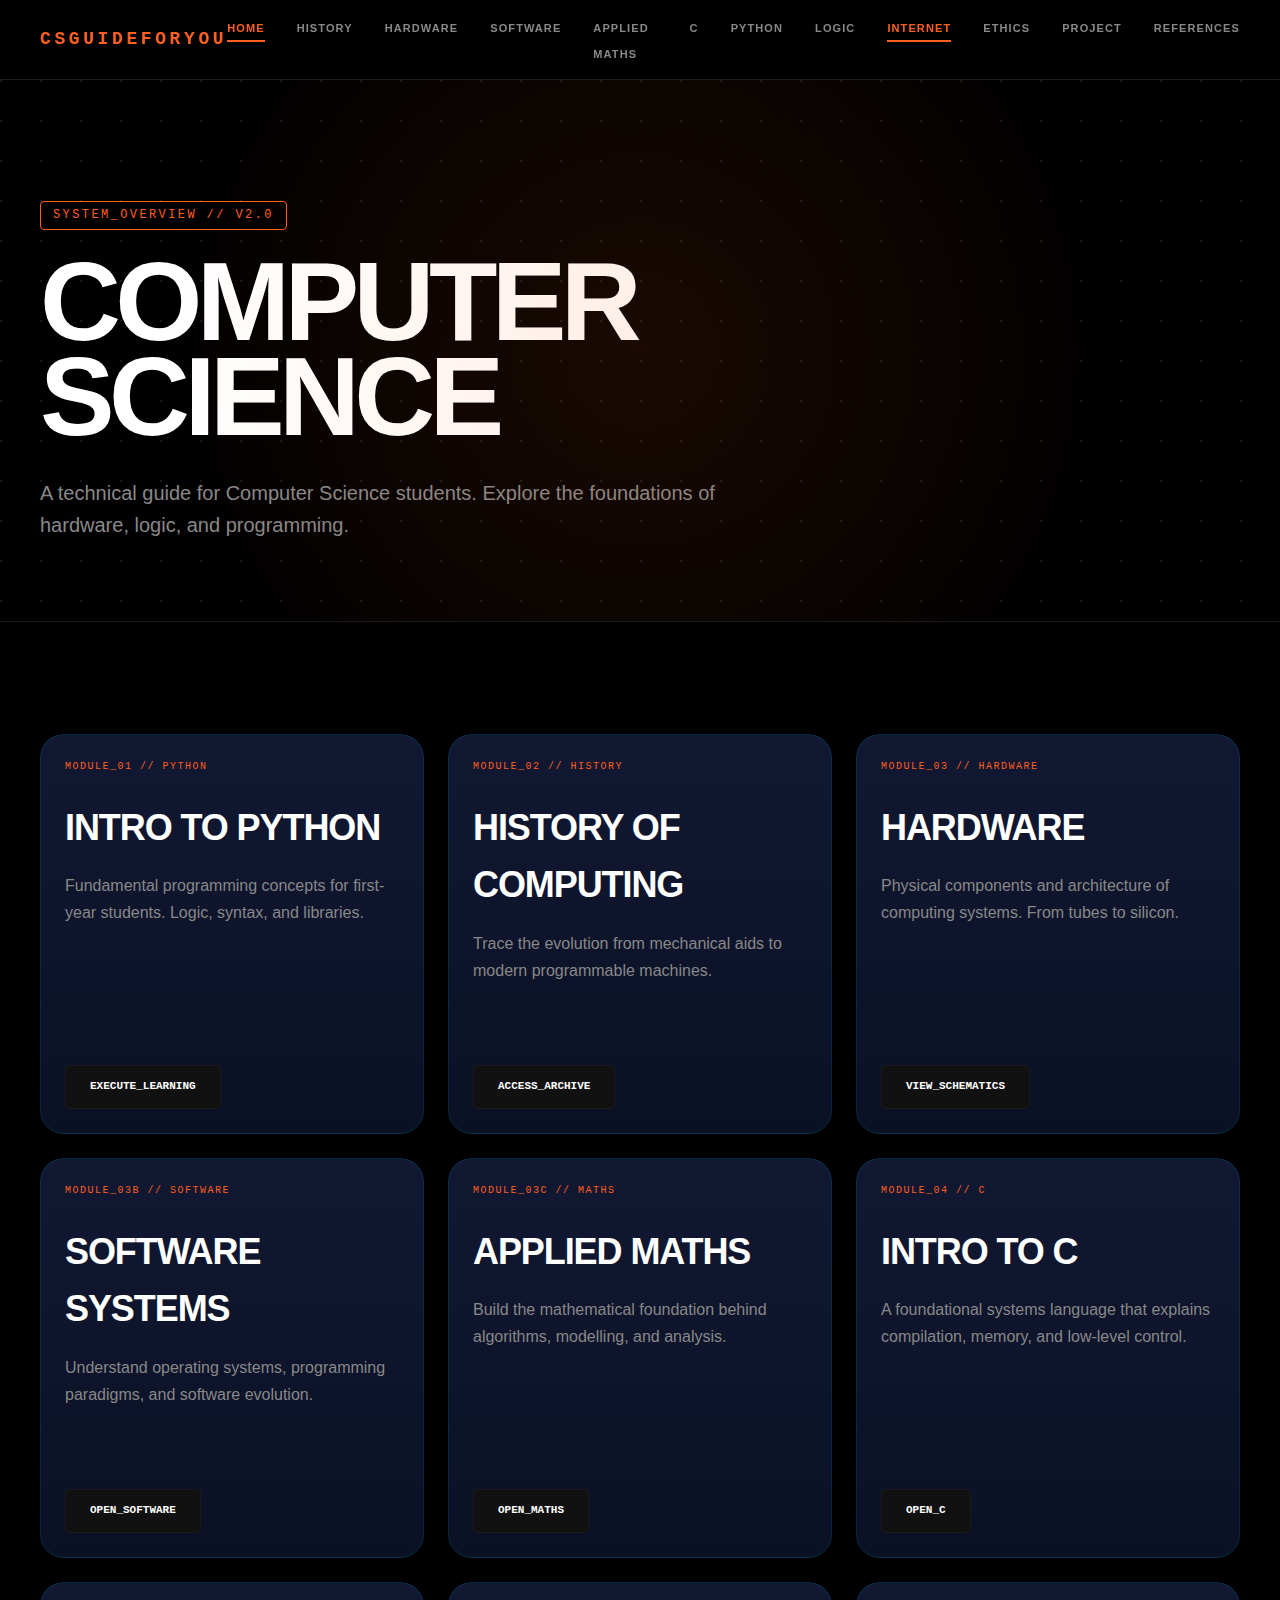
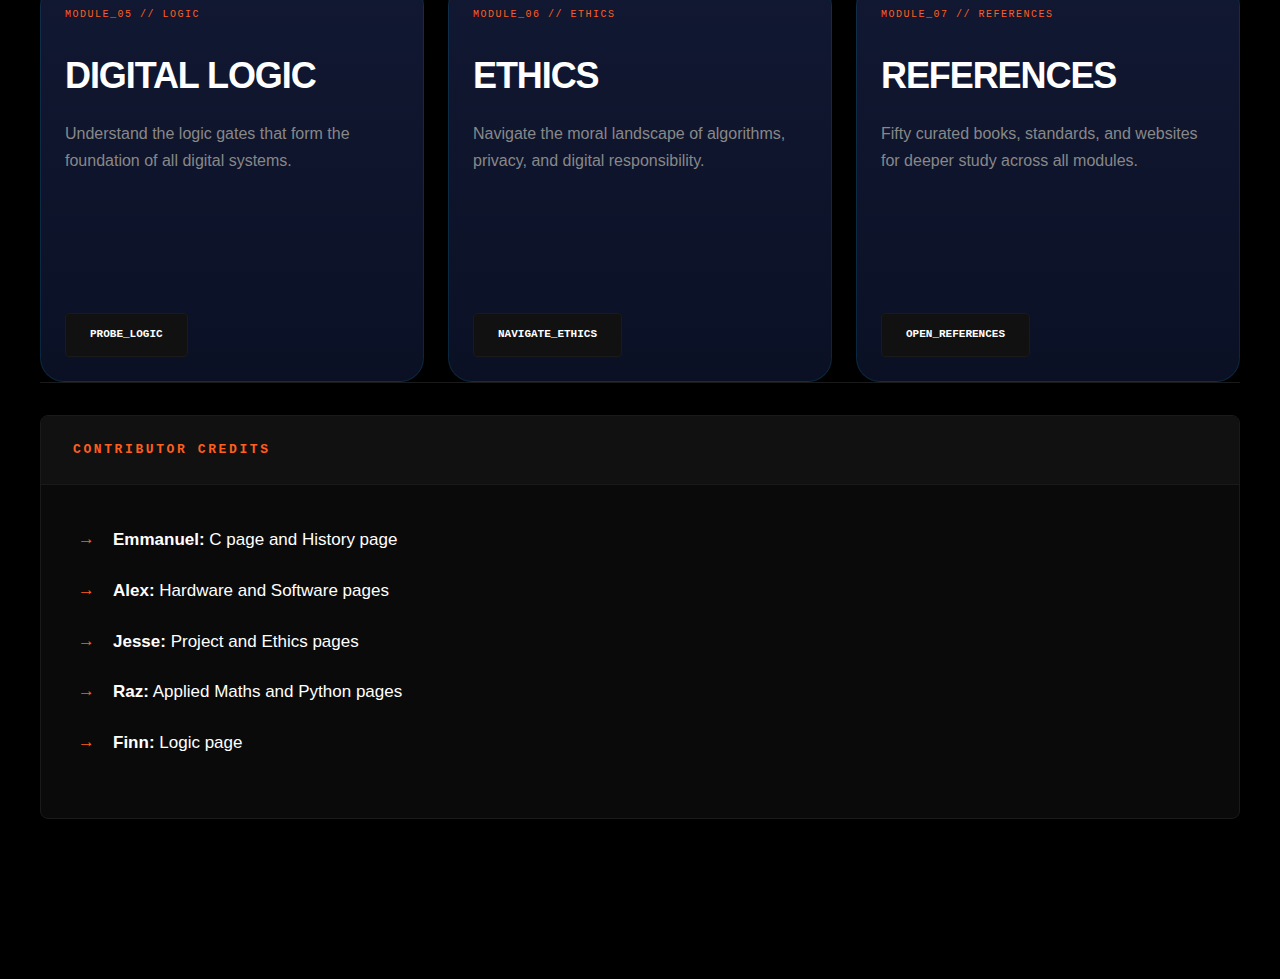
<file: index.html>
<!DOCTYPE html>
<html lang="en">
<head>
    <meta charset="UTF-8">
    <meta name="viewport" content="width=device-width, initial-scale=1.0">
    <title>csguideforyou</title>
    <link rel="stylesheet" href="stylesheet.css">
</head>
<body>

    <nav class="navbar">
        <div class="nav-container">
            <a href="index.html" class="logo">csguideforyou</a>
            <ul class="nav-links">
                <li><a href="index.html" class="active">Home</a></li>
                <li><a href="history.html">History</a></li>
                <li><a href="hardware.html">Hardware</a></li>
                <li><a href="software.html">Software</a></li>
                <li><a href="Appliedmaths.html">Applied Maths</a></li>
                <li><a href="C.html">C</a></li>
                <li><a href="Python.html">Python</a></li>
                <li><a href="logic.html">Logic</a></li>
                <li><a href="internet.html" class="active">Internet</a></li>
                <li><a href="ethics.html">Ethics</a></li>
                <li><a href="Project.html">Project</a></li>
                <li><a href="references.html">References</a></li>
                
            </ul>
        </div>
    </nav>

    <main class="content homepage-content">
        <header class="hero-banner">
            <div class="container">
                <span class="meta-label">SYSTEM_OVERVIEW // V2.0</span>
                <h1 class="hero-title">Computer Science</h1>
                <p class="hero-subtitle">A technical guide for Computer Science students. Explore the foundations of hardware, logic, and programming.</p>
            </div>
        </header>

        <section class="content-body">
            <div class="container">
                <div class="grid-container">
                    <div class="card" onclick="location.href='Python.html'">
                        <div class="card-body">
                            <span class="meta-label">MODULE_01 // PYTHON</span>
                            <h2 class="section-title">Intro To Python</h2>
                            <p class="text-muted">Fundamental programming concepts for first-year students. Logic, syntax, and libraries.</p>
                        </div>
                        <div class="card-links">
                            <a href="Python.html">EXECUTE_LEARNING</a>
                        </div>
                    </div>

                    <div class="card" onclick="location.href='history.html'">
                        <div class="card-body">
                            <span class="meta-label">MODULE_02 // HISTORY</span>
                            <h2 class="section-title">History of Computing</h2>
                            <p class="text-muted">Trace the evolution from mechanical aids to modern programmable machines.</p>
                        </div>
                        <div class="card-links">
                            <a href="history.html">ACCESS_ARCHIVE</a>
                        </div>
                    </div>

                    <div class="card" onclick="location.href='hardware.html'">
                        <div class="card-body">
                            <span class="meta-label">MODULE_03 // HARDWARE</span>
                            <h2 class="section-title">Hardware</h2>
                            <p class="text-muted">Physical components and architecture of computing systems. From tubes to silicon.</p>
                        </div>
                        <div class="card-links">
                            <a href="hardware.html">VIEW_SCHEMATICS</a>
                        </div>
                    </div>

                    <div class="card" onclick="location.href='software.html'">
                        <div class="card-body">
                            <span class="meta-label">MODULE_03B // SOFTWARE</span>
                            <h2 class="section-title">Software Systems</h2>
                            <p class="text-muted">Understand operating systems, programming paradigms, and software evolution.</p>
                        </div>
                        <div class="card-links">
                            <a href="software.html">OPEN_SOFTWARE</a>
                        </div>
                    </div>

                    <div class="card" onclick="location.href='Appliedmaths.html'">
                        <div class="card-body">
                            <span class="meta-label">MODULE_03C // MATHS</span>
                            <h2 class="section-title">Applied Maths</h2>
                            <p class="text-muted">Build the mathematical foundation behind algorithms, modelling, and analysis.</p>
                        </div>
                        <div class="card-links">
                            <a href="Appliedmaths.html">OPEN_MATHS</a>
                        </div>
                    </div>

                    <div class="card" onclick="location.href='C.html'">
                        <div class="card-body">
                            <span class="meta-label">MODULE_04 // C</span>
                            <h2 class="section-title section-title-tight">Intro To C</h2>
                            <p class="text-muted">A foundational systems language that explains compilation, memory, and low-level control.</p>
                        </div>
                        <div class="card-links">
                            <a href="C.html">OPEN_C</a>
                        </div>
                    </div>

                    <div class="card" onclick="location.href='logic.html'">
                        <div class="card-body">
                            <span class="meta-label">MODULE_05 // LOGIC</span>
                            <h2 class="section-title">Digital Logic</h2>
                            <p class="text-muted">Understand the logic gates that form the foundation of all digital systems.</p>
                        </div>
                        <div class="card-links">
                            <a href="logic.html">PROBE_LOGIC</a>
                        </div>
                    </div>

                    <div class="card" onclick="location.href='ethics.html'">
                        <div class="card-body">
                            <span class="meta-label">MODULE_06 // ETHICS</span>
                            <h2 class="section-title">Ethics</h2>
                            <p class="text-muted">Navigate the moral landscape of algorithms, privacy, and digital responsibility.</p>
                        </div>
                        <div class="card-links">
                            <a href="ethics.html">NAVIGATE_ETHICS</a>
                        </div>
                    </div>

                    <div class="card" onclick="location.href='references.html'">
                        <div class="card-body">
                            <span class="meta-label">MODULE_07 // REFERENCES</span>
                            <h2 class="section-title">References</h2>
                            <p class="text-muted">Fifty curated books, standards, and websites for deeper study across all modules.</p>
                        </div>
                        <div class="card-links">
                            <a href="references.html">OPEN_REFERENCES</a>
                        </div>
                    </div>
                </div>

                <section class="info-section" style="margin-top: 2rem;">
                    <h2>Contributor Credits</h2>
                    <div class="section-content">
                        <ul>
                            <li><strong>Emmanuel:</strong> C page and History page</li>
                            <li><strong>Alex:</strong> Hardware and Software pages</li>
                            <li><strong>Jesse:</strong> Project and Ethics pages</li>
                            <li><strong>Raz:</strong> Applied Maths and Python pages</li>
                            <li><strong>Finn:</strong> Logic page</li>
                        </ul>
                    </div>
                </section>
            </div>
        </section>
    </main>

</body>
</html>
</file>
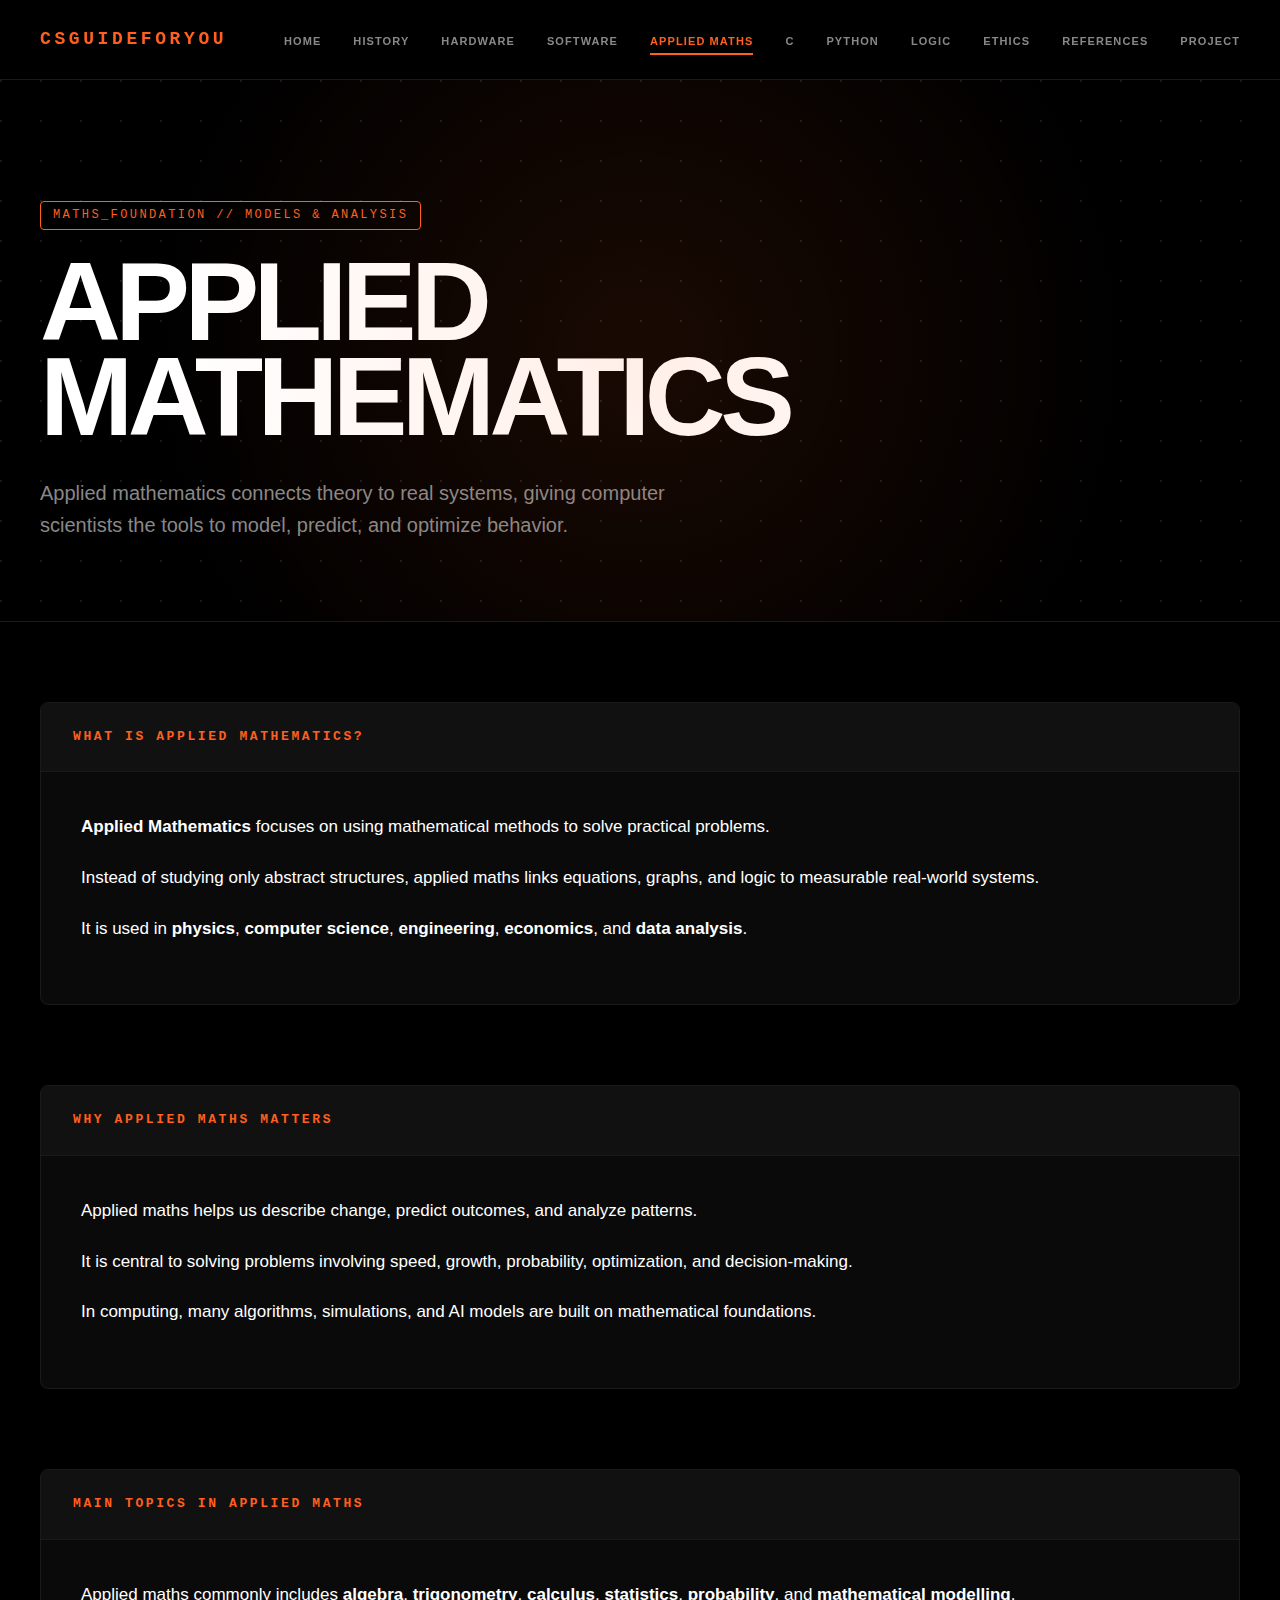
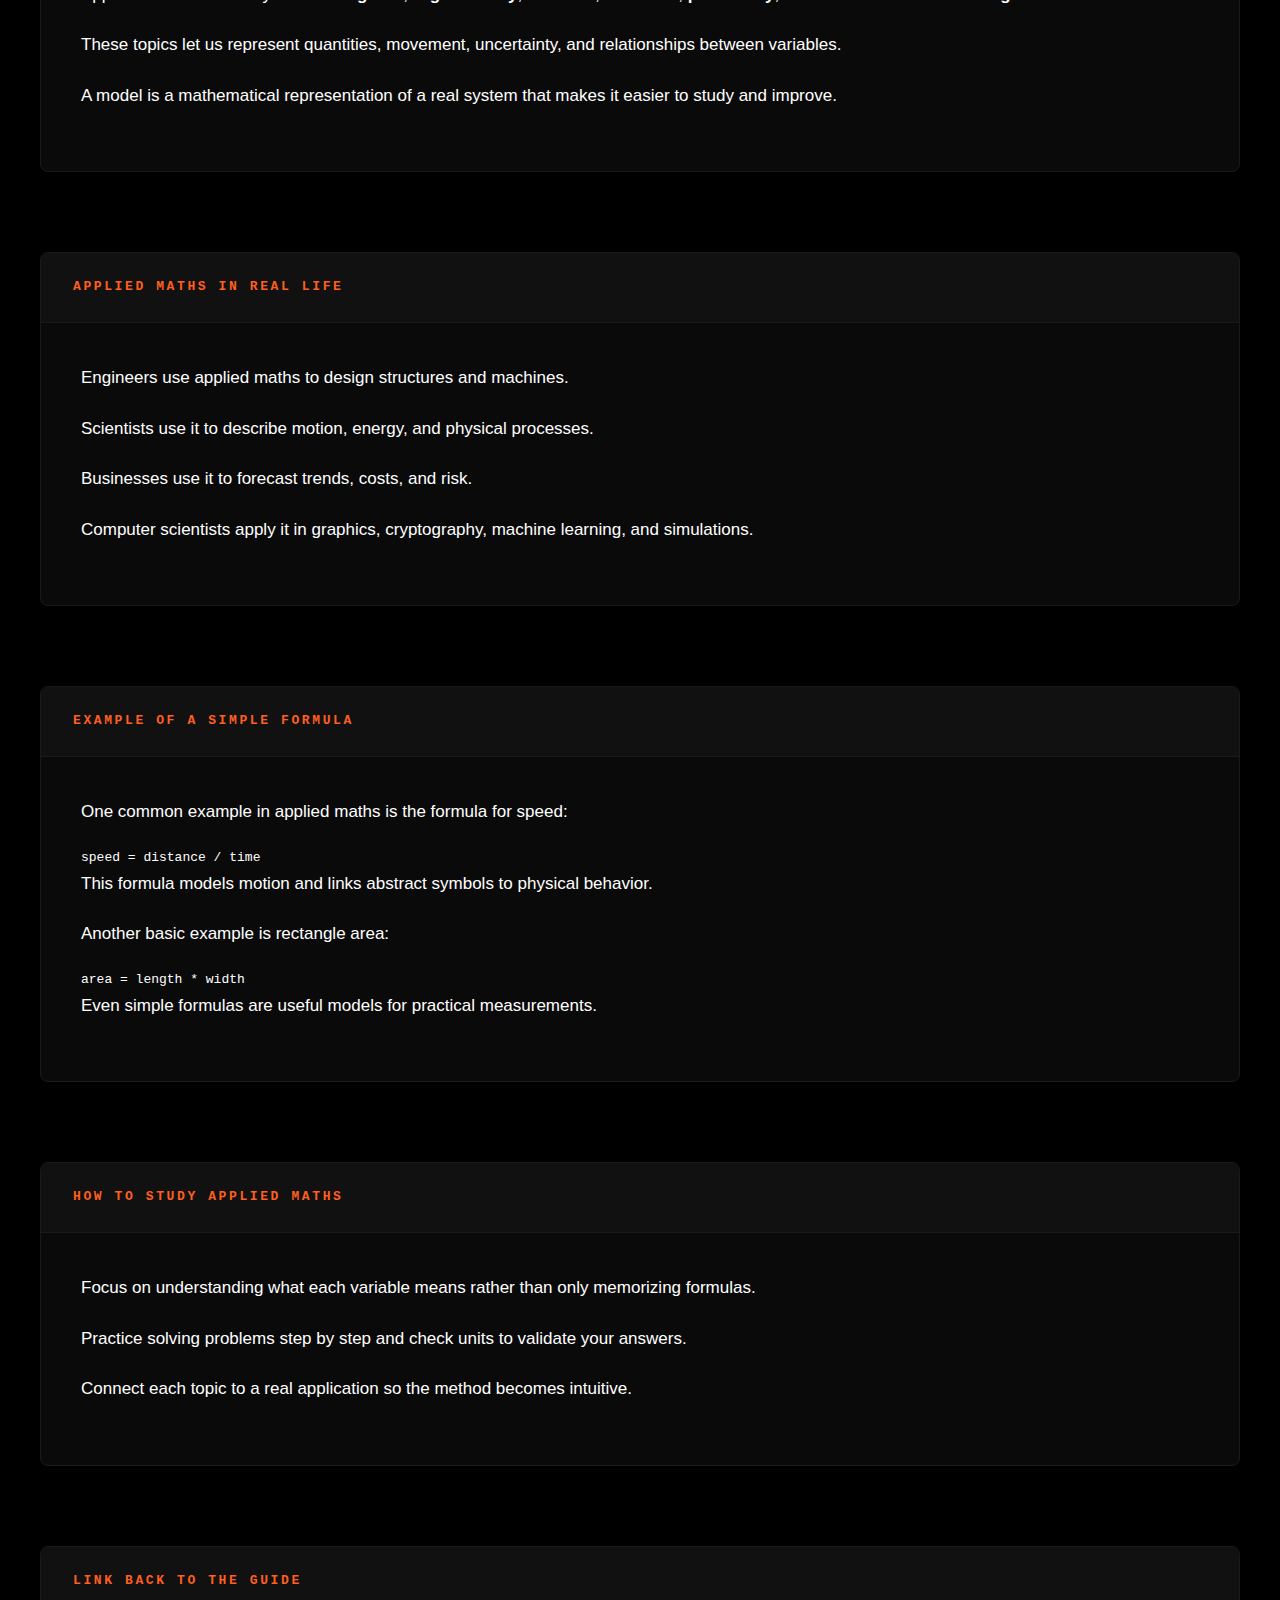
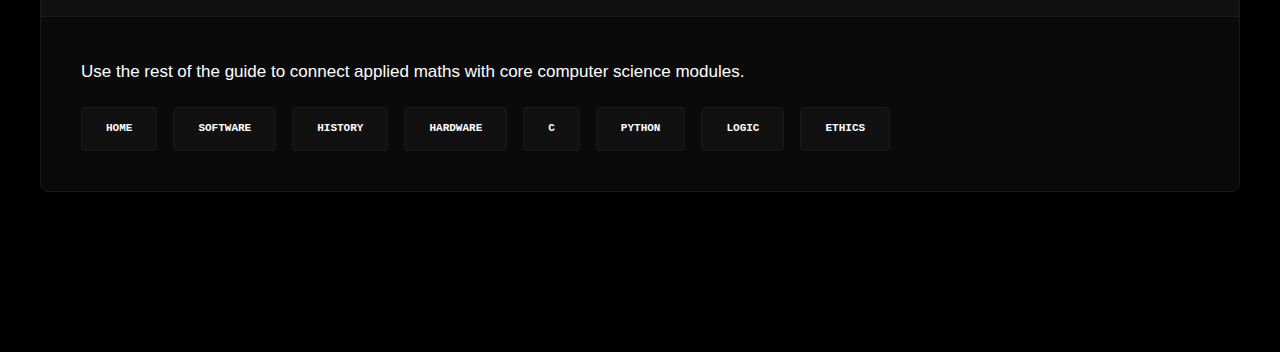
<file: Appliedmaths.html>
<!DOCTYPE html>
<html lang="en">
<head>
    <meta charset="UTF-8">
    <meta name="viewport" content="width=device-width, initial-scale=1.0">
    <title>Applied Maths - csguideforyou</title>
    <link rel="stylesheet" href="stylesheet.css">
</head>
<body>
    <nav class="navbar">
        <div class="nav-container">
            <a href="index.html" class="logo">csguideforyou</a>
            <ul class="nav-links">
                <li><a href="index.html">Home</a></li>
                <li><a href="history.html">History</a></li>
                <li><a href="hardware.html">Hardware</a></li>
                <li><a href="software.html">Software</a></li>
                <li><a href="Appliedmaths.html" class="active">Applied Maths</a></li>
                <li><a href="C.html">C</a></li>
                <li><a href="Python.html">Python</a></li>
                <li><a href="logic.html">Logic</a></li>
                <li><a href="ethics.html">Ethics</a></li>
                <li><a href="references.html">References</a></li>
                <li><a href="Project.html">Project</a></li>
            </ul>
        </div>
    </nav>

    <main class="content">
        <header class="hero-banner">
            <div class="container">
                <span class="meta-label">MATHS_FOUNDATION // MODELS & ANALYSIS</span>
                <h1>Applied Mathematics</h1>
                <p>Applied mathematics connects theory to real systems, giving computer scientists the tools to model, predict, and optimize behavior.</p>
            </div>
        </header>

        <section class="content-body">
            <div class="container">

                <section class="info-section">
                    <h2>What Is Applied Mathematics?</h2>
                    <div class="section-content">
                        <p>
                            <strong>Applied Mathematics</strong> focuses on using mathematical methods to solve practical problems.
                        </p>
                        <p>
                            Instead of studying only abstract structures, applied maths links equations, graphs, and logic to measurable real-world systems.
                        </p>
                        <p>
                            It is used in <strong>physics</strong>, <strong>computer science</strong>, <strong>engineering</strong>, <strong>economics</strong>, and <strong>data analysis</strong>.
                        </p>
                    </div>
                </section>

                <section class="info-section">
                    <h2>Why Applied Maths Matters</h2>
                    <div class="section-content">
                        <p>Applied maths helps us describe change, predict outcomes, and analyze patterns.</p>
                        <p>It is central to solving problems involving speed, growth, probability, optimization, and decision-making.</p>
                        <p>In computing, many algorithms, simulations, and AI models are built on mathematical foundations.</p>
                    </div>
                </section>

                <section class="info-section">
                    <h2>Main Topics In Applied Maths</h2>
                    <div class="section-content">
                        <p>
                            Applied maths commonly includes <strong>algebra</strong>, <strong>trigonometry</strong>, <strong>calculus</strong>, <strong>statistics</strong>, <strong>probability</strong>, and <strong>mathematical modelling</strong>.
                        </p>
                        <p>These topics let us represent quantities, movement, uncertainty, and relationships between variables.</p>
                        <p>A model is a mathematical representation of a real system that makes it easier to study and improve.</p>
                    </div>
                </section>

                <section class="info-section">
                    <h2>Applied Maths In Real Life</h2>
                    <div class="section-content">
                        <p>Engineers use applied maths to design structures and machines.</p>
                        <p>Scientists use it to describe motion, energy, and physical processes.</p>
                        <p>Businesses use it to forecast trends, costs, and risk.</p>
                        <p>Computer scientists apply it in graphics, cryptography, machine learning, and simulations.</p>
                    </div>
                </section>

                <section class="info-section">
                    <h2>Example Of A Simple Formula</h2>
                    <div class="section-content">
                        <p>One common example in applied maths is the formula for speed:</p>
                        <pre><code>speed = distance / time</code></pre>
                        <p>This formula models motion and links abstract symbols to physical behavior.</p>
                        <p>Another basic example is rectangle area:</p>
                        <pre><code>area = length * width</code></pre>
                        <p>Even simple formulas are useful models for practical measurements.</p>
                    </div>
                </section>

                <section class="info-section">
                    <h2>How To Study Applied Maths</h2>
                    <div class="section-content">
                        <p>Focus on understanding what each variable means rather than only memorizing formulas.</p>
                        <p>Practice solving problems step by step and check units to validate your answers.</p>
                        <p>Connect each topic to a real application so the method becomes intuitive.</p>
                    </div>
                </section>

                <section class="info-section">
                    <h2>Link Back To The Guide</h2>
                    <div class="section-content">
                        <p>Use the rest of the guide to connect applied maths with core computer science modules.</p>
                        <div class="card-links">
                            <a href="index.html">Home</a>
                            <a href="software.html">Software</a>
                            <a href="history.html">History</a>
                            <a href="hardware.html">Hardware</a>
                            <a href="C.html">C</a>
                            <a href="Python.html">Python</a>
                            <a href="logic.html">Logic</a>
                            <a href="ethics.html">Ethics</a>
                        </div>
                    </div>
                </section>

            </div>
        </section>
    </main>
</body>
</html>
</file>
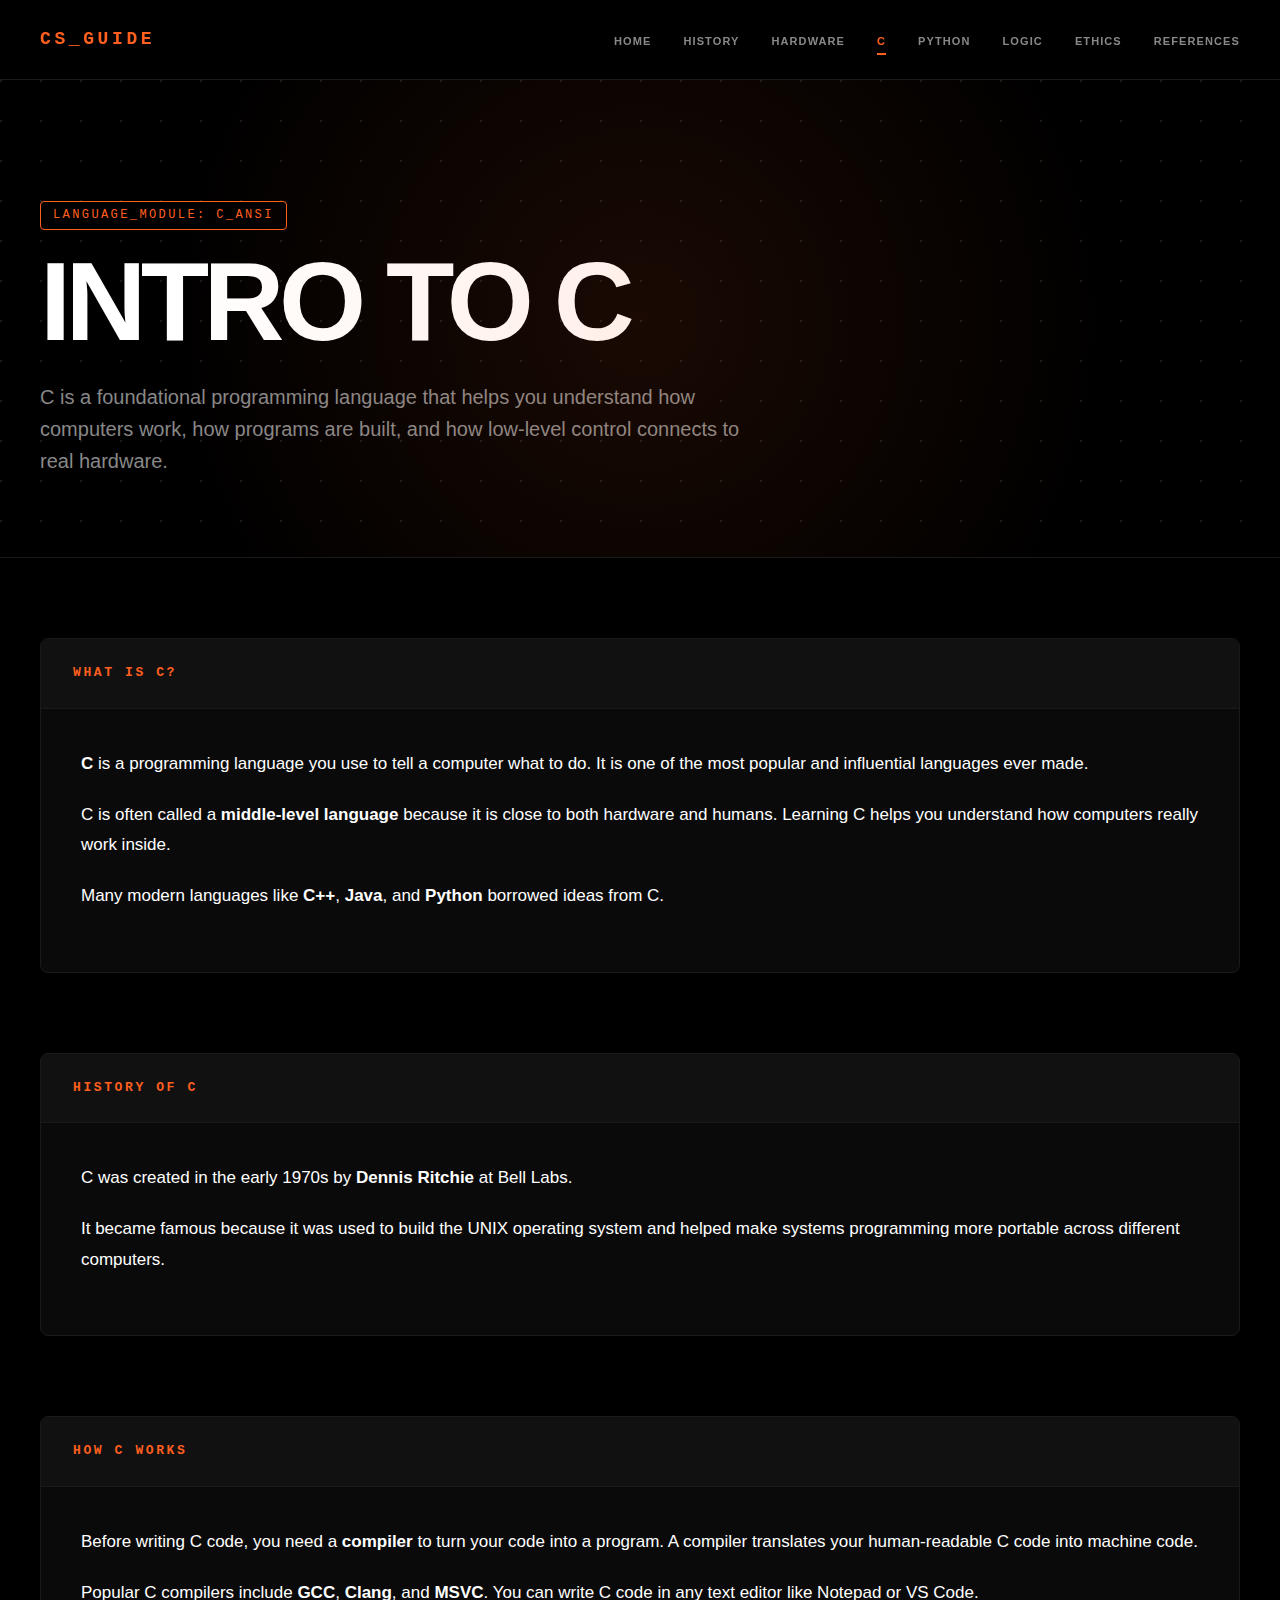
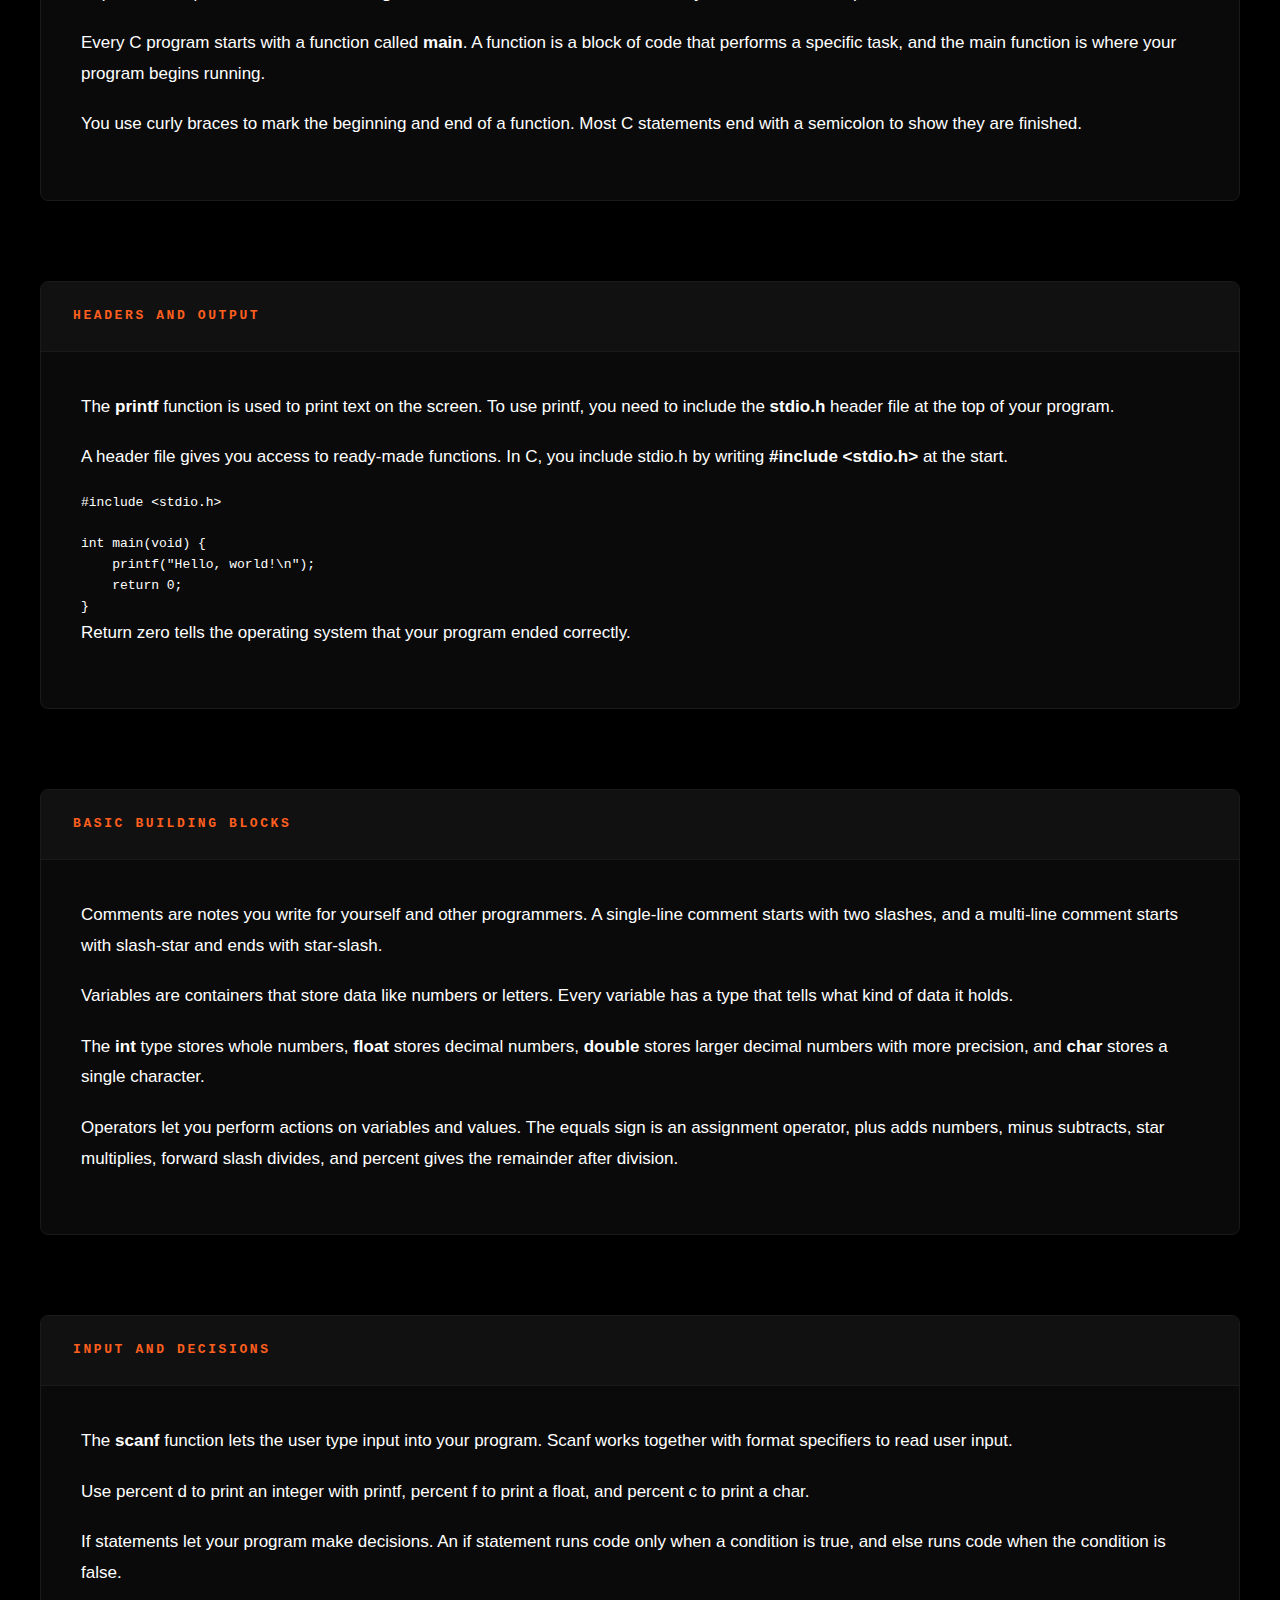
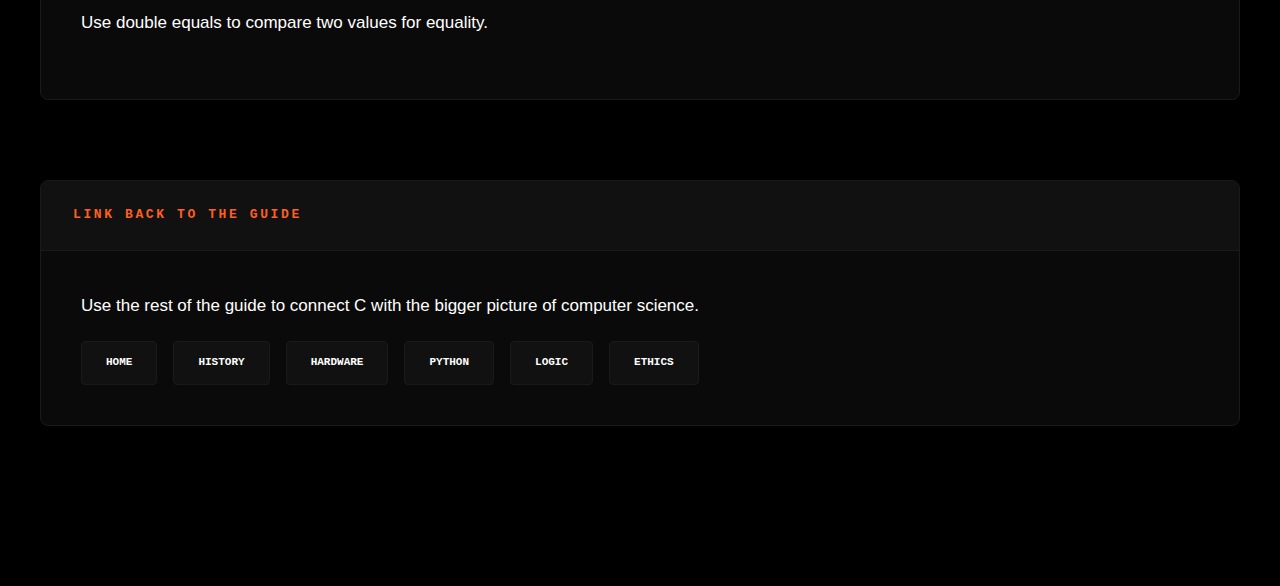
<file: C.html>
<!DOCTYPE html>
<html lang="en">
<head>
    <meta charset="UTF-8">
    <meta name="viewport" content="width=device-width, initial-scale=1.0">
    <title>C Programming - CS Guide</title>
    <link rel="stylesheet" href="stylesheet.css">
</head>
<body>
    <nav class="navbar">
        <div class="nav-container">
            <a href="index.html" class="logo">CS_GUIDE</a>
            <ul class="nav-links">
                <li><a href="index.html">Home</a></li>
                <li><a href="history.html">History</a></li>
                <li><a href="hardware.html">Hardware</a></li>
                <li><a href="C.html" class="active">C</a></li>
                <li><a href="Python.html">Python</a></li>
                <li><a href="logic.html">Logic</a></li>
                <li><a href="ethics.html">Ethics</a></li>
                <li><a href="references.html">References</a></li>
            </ul>
        </div>
    </nav>

    <main class="content">
        <header class="hero-banner">
            <div class="container">
                <span class="meta-label">LANGUAGE_MODULE: C_ANSI</span>
                <h1>Intro To C</h1>
                <p>C is a foundational programming language that helps you understand how computers work, how programs are built, and how low-level control connects to real hardware.</p>
            </div>
        </header>

        <section class="content-body">
            <div class="container">
                <section class="info-section">
                    <h2>What Is C?</h2>
                    <div class="section-content">
                        <p>
                            <strong>C</strong> is a programming language you use to tell a computer what to do. It is one of the most popular and influential languages ever made.
                        </p>
                        <p>
                            C is often called a <strong>middle-level language</strong> because it is close to both hardware and humans. Learning C helps you understand how computers really work inside.
                        </p>
                        <p>
                            Many modern languages like <strong>C++</strong>, <strong>Java</strong>, and <strong>Python</strong> borrowed ideas from C.
                        </p>
                    </div>
                </section>

                <section class="info-section">
                    <h2>History of C</h2>
                    <div class="section-content">
                        <p>
                            C was created in the early 1970s by <strong>Dennis Ritchie</strong> at Bell Labs.
                        </p>
                        <p>
                            It became famous because it was used to build the UNIX operating system and helped make systems programming more portable across different computers.
                        </p>
                    </div>
                </section>

                <section class="info-section">
                    <h2>How C Works</h2>
                    <div class="section-content">
                        <p>
                            Before writing C code, you need a <strong>compiler</strong> to turn your code into a program. A compiler translates your human-readable C code into machine code.
                        </p>
                        <p>
                            Popular C compilers include <strong>GCC</strong>, <strong>Clang</strong>, and <strong>MSVC</strong>. You can write C code in any text editor like Notepad or VS Code.
                        </p>
                        <p>
                            Every C program starts with a function called <strong>main</strong>. A function is a block of code that performs a specific task, and the main function is where your program begins running.
                        </p>
                        <p>
                            You use curly braces to mark the beginning and end of a function. Most C statements end with a semicolon to show they are finished.
                        </p>
                    </div>
                </section>

                <section class="info-section">
                    <h2>Headers And Output</h2>
                    <div class="section-content">
                        <p>
                            The <strong>printf</strong> function is used to print text on the screen. To use printf, you need to include the <strong>stdio.h</strong> header file at the top of your program.
                        </p>
                        <p>
                            A header file gives you access to ready-made functions. In C, you include stdio.h by writing <strong>#include &lt;stdio.h&gt;</strong> at the start.
                        </p>
                        <pre><code>#include &lt;stdio.h&gt;

int main(void) {
    printf("Hello, world!\n");
    return 0;
}</code></pre>
                        <p>
                            Return zero tells the operating system that your program ended correctly.
                        </p>
                    </div>
                </section>

                <section class="info-section">
                    <h2>Basic Building Blocks</h2>
                    <div class="section-content">
                        <p>
                            Comments are notes you write for yourself and other programmers. A single-line comment starts with two slashes, and a multi-line comment starts with slash-star and ends with star-slash.
                        </p>
                        <p>
                            Variables are containers that store data like numbers or letters. Every variable has a type that tells what kind of data it holds.
                        </p>
                        <p>
                            The <strong>int</strong> type stores whole numbers, <strong>float</strong> stores decimal numbers, <strong>double</strong> stores larger decimal numbers with more precision, and <strong>char</strong> stores a single character.
                        </p>
                        <p>
                            Operators let you perform actions on variables and values. The equals sign is an assignment operator, plus adds numbers, minus subtracts, star multiplies, forward slash divides, and percent gives the remainder after division.
                        </p>
                    </div>
                </section>

                <section class="info-section">
                    <h2>Input And Decisions</h2>
                    <div class="section-content">
                        <p>
                            The <strong>scanf</strong> function lets the user type input into your program. Scanf works together with format specifiers to read user input.
                        </p>
                        <p>
                            Use percent d to print an integer with printf, percent f to print a float, and percent c to print a char.
                        </p>
                        <p>
                            If statements let your program make decisions. An if statement runs code only when a condition is true, and else runs code when the condition is false.
                        </p>
                        <p>
                            Use double equals to compare two values for equality.
                        </p>
                    </div>
                </section>

                <section class="info-section">
                    <h2>Link Back To The Guide</h2>
                    <div class="section-content">
                        <p>Use the rest of the guide to connect C with the bigger picture of computer science.</p>
                        <div class="card-links">
                            <a href="index.html">Home</a>
                            <a href="history.html">History</a>
                            <a href="hardware.html">Hardware</a>
                            <a href="Python.html">Python</a>
                            <a href="logic.html">Logic</a>
                            <a href="ethics.html">Ethics</a>
                        </div>
                    </div>
                </section>
            </div>
        </section>
    </main>
</body>
</html>
</file>
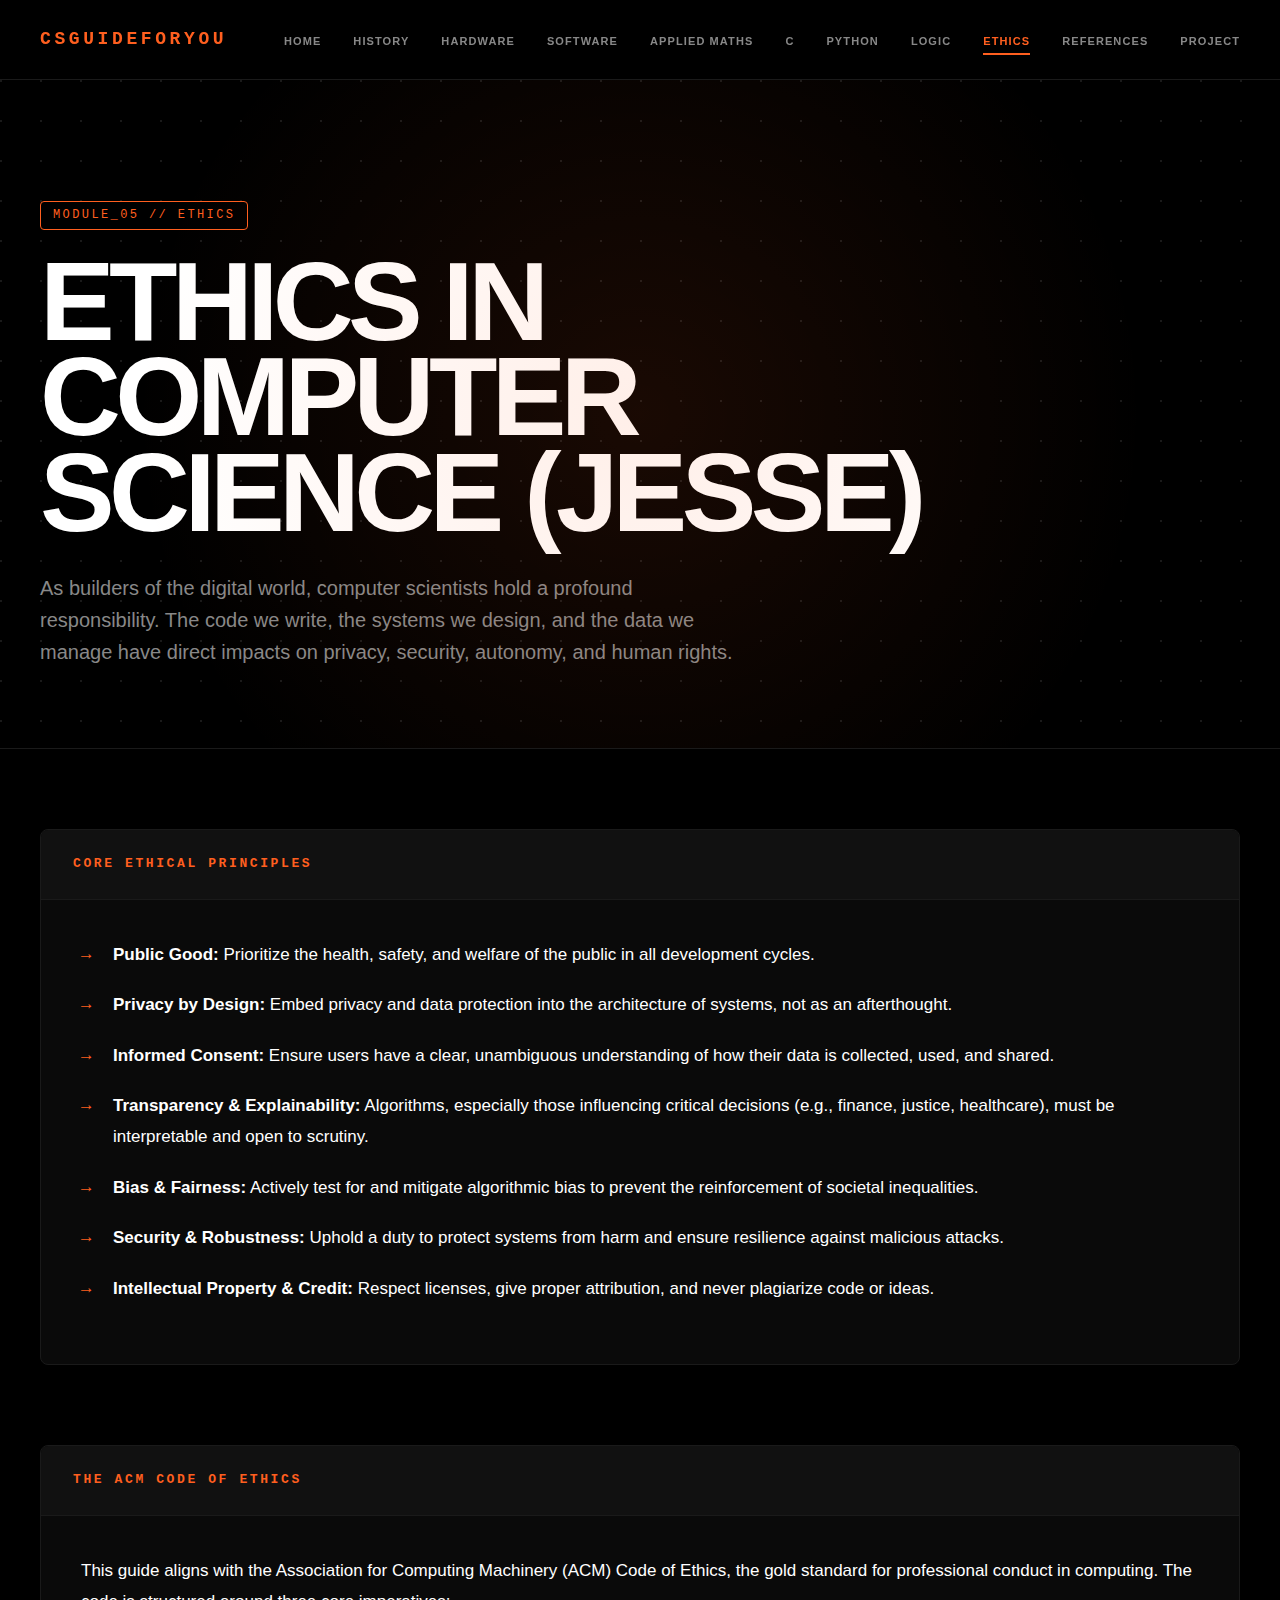
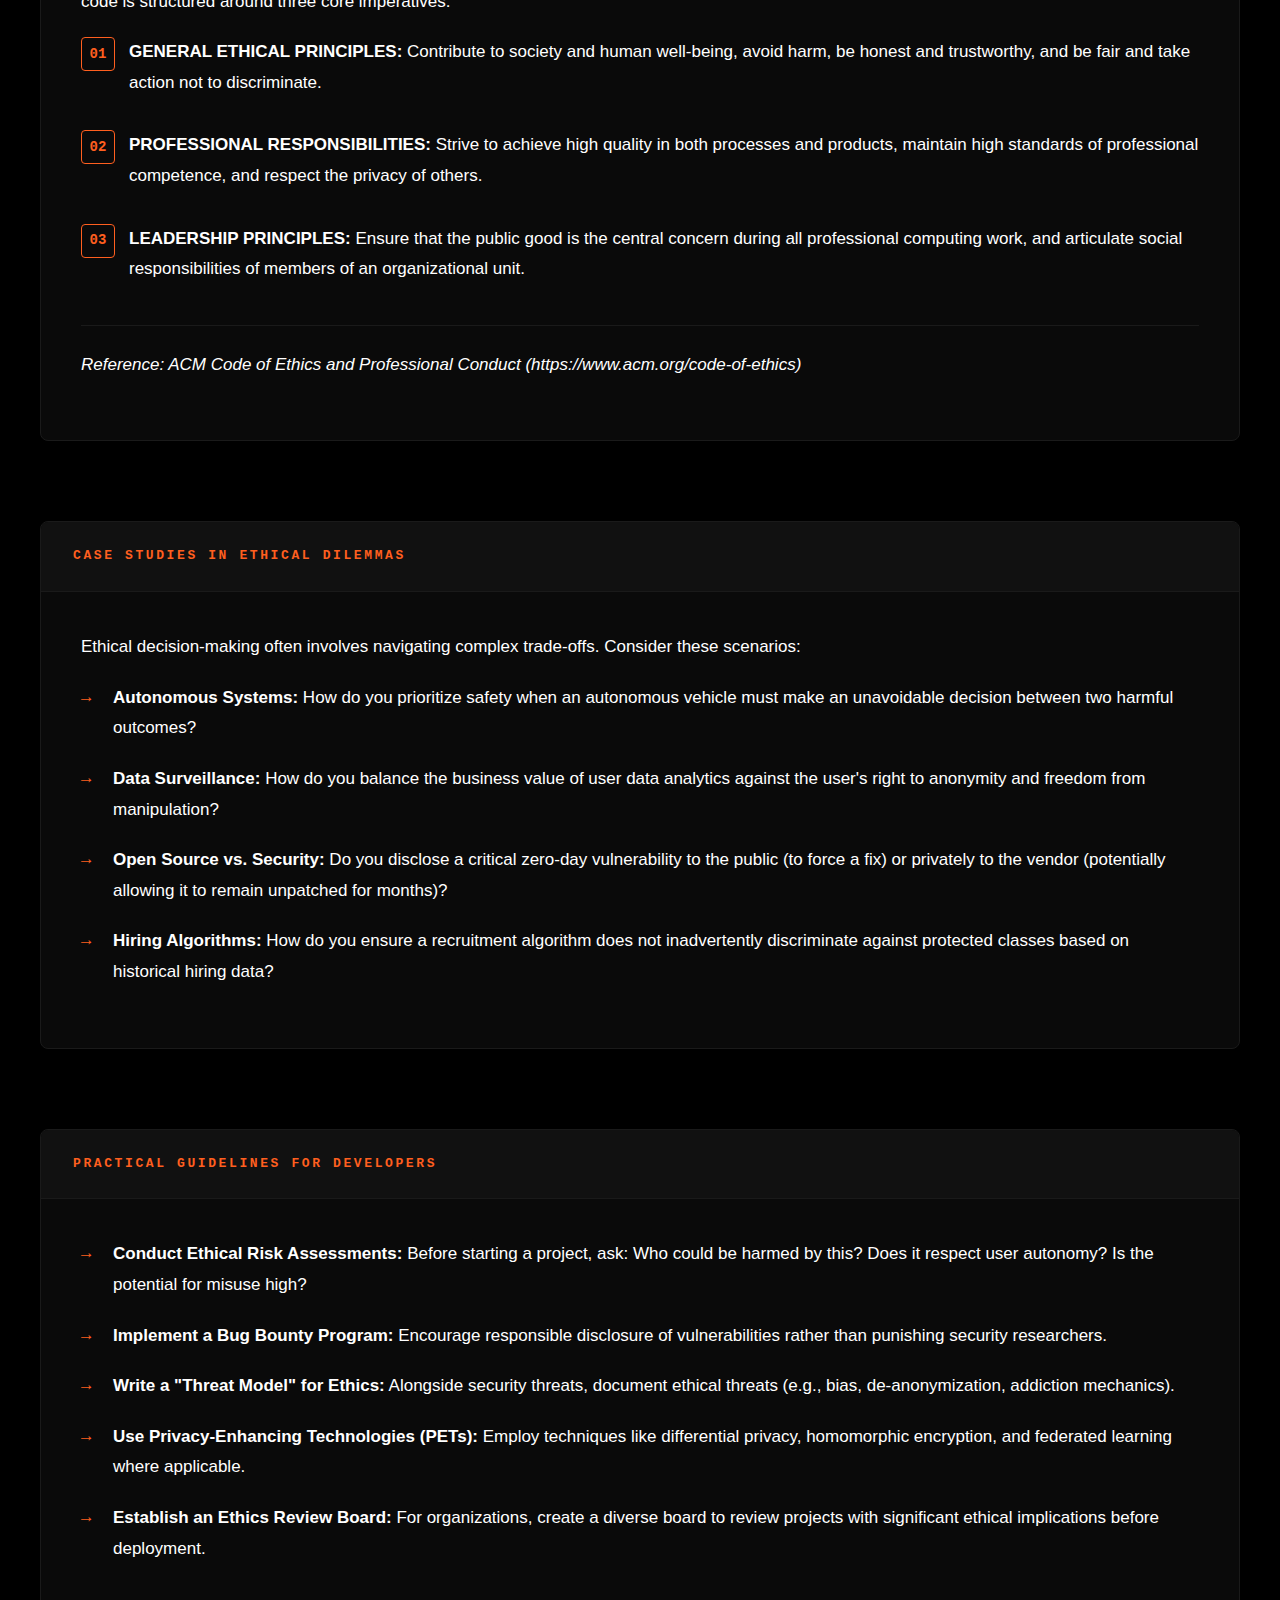
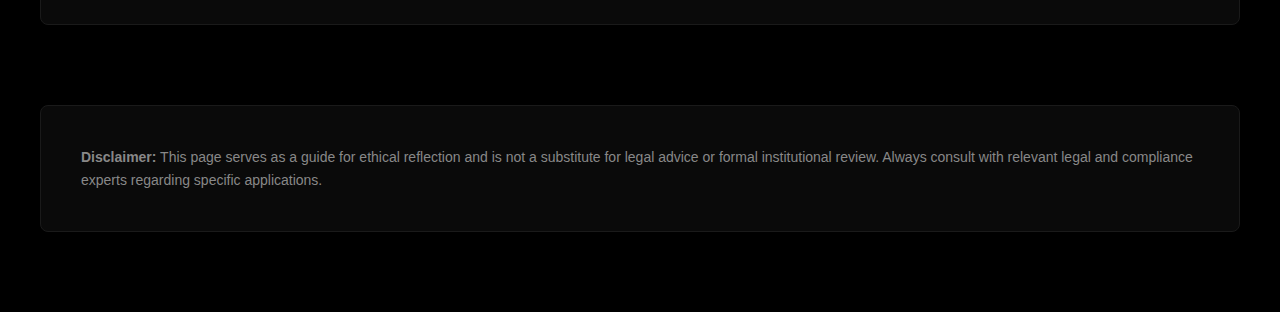
<file: ethics.html>
<!DOCTYPE html>
<html lang="en">
<head>
    <meta charset="UTF-8">
    <meta name="viewport" content="width=device-width, initial-scale=1.0">
    <title>Ethics | csguideforyou</title>
    <link rel="stylesheet" href="stylesheet.css">
</head>
<body>
    <nav class="navbar">
        <div class="nav-container">
            <a href="index.html" class="logo">csguideforyou</a>
            <ul class="nav-links">
                <li><a href="index.html">Home</a></li>
                <li><a href="history.html">History</a></li>
                <li><a href="hardware.html">Hardware</a></li>
                <li><a href="software.html">Software</a></li>
                <li><a href="Appliedmaths.html">Applied Maths</a></li>
                <li><a href="C.html">C</a></li>
                <li><a href="Python.html">Python</a></li>
                <li><a href="logic.html">Logic</a></li>
                <li><a href="ethics.html" class="active">Ethics</a></li>
                <li><a href="references.html">References</a></li>
                <li><a href="Project.html">Project</a></li>
            </ul>
        </div>
    </nav>

    <main class="content">
        <header class="hero-banner">
            <div class="container">
                <span class="meta-label">MODULE_05 // ETHICS</span>
                <h1>Ethics in Computer Science (Jesse)</h1>
                <p>As builders of the digital world, computer scientists hold a profound responsibility. The code we write, the systems we design, and the data we manage have direct impacts on privacy, security, autonomy, and human rights.</p>
            </div>
        </header>

        <div class="content-body">
            <div class="container">
                <div class="ethics-container">
                    <section class="info-section">
                        <h2>Core Ethical Principles</h2>
                        <div class="section-content">
                            <ul>
                                <li><strong>Public Good:</strong> Prioritize the health, safety, and welfare of the public in all development cycles.</li>
                                <li><strong>Privacy by Design:</strong> Embed privacy and data protection into the architecture of systems, not as an afterthought.</li>
                                <li><strong>Informed Consent:</strong> Ensure users have a clear, unambiguous understanding of how their data is collected, used, and shared.</li>
                                <li><strong>Transparency & Explainability:</strong> Algorithms, especially those influencing critical decisions (e.g., finance, justice, healthcare), must be interpretable and open to scrutiny.</li>
                                <li><strong>Bias & Fairness:</strong> Actively test for and mitigate algorithmic bias to prevent the reinforcement of societal inequalities.</li>
                                <li><strong>Security & Robustness:</strong> Uphold a duty to protect systems from harm and ensure resilience against malicious attacks.</li>
                                <li><strong>Intellectual Property & Credit:</strong> Respect licenses, give proper attribution, and never plagiarize code or ideas.</li>
                            </ul>
                        </div>
                    </section>

                    <section class="info-section">
                        <h2>The ACM Code of Ethics</h2>
                        <div class="section-content">
                            <p>This guide aligns with the Association for Computing Machinery (ACM) Code of Ethics, the gold standard for professional conduct in computing. The code is structured around three core imperatives:</p>
                            <ol class="numbered-list">
                                <li><strong>GENERAL ETHICAL PRINCIPLES:</strong> Contribute to society and human well-being, avoid harm, be honest and trustworthy, and be fair and take action not to discriminate.</li>
                                <li><strong>PROFESSIONAL RESPONSIBILITIES:</strong> Strive to achieve high quality in both processes and products, maintain high standards of professional competence, and respect the privacy of others.</li>
                                <li><strong>LEADERSHIP PRINCIPLES:</strong> Ensure that the public good is the central concern during all professional computing work, and articulate social responsibilities of members of an organizational unit.</li>
                            </ol>
                            <p class="reference"><em>Reference: ACM Code of Ethics and Professional Conduct (https://www.acm.org/code-of-ethics)</em></p>
                        </div>
                    </section>

                    <section class="info-section">
                        <h2>Case Studies in Ethical Dilemmas</h2>
                        <div class="section-content">
                            <p>Ethical decision-making often involves navigating complex trade-offs. Consider these scenarios:</p>
                            <ul>
                                <li><strong>Autonomous Systems:</strong> How do you prioritize safety when an autonomous vehicle must make an unavoidable decision between two harmful outcomes?</li>
                                <li><strong>Data Surveillance:</strong> How do you balance the business value of user data analytics against the user's right to anonymity and freedom from manipulation?</li>
                                <li><strong>Open Source vs. Security:</strong> Do you disclose a critical zero-day vulnerability to the public (to force a fix) or privately to the vendor (potentially allowing it to remain unpatched for months)?</li>
                                <li><strong>Hiring Algorithms:</strong> How do you ensure a recruitment algorithm does not inadvertently discriminate against protected classes based on historical hiring data?</li>
                            </ul>
                        </div>
                    </section>

                    <section class="info-section">
                        <h2>Practical Guidelines for Developers</h2>
                        <div class="section-content">
                            <ul>
                                <li><strong>Conduct Ethical Risk Assessments:</strong> Before starting a project, ask: Who could be harmed by this? Does it respect user autonomy? Is the potential for misuse high?</li>
                                <li><strong>Implement a Bug Bounty Program:</strong> Encourage responsible disclosure of vulnerabilities rather than punishing security researchers.</li>
                                <li><strong>Write a "Threat Model" for Ethics:</strong> Alongside security threats, document ethical threats (e.g., bias, de-anonymization, addiction mechanics).</li>
                                <li><strong>Use Privacy-Enhancing Technologies (PETs):</strong> Employ techniques like differential privacy, homomorphic encryption, and federated learning where applicable.</li>
                                <li><strong>Establish an Ethics Review Board:</strong> For organizations, create a diverse board to review projects with significant ethical implications before deployment.</li>
                            </ul>
                        </div>
                    </section>

                    <footer class="page-footer">
                        <p><strong>Disclaimer:</strong> This page serves as a guide for ethical reflection and is not a substitute for legal advice or formal institutional review. Always consult with relevant legal and compliance experts regarding specific applications.</p>
                    </footer>
                </div>
            </div>
        </div>
    </main>
</body>
</html>
</file>
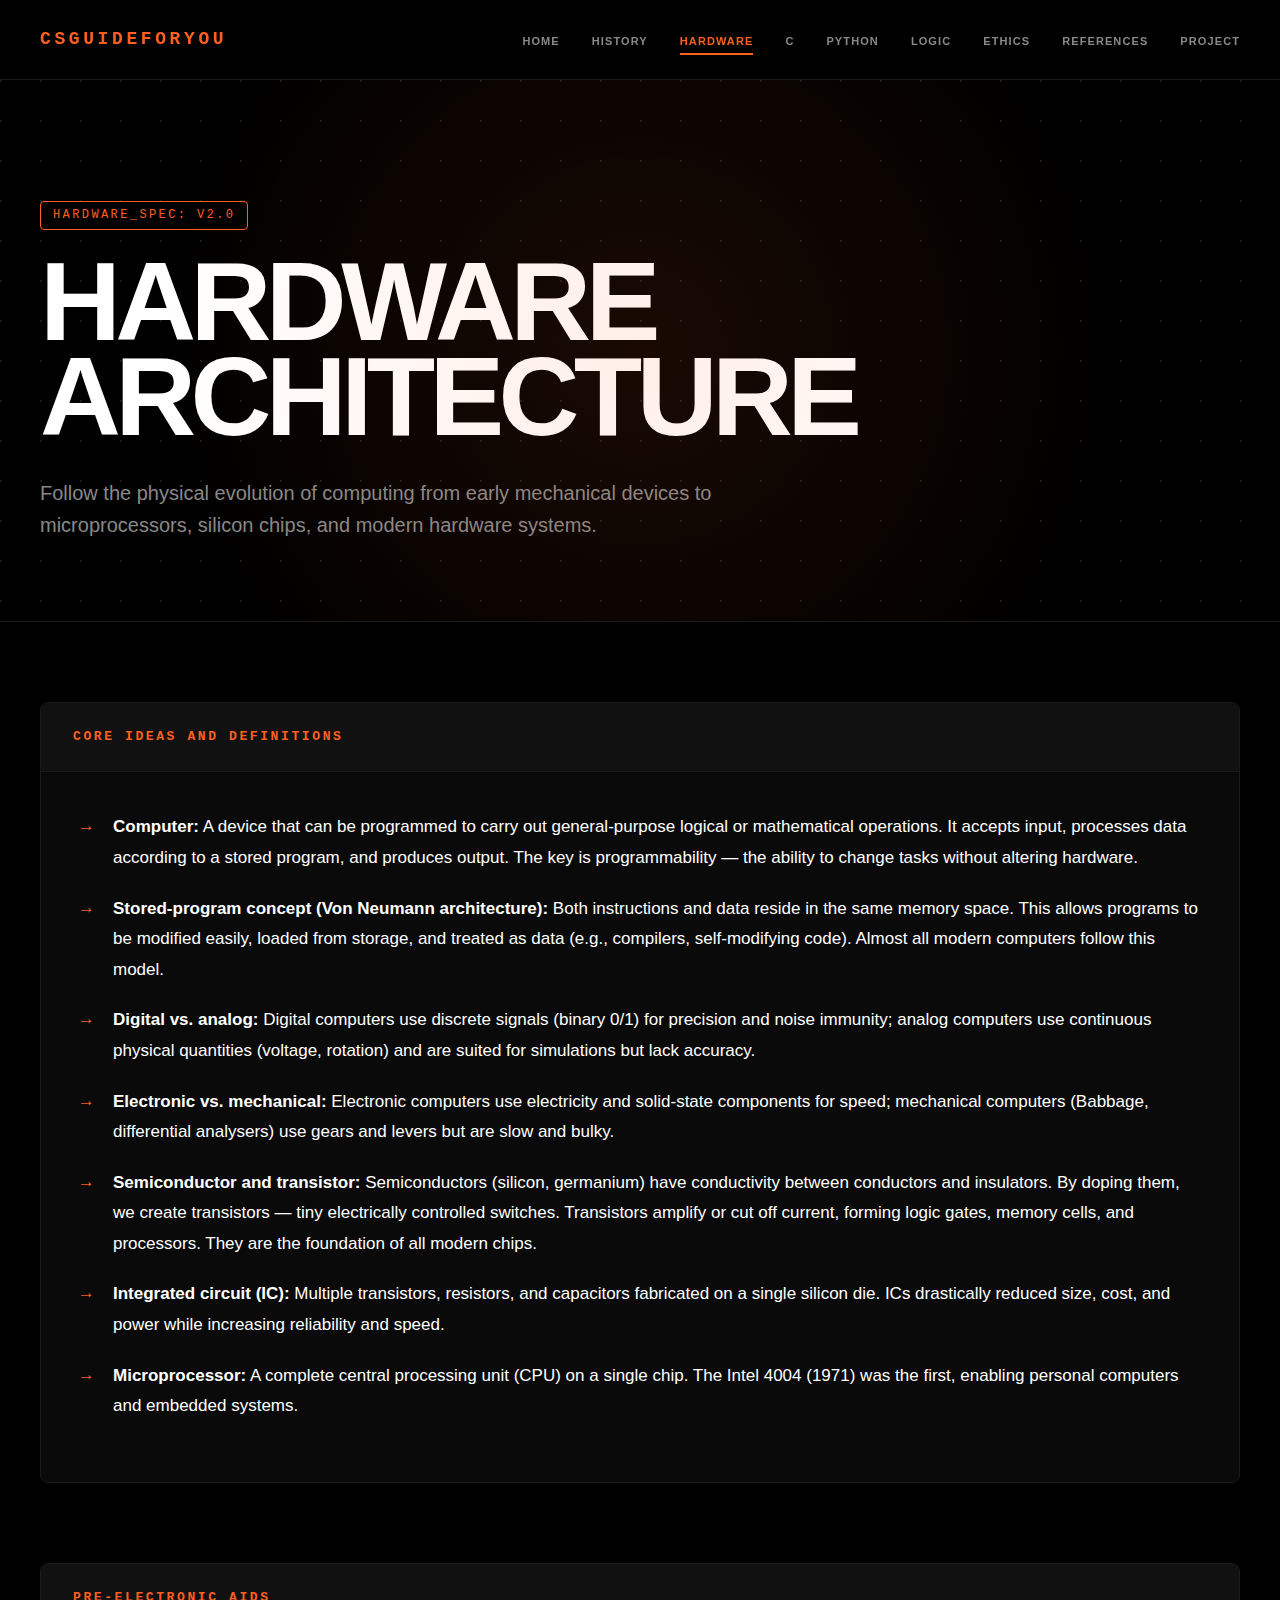
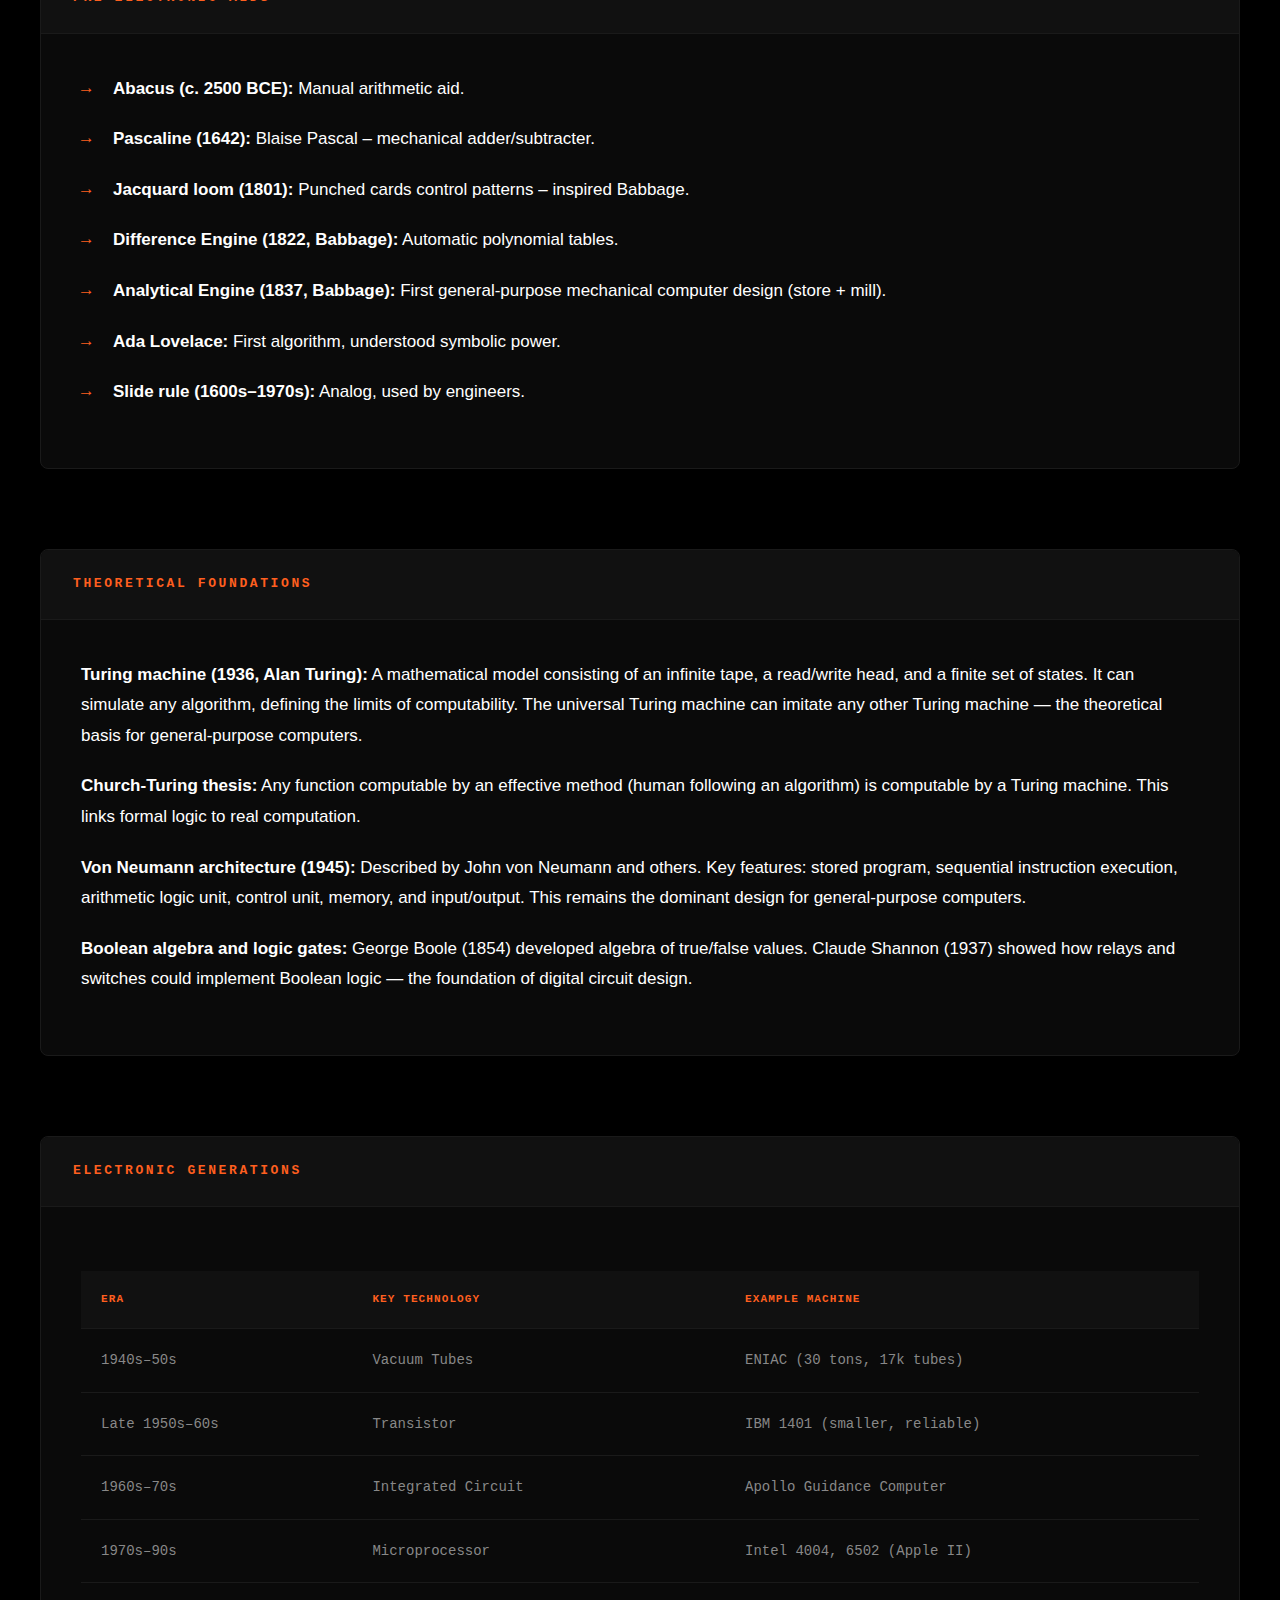
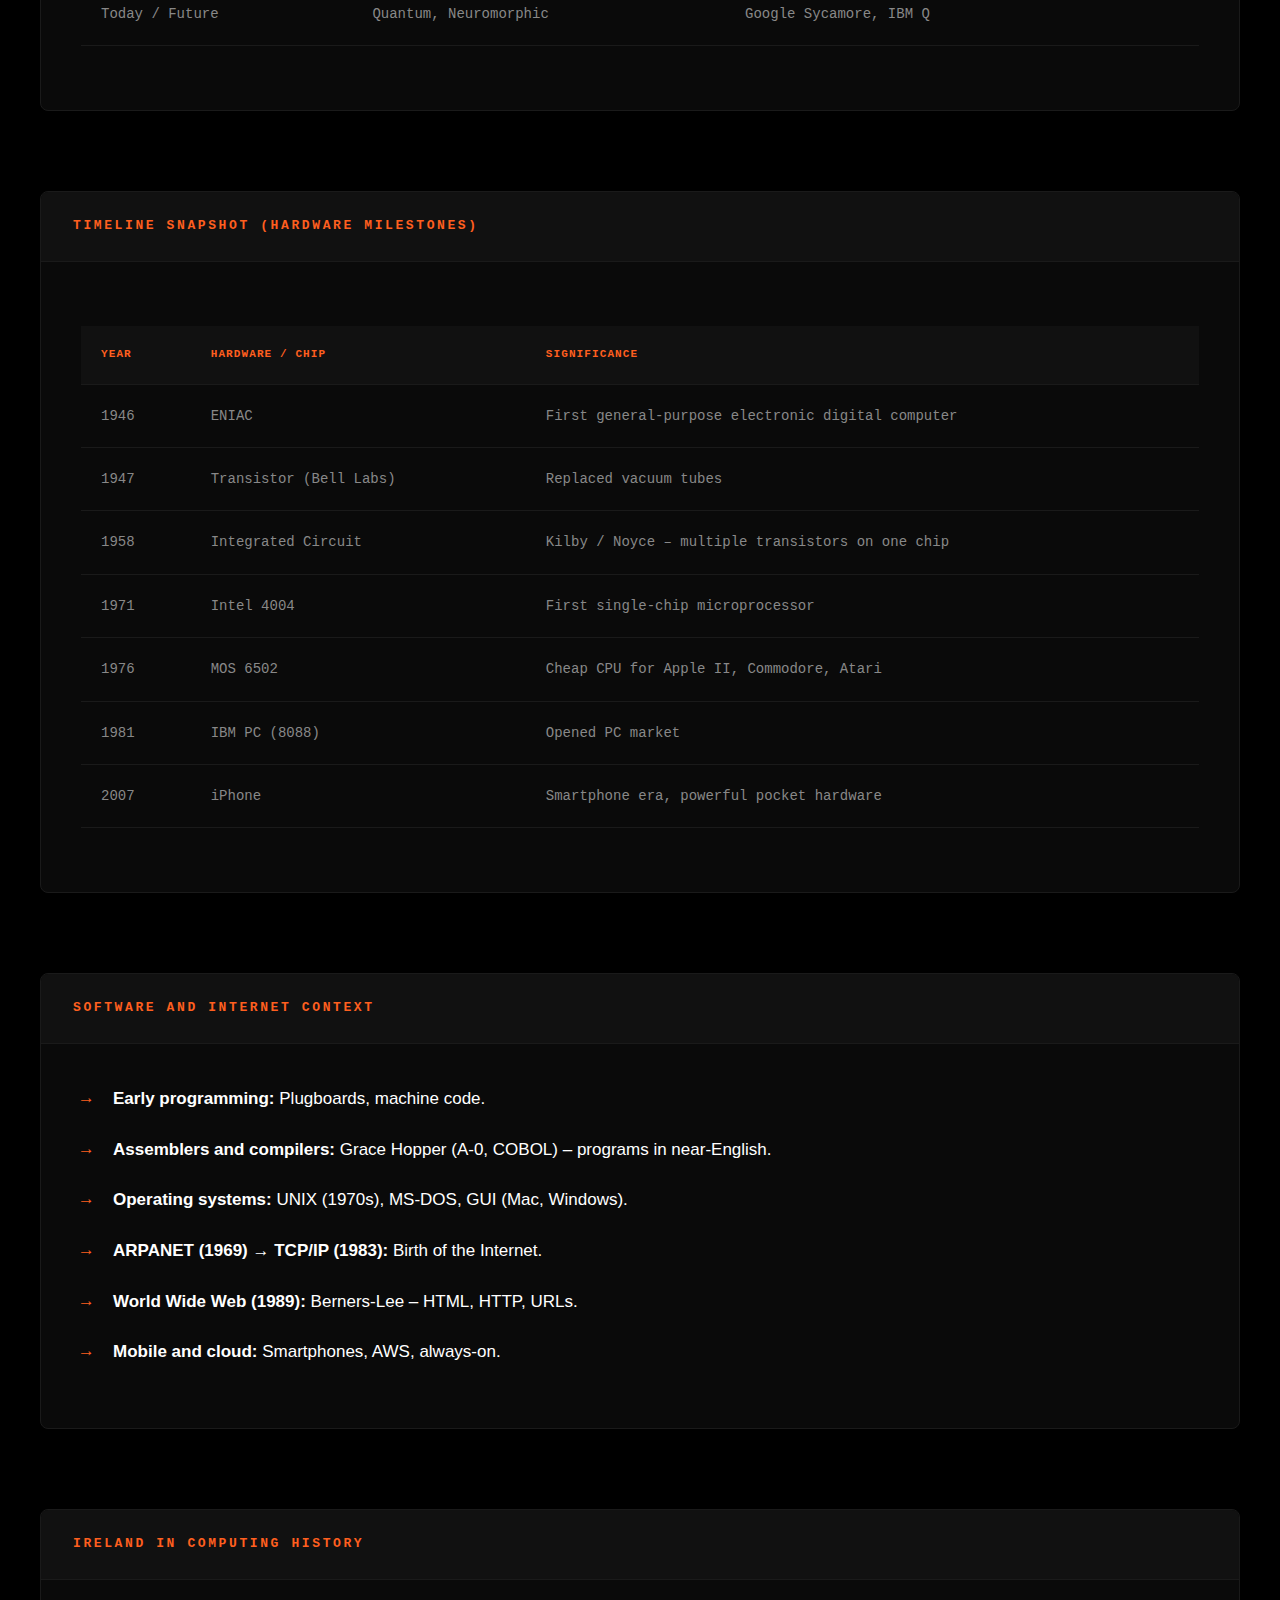
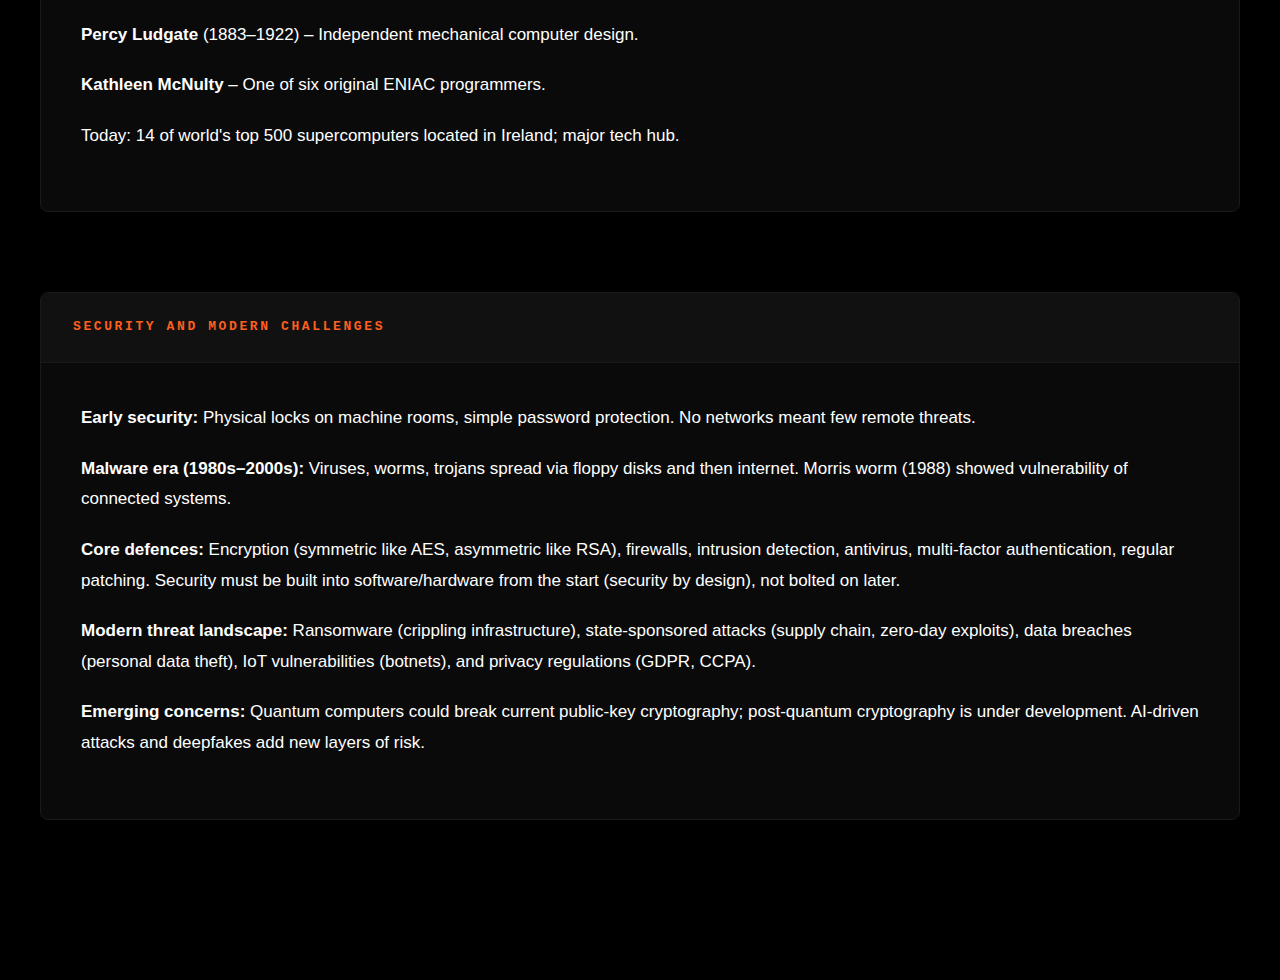
<file: hardware.html>
<!DOCTYPE html>
<html lang="en">
<head>
    <meta charset="UTF-8">
    <meta name="viewport" content="width=device-width, initial-scale=1.0">
    <title>Hardware - csguideforyou</title>
    <link rel="stylesheet" href="stylesheet.css">
</head>
<body>
    <nav class="navbar">
        <div class="nav-container">
            <a href="index.html" class="logo">csguideforyou</a>
            <ul class="nav-links">
                <li><a href="index.html">Home</a></li>
                <li><a href="history.html">History</a></li>
                <li><a href="hardware.html" class="active">Hardware</a></li>
                <li><a href="C.html">C</a></li>
                <li><a href="Python.html">Python</a></li>
                <li><a href="logic.html">Logic</a></li>
                <li><a href="ethics.html">Ethics</a></li>
                <li><a href="references.html">References</a></li>
                <li><a href="Project.html">Project</a></li>
            </ul>
        </div>
    </nav>

    <main class="content">
        <header class="hero-banner">
            <div class="container">
                <span class="meta-label">HARDWARE_SPEC: V2.0</span>
                <h1>Hardware Architecture</h1>
                <p>Follow the physical evolution of computing from early mechanical devices to microprocessors, silicon chips, and modern hardware systems.</p>
            </div>
        </header>

        <section class="content-body">
            <div class="container">
                <section class="info-section">
                    <h2>Core Ideas and Definitions</h2>
                    <div class="section-content">
                        <ul>
                            <li><strong>Computer:</strong> A device that can be programmed to carry out general-purpose logical or mathematical operations. It accepts input, processes data according to a stored program, and produces output. The key is programmability — the ability to change tasks without altering hardware.</li>
                            <li><strong>Stored-program concept (Von Neumann architecture):</strong> Both instructions and data reside in the same memory space. This allows programs to be modified easily, loaded from storage, and treated as data (e.g., compilers, self-modifying code). Almost all modern computers follow this model.</li>
                            <li><strong>Digital vs. analog:</strong> Digital computers use discrete signals (binary 0/1) for precision and noise immunity; analog computers use continuous physical quantities (voltage, rotation) and are suited for simulations but lack accuracy.</li>
                            <li><strong>Electronic vs. mechanical:</strong> Electronic computers use electricity and solid-state components for speed; mechanical computers (Babbage, differential analysers) use gears and levers but are slow and bulky.</li>
                            <li><strong>Semiconductor and transistor:</strong> Semiconductors (silicon, germanium) have conductivity between conductors and insulators. By doping them, we create transistors — tiny electrically controlled switches. Transistors amplify or cut off current, forming logic gates, memory cells, and processors. They are the foundation of all modern chips.</li>
                            <li><strong>Integrated circuit (IC):</strong> Multiple transistors, resistors, and capacitors fabricated on a single silicon die. ICs drastically reduced size, cost, and power while increasing reliability and speed.</li>
                            <li><strong>Microprocessor:</strong> A complete central processing unit (CPU) on a single chip. The Intel 4004 (1971) was the first, enabling personal computers and embedded systems.</li>
                        </ul>
                    </div>
                </section>


            <section class="info-section">
                <h2>Pre-electronic Aids</h2>
                <div class="section-content">
                    <ul>
                        <li><strong>Abacus (c. 2500 BCE):</strong> Manual arithmetic aid.</li>
                        <li><strong>Pascaline (1642):</strong> Blaise Pascal – mechanical adder/subtracter.</li>
                        <li><strong>Jacquard loom (1801):</strong> Punched cards control patterns – inspired Babbage.</li>
                        <li><strong>Difference Engine (1822, Babbage):</strong> Automatic polynomial tables.</li>
                        <li><strong>Analytical Engine (1837, Babbage):</strong> First general-purpose mechanical computer design (store + mill).</li>
                        <li><strong>Ada Lovelace:</strong> First algorithm, understood symbolic power.</li>
                        <li><strong>Slide rule (1600s–1970s):</strong> Analog, used by engineers.</li>
                    </ul>
                </div>
            </section>

            <section class="info-section">
                <h2>Theoretical Foundations</h2>
                <div class="section-content">
                    <p><strong>Turing machine (1936, Alan Turing):</strong> A mathematical model consisting of an infinite tape, a read/write head, and a finite set of states. It can simulate any algorithm, defining the limits of computability. The universal Turing machine can imitate any other Turing machine — the theoretical basis for general-purpose computers.</p>
                    <p><strong>Church-Turing thesis:</strong> Any function computable by an effective method (human following an algorithm) is computable by a Turing machine. This links formal logic to real computation.</p>
                    <p><strong>Von Neumann architecture (1945):</strong> Described by John von Neumann and others. Key features: stored program, sequential instruction execution, arithmetic logic unit, control unit, memory, and input/output. This remains the dominant design for general-purpose computers.</p>
                    <p><strong>Boolean algebra and logic gates:</strong> George Boole (1854) developed algebra of true/false values. Claude Shannon (1937) showed how relays and switches could implement Boolean logic — the foundation of digital circuit design.</p>
                </div>
            </section>

            <section class="info-section">
                <h2>Electronic Generations</h2>
                <div class="section-content">
                    <table>
                        <thead>
                            <tr><th>Era</th><th>Key Technology</th><th>Example Machine</th></tr>
                        </thead>
                        <tbody>
                            <tr><td>1940s–50s</td><td>Vacuum Tubes</td><td>ENIAC (30 tons, 17k tubes)</td></tr>
                            <tr><td>Late 1950s–60s</td><td>Transistor</td><td>IBM 1401 (smaller, reliable)</td></tr>
                            <tr><td>1960s–70s</td><td>Integrated Circuit</td><td>Apollo Guidance Computer</td></tr>
                            <tr><td>1970s–90s</td><td>Microprocessor</td><td>Intel 4004, 6502 (Apple II)</td></tr>
                            <tr><td>Today / Future</td><td>Quantum, Neuromorphic</td><td>Google Sycamore, IBM Q</td></tr>
                        </tbody>
                    </table>
                </div>
            </section>

            <section class="info-section">
                <h2>Timeline Snapshot (Hardware Milestones)</h2>
                <div class="section-content">
                    <table>
                        <thead>
                            <tr><th>Year</th><th>Hardware / Chip</th><th>Significance</th></tr>
                        </thead>
                        <tbody>
                            <tr><td>1946</td><td>ENIAC</td><td>First general-purpose electronic digital computer</td></tr>
                            <tr><td>1947</td><td>Transistor (Bell Labs)</td><td>Replaced vacuum tubes</td></tr>
                            <tr><td>1958</td><td>Integrated Circuit</td><td>Kilby / Noyce – multiple transistors on one chip</td></tr>
                            <tr><td>1971</td><td>Intel 4004</td><td>First single-chip microprocessor</td></tr>
                            <tr><td>1976</td><td>MOS 6502</td><td>Cheap CPU for Apple II, Commodore, Atari</td></tr>
                            <tr><td>1981</td><td>IBM PC (8088)</td><td>Opened PC market</td></tr>
                            <tr><td>2007</td><td>iPhone</td><td>Smartphone era, powerful pocket hardware</td></tr>
                        </tbody>
                    </table>
                </div>
            </section>

            <section class="info-section">
                <h2>Software and Internet Context</h2>
                <div class="section-content">
                    <ul>
                        <li><strong>Early programming:</strong> Plugboards, machine code.</li>
                        <li><strong>Assemblers and compilers:</strong> Grace Hopper (A-0, COBOL) – programs in near-English.</li>
                        <li><strong>Operating systems:</strong> UNIX (1970s), MS-DOS, GUI (Mac, Windows).</li>
                        <li><strong>ARPANET (1969) → TCP/IP (1983):</strong> Birth of the Internet.</li>
                        <li><strong>World Wide Web (1989):</strong> Berners-Lee – HTML, HTTP, URLs.</li>
                        <li><strong>Mobile and cloud:</strong> Smartphones, AWS, always-on.</li>
                    </ul>
                </div>
            </section>

            <section class="info-section">
                <h2>Ireland in Computing History</h2>
                <div class="section-content">
                    <p><strong>Percy Ludgate</strong> (1883–1922) – Independent mechanical computer design.</p>
                    <p><strong>Kathleen McNulty</strong> – One of six original ENIAC programmers.</p>
                    <p>Today: 14 of world's top 500 supercomputers located in Ireland; major tech hub.</p>
                </div>
            </section>

            <section class="info-section">
                <h2>Security and Modern Challenges</h2>
                <div class="section-content">
                    <p><strong>Early security:</strong> Physical locks on machine rooms, simple password protection. No networks meant few remote threats.</p>
                    <p><strong>Malware era (1980s–2000s):</strong> Viruses, worms, trojans spread via floppy disks and then internet. Morris worm (1988) showed vulnerability of connected systems.</p>
                    <p><strong>Core defences:</strong> Encryption (symmetric like AES, asymmetric like RSA), firewalls, intrusion detection, antivirus, multi-factor authentication, regular patching. Security must be built into software/hardware from the start (security by design), not bolted on later.</p>
                    <p><strong>Modern threat landscape:</strong> Ransomware (crippling infrastructure), state-sponsored attacks (supply chain, zero-day exploits), data breaches (personal data theft), IoT vulnerabilities (botnets), and privacy regulations (GDPR, CCPA).</p>
                    <p><strong>Emerging concerns:</strong> Quantum computers could break current public-key cryptography; post-quantum cryptography is under development. AI-driven attacks and deepfakes add new layers of risk.</p>
                </div>
            </section>
        </div>
    </section>
</main>
    </main>

</body>

</html>
</file>
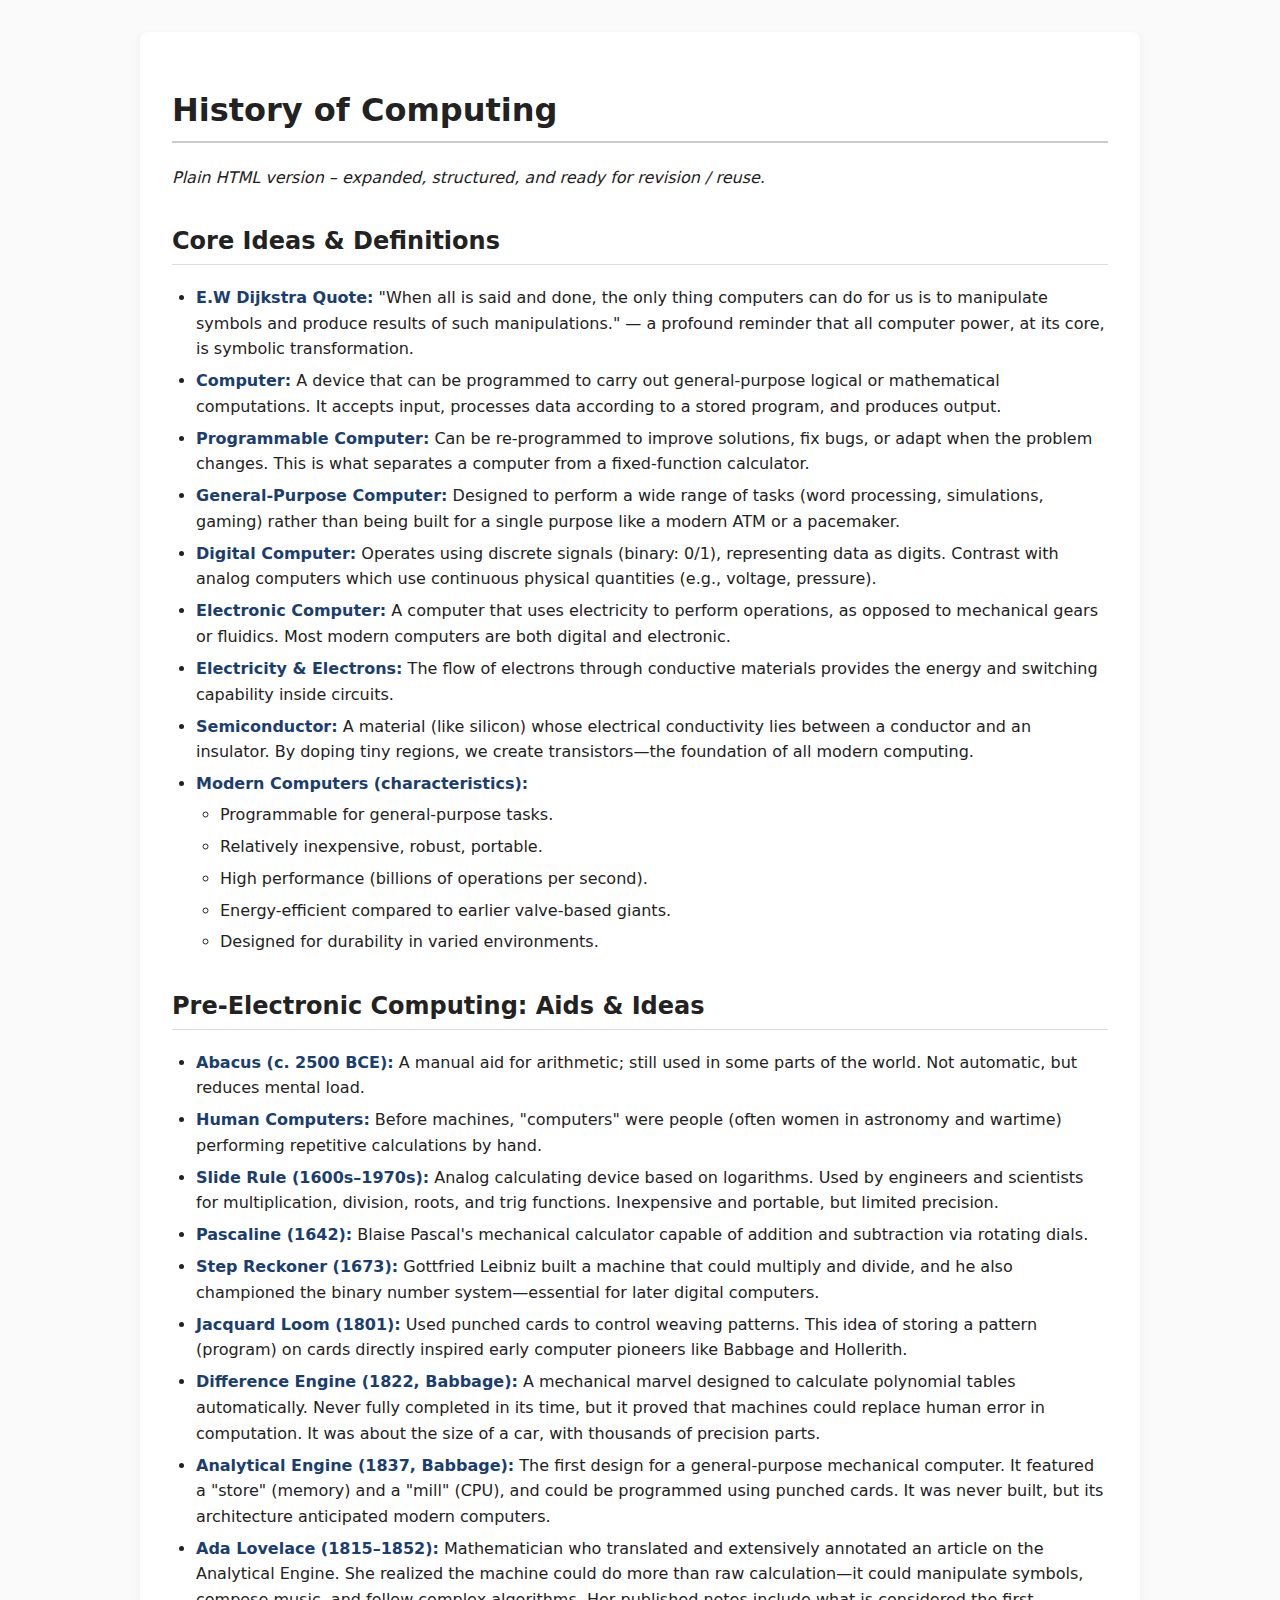
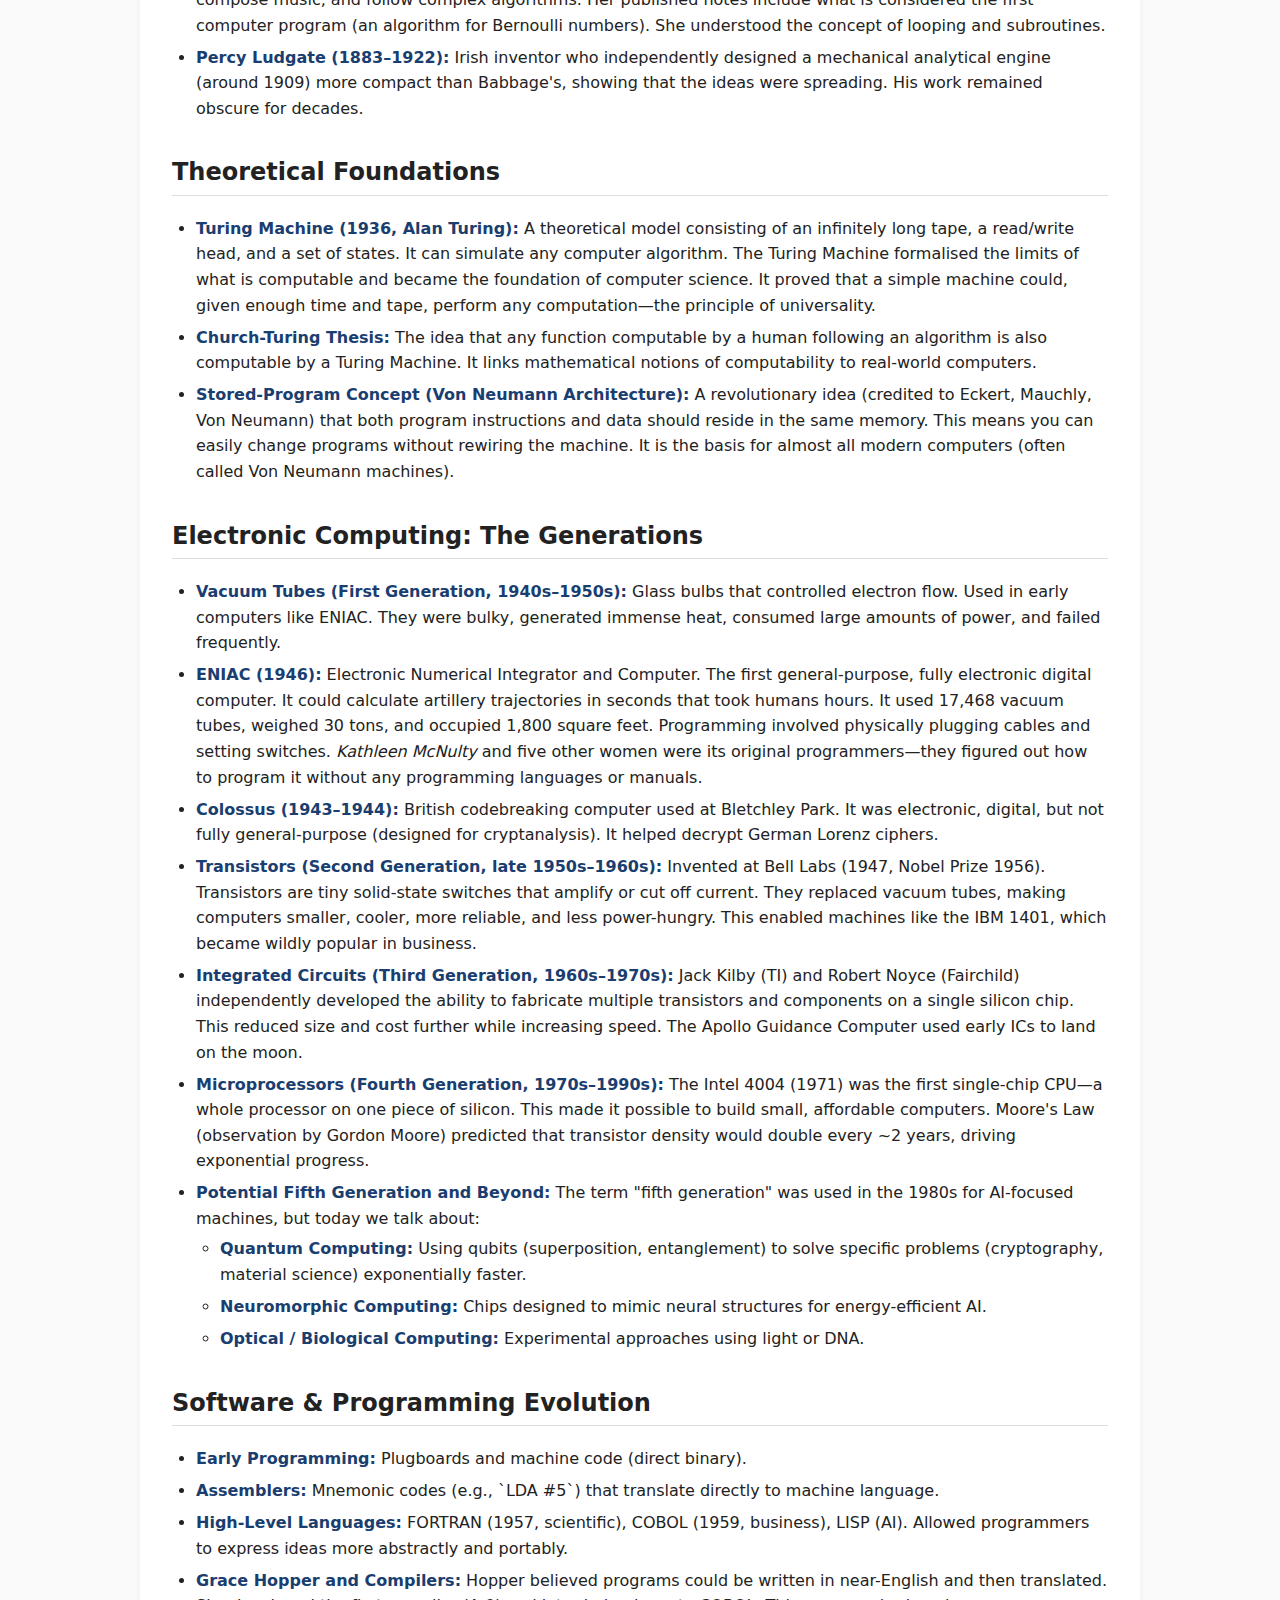
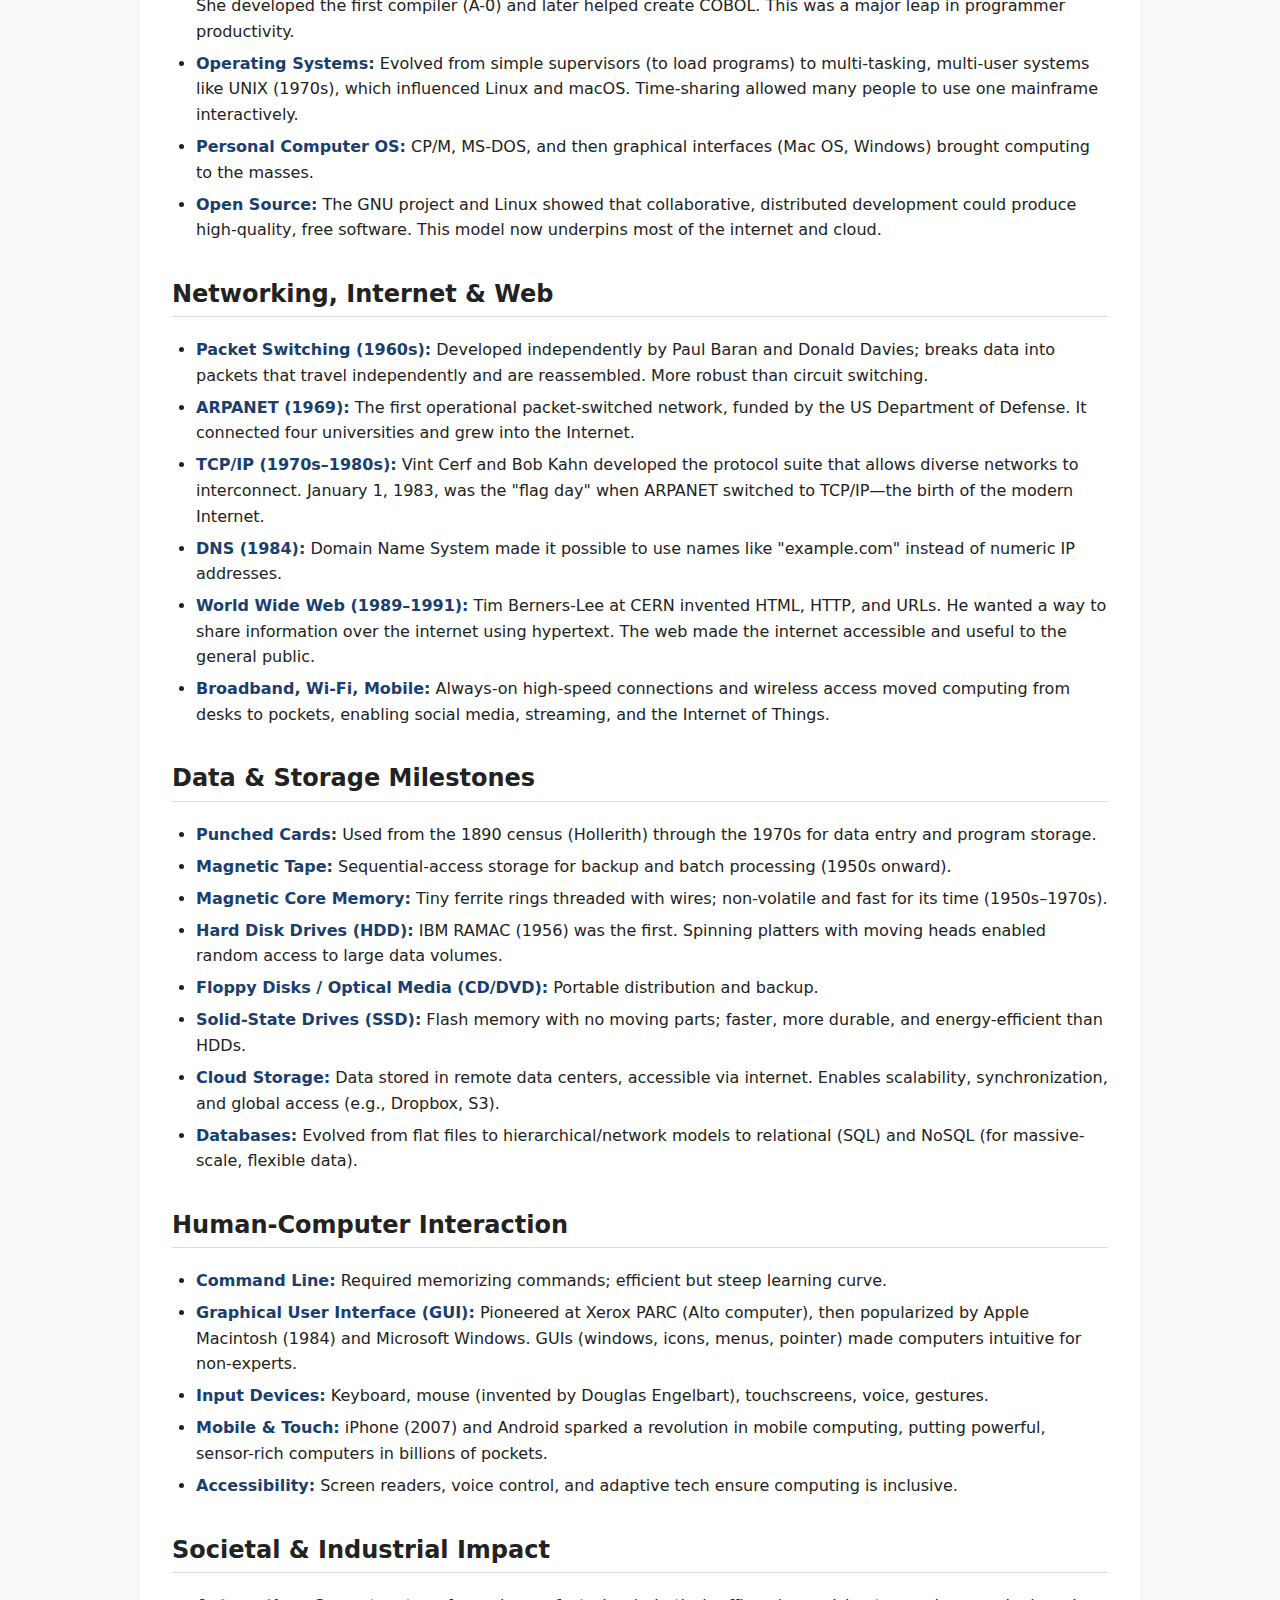
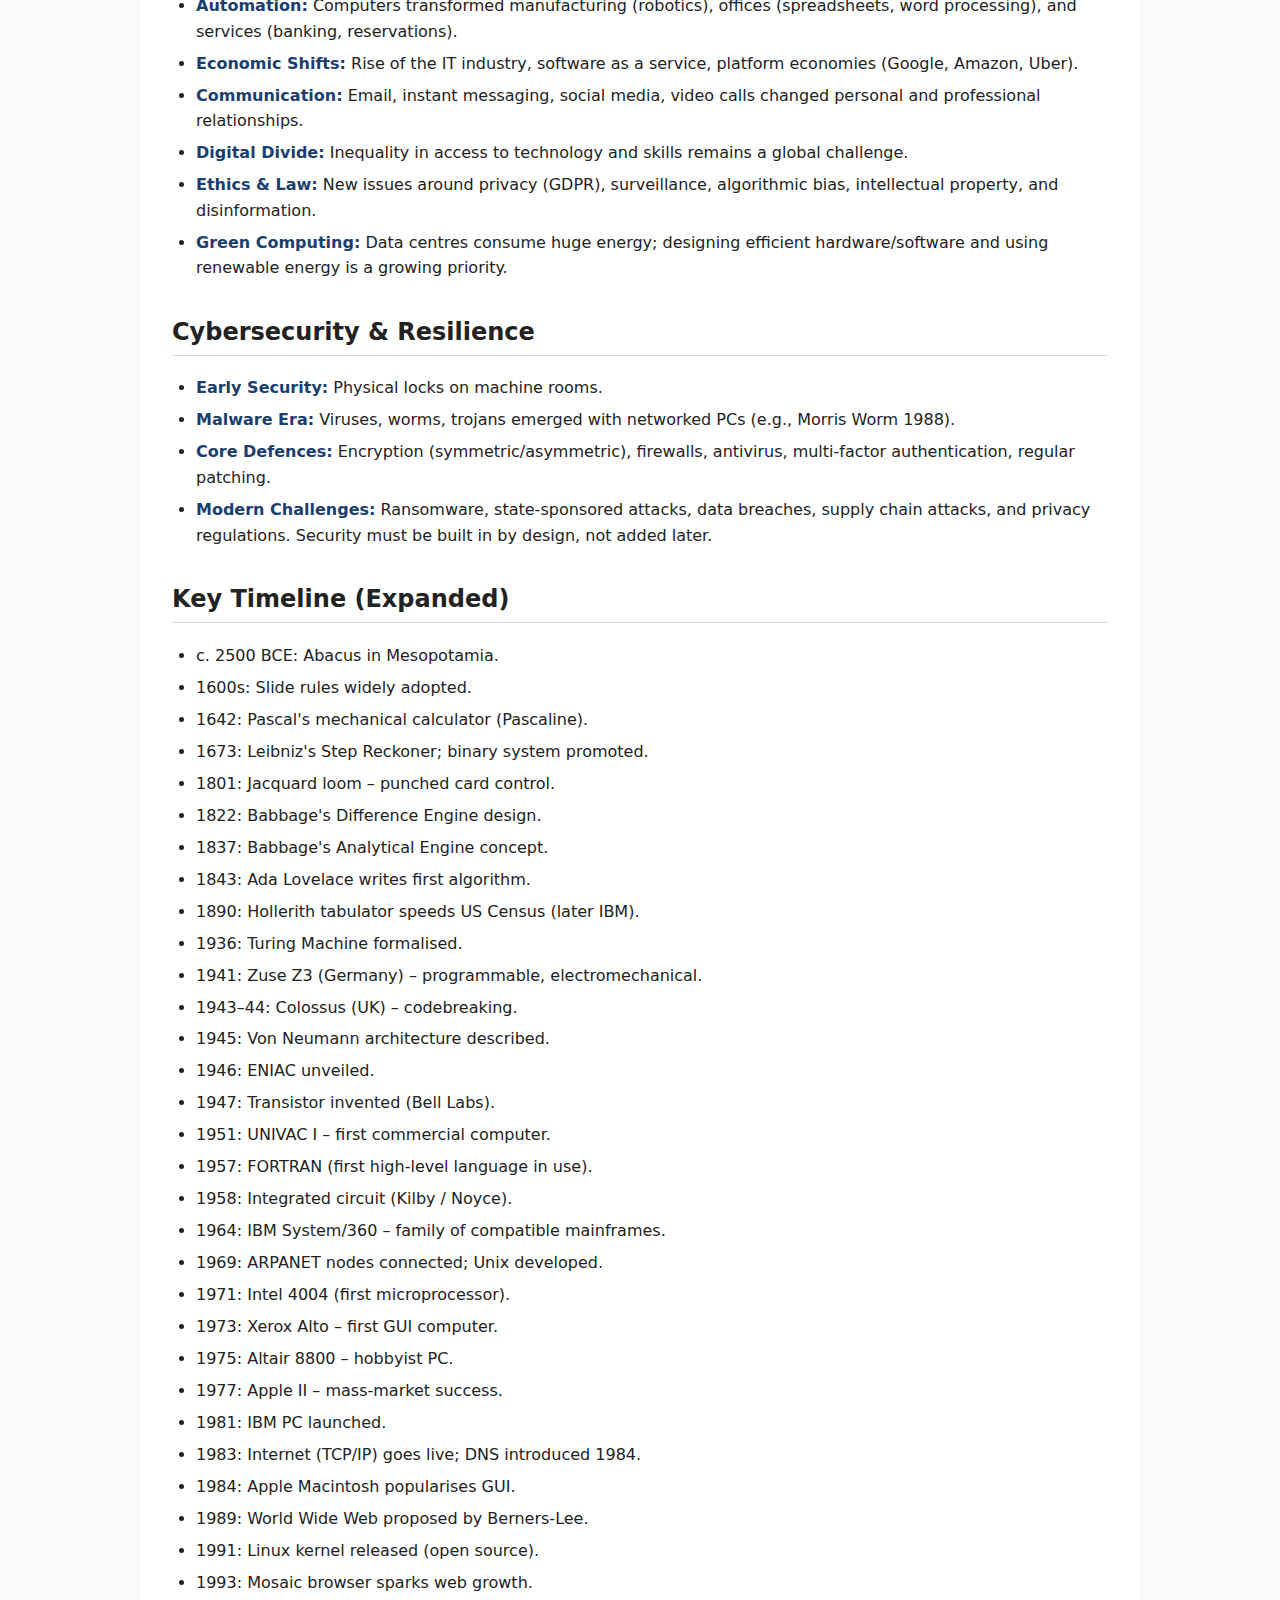
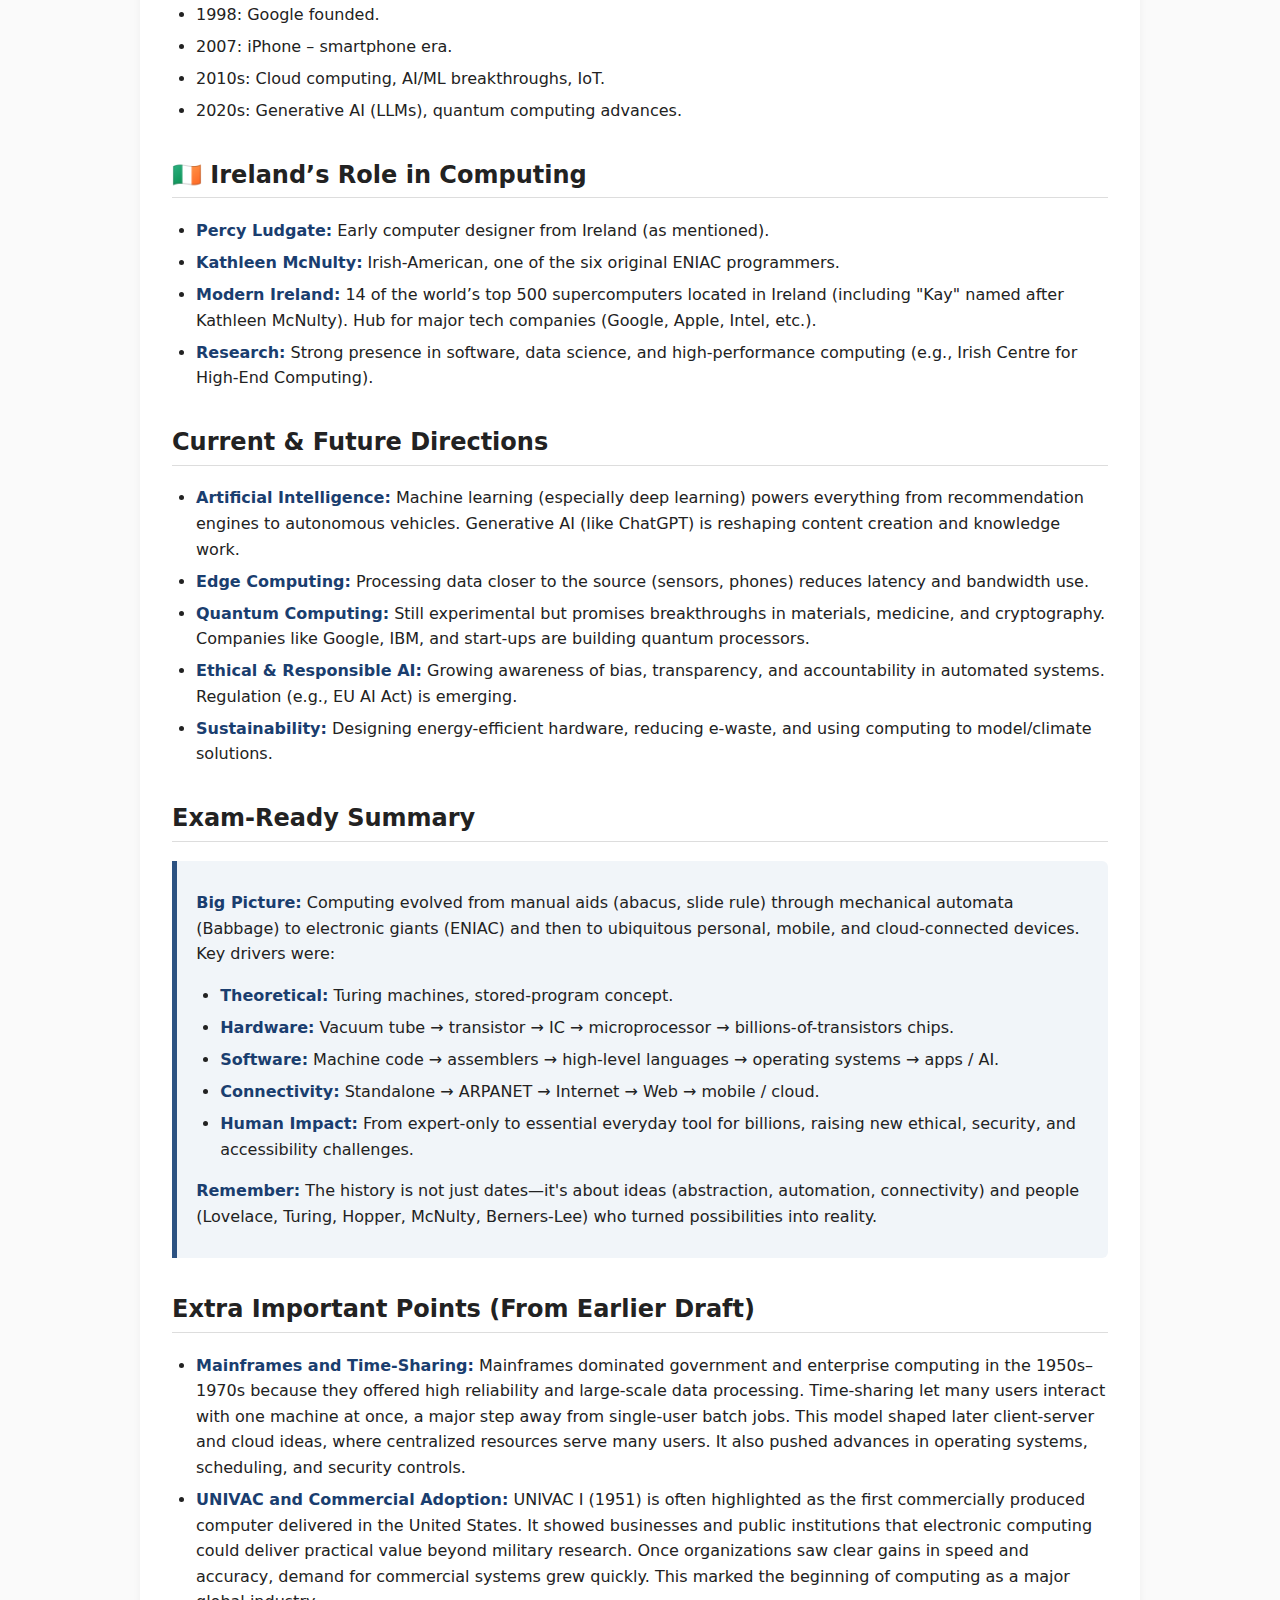
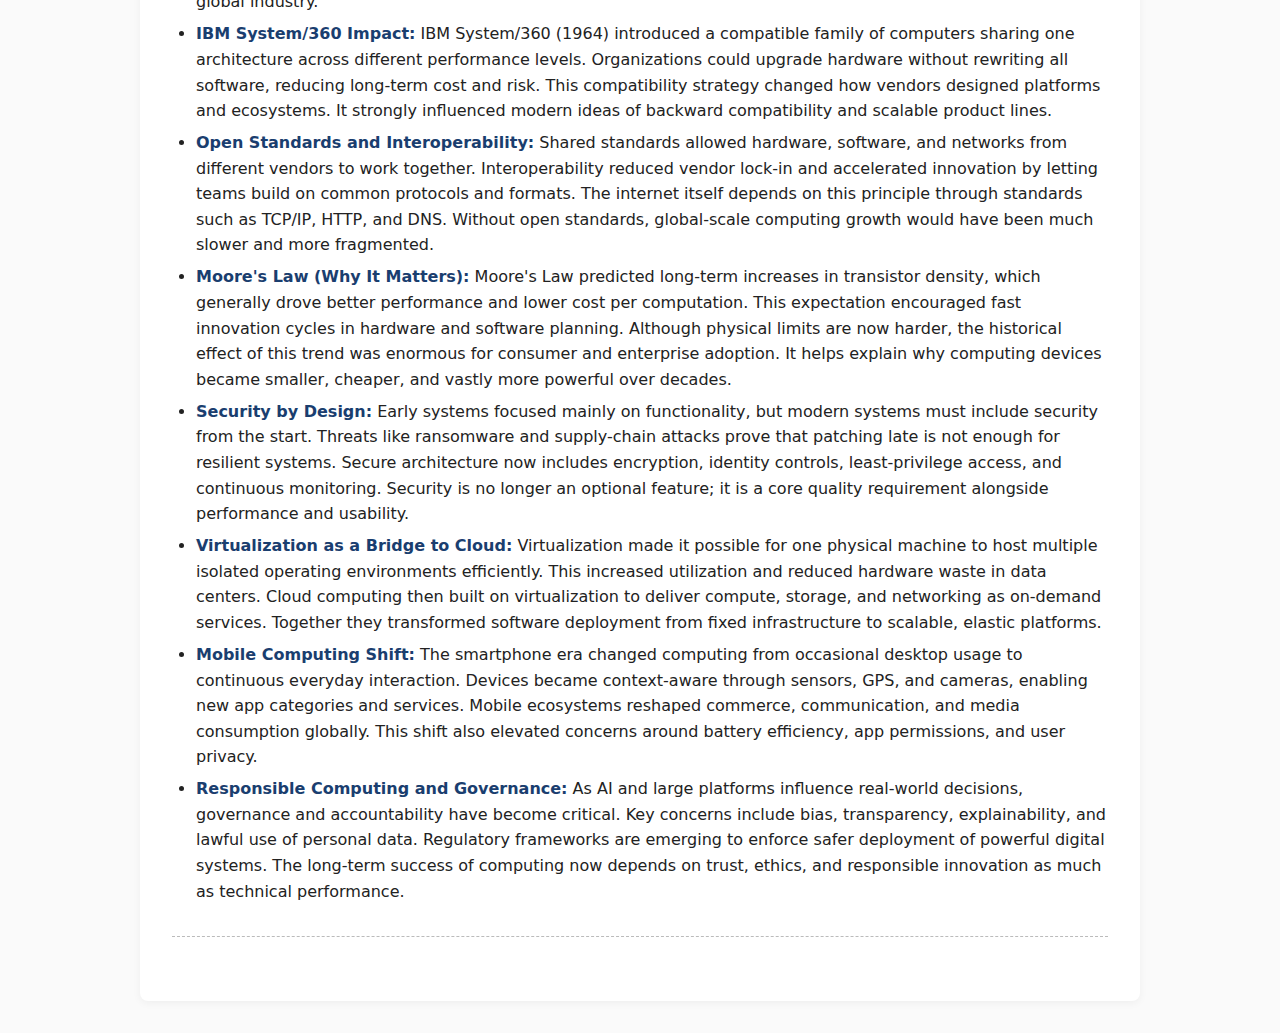
<file: history-of-computing.html>
<!doctype html>
<html lang="en">
<head>
  <meta charset="utf-8">
  <meta name="viewport" content="width=device-width, initial-scale=1">
  <title>History of Computing - Comprehensive Revision Content</title>
  <style>
    /* Minimal, classless styling for clarity and print-friendliness */
    body {
      font-family: system-ui, -apple-system, 'Segoe UI', Roboto, 'Helvetica Neue', sans-serif;
      line-height: 1.6;
      max-width: 1000px;
      margin: 2rem auto;
      padding: 0 1.5rem;
      color: #222;
      background: #fafafa;
    }
    main {
      background: white;
      padding: 2rem;
      border-radius: 8px;
      box-shadow: 0 2px 8px rgba(0,0,0,0.05);
    }
    h1 {
      border-bottom: 2px solid #ccc;
      padding-bottom: 0.3rem;
    }
    h2 {
      margin-top: 2rem;
      border-bottom: 1px solid #ddd;
      padding-bottom: 0.2rem;
    }
    ul {
      padding-left: 1.5rem;
    }
    li {
      margin-bottom: 0.4rem;
    }
    li ul {
      margin-top: 0.3rem;
      margin-bottom: 0.3rem;
    }
    strong {
      color: #1a3e6f;
    }
    hr {
      margin: 2rem 0;
      border: 0;
      border-top: 1px dashed #bbb;
    }
    .note {
      background: #f1f5f9;
      padding: 0.8rem 1.2rem;
      border-left: 5px solid #2c5282;
      border-radius: 0 6px 6px 0;
    }
  </style>
</head>
<body>
  <main>
    <section>
      <h1> History of Computing</h1>
      <p><em>Plain HTML version – expanded, structured, and ready for revision / reuse.</em></p>

      <!-- FOUNDATIONAL QUOTE AND DEFINITIONS -->
      <h2> Core Ideas & Definitions</h2>
      <ul>
        <li><strong>E.W Dijkstra Quote:</strong> "When all is said and done, the only thing computers can do for us is to manipulate symbols and produce results of such manipulations." — a profound reminder that all computer power, at its core, is symbolic transformation.</li>
        <li><strong>Computer:</strong> A device that can be programmed to carry out general-purpose logical or mathematical computations. It accepts input, processes data according to a stored program, and produces output.</li>
        <li><strong>Programmable Computer:</strong> Can be re-programmed to improve solutions, fix bugs, or adapt when the problem changes. This is what separates a computer from a fixed-function calculator.</li>
        <li><strong>General-Purpose Computer:</strong> Designed to perform a wide range of tasks (word processing, simulations, gaming) rather than being built for a single purpose like a modern ATM or a pacemaker.</li>
        <li><strong>Digital Computer:</strong> Operates using discrete signals (binary: 0/1), representing data as digits. Contrast with analog computers which use continuous physical quantities (e.g., voltage, pressure).</li>
        <li><strong>Electronic Computer:</strong> A computer that uses electricity to perform operations, as opposed to mechanical gears or fluidics. Most modern computers are both digital and electronic.</li>
        <li><strong>Electricity & Electrons:</strong> The flow of electrons through conductive materials provides the energy and switching capability inside circuits.</li>
        <li><strong>Semiconductor:</strong> A material (like silicon) whose electrical conductivity lies between a conductor and an insulator. By doping tiny regions, we create transistors—the foundation of all modern computing.</li>
        <li><strong>Modern Computers (characteristics):</strong>
          <ul>
            <li>Programmable for general-purpose tasks.</li>
            <li>Relatively inexpensive, robust, portable.</li>
            <li>High performance (billions of operations per second).</li>
            <li>Energy-efficient compared to earlier valve-based giants.</li>
            <li>Designed for durability in varied environments.</li>
          </ul>
        </li>
      </ul>

      <h2> Pre-Electronic Computing: Aids & Ideas</h2>
      <ul>
        <li><strong>Abacus (c. 2500 BCE):</strong> A manual aid for arithmetic; still used in some parts of the world. Not automatic, but reduces mental load.</li>
        <li><strong>Human Computers:</strong> Before machines, "computers" were people (often women in astronomy and wartime) performing repetitive calculations by hand.</li>
        <li><strong>Slide Rule (1600s–1970s):</strong> Analog calculating device based on logarithms. Used by engineers and scientists for multiplication, division, roots, and trig functions. Inexpensive and portable, but limited precision.</li>
        <li><strong>Pascaline (1642):</strong> Blaise Pascal's mechanical calculator capable of addition and subtraction via rotating dials.</li>
        <li><strong>Step Reckoner (1673):</strong> Gottfried Leibniz built a machine that could multiply and divide, and he also championed the binary number system—essential for later digital computers.</li>
        <li><strong>Jacquard Loom (1801):</strong> Used punched cards to control weaving patterns. This idea of storing a pattern (program) on cards directly inspired early computer pioneers like Babbage and Hollerith.</li>
        <li><strong>Difference Engine (1822, Babbage):</strong> A mechanical marvel designed to calculate polynomial tables automatically. Never fully completed in its time, but it proved that machines could replace human error in computation. It was about the size of a car, with thousands of precision parts.</li>
        <li><strong>Analytical Engine (1837, Babbage):</strong> The first design for a general-purpose mechanical computer. It featured a "store" (memory) and a "mill" (CPU), and could be programmed using punched cards. It was never built, but its architecture anticipated modern computers.</li>
        <li><strong>Ada Lovelace (1815–1852):</strong> Mathematician who translated and extensively annotated an article on the Analytical Engine. She realized the machine could do more than raw calculation—it could manipulate symbols, compose music, and follow complex algorithms. Her published notes include what is considered the first computer program (an algorithm for Bernoulli numbers). She understood the concept of looping and subroutines.</li>
        <li><strong>Percy Ludgate (1883–1922):</strong> Irish inventor who independently designed a mechanical analytical engine (around 1909) more compact than Babbage's, showing that the ideas were spreading. His work remained obscure for decades.</li>
      </ul>

      <h2> Theoretical Foundations</h2>
      <ul>
        <li><strong>Turing Machine (1936, Alan Turing):</strong> A theoretical model consisting of an infinitely long tape, a read/write head, and a set of states. It can simulate any computer algorithm. The Turing Machine formalised the limits of what is computable and became the foundation of computer science. It proved that a simple machine could, given enough time and tape, perform any computation—the principle of universality.</li>
        <li><strong>Church-Turing Thesis:</strong> The idea that any function computable by a human following an algorithm is also computable by a Turing Machine. It links mathematical notions of computability to real-world computers.</li>
        <li><strong>Stored-Program Concept (Von Neumann Architecture):</strong> A revolutionary idea (credited to Eckert, Mauchly, Von Neumann) that both program instructions and data should reside in the same memory. This means you can easily change programs without rewiring the machine. It is the basis for almost all modern computers (often called Von Neumann machines).</li>
      </ul>

      <h2> Electronic Computing: The Generations</h2>
      <ul>
        <li><strong>Vacuum Tubes (First Generation, 1940s–1950s):</strong> Glass bulbs that controlled electron flow. Used in early computers like ENIAC. They were bulky, generated immense heat, consumed large amounts of power, and failed frequently.</li>
        <li><strong>ENIAC (1946):</strong> Electronic Numerical Integrator and Computer. The first general-purpose, fully electronic digital computer. It could calculate artillery trajectories in seconds that took humans hours. It used 17,468 vacuum tubes, weighed 30 tons, and occupied 1,800 square feet. Programming involved physically plugging cables and setting switches. <em>Kathleen McNulty</em> and five other women were its original programmers—they figured out how to program it without any programming languages or manuals.</li>
        <li><strong>Colossus (1943–1944):</strong> British codebreaking computer used at Bletchley Park. It was electronic, digital, but not fully general-purpose (designed for cryptanalysis). It helped decrypt German Lorenz ciphers.</li>
        <li><strong>Transistors (Second Generation, late 1950s–1960s):</strong> Invented at Bell Labs (1947, Nobel Prize 1956). Transistors are tiny solid-state switches that amplify or cut off current. They replaced vacuum tubes, making computers smaller, cooler, more reliable, and less power-hungry. This enabled machines like the IBM 1401, which became wildly popular in business.</li>
        <li><strong>Integrated Circuits (Third Generation, 1960s–1970s):</strong> Jack Kilby (TI) and Robert Noyce (Fairchild) independently developed the ability to fabricate multiple transistors and components on a single silicon chip. This reduced size and cost further while increasing speed. The Apollo Guidance Computer used early ICs to land on the moon.</li>
        <li><strong>Microprocessors (Fourth Generation, 1970s–1990s):</strong> The Intel 4004 (1971) was the first single-chip CPU—a whole processor on one piece of silicon. This made it possible to build small, affordable computers. Moore's Law (observation by Gordon Moore) predicted that transistor density would double every ~2 years, driving exponential progress.</li>
        <li><strong>Potential Fifth Generation and Beyond:</strong> The term "fifth generation" was used in the 1980s for AI-focused machines, but today we talk about:
          <ul>
            <li><strong>Quantum Computing:</strong> Using qubits (superposition, entanglement) to solve specific problems (cryptography, material science) exponentially faster.</li>
            <li><strong>Neuromorphic Computing:</strong> Chips designed to mimic neural structures for energy-efficient AI.</li>
            <li><strong>Optical / Biological Computing:</strong> Experimental approaches using light or DNA.</li>
          </ul>
        </li>
      </ul>

      <h2> Software & Programming Evolution</h2>
      <ul>
        <li><strong>Early Programming:</strong> Plugboards and machine code (direct binary).</li>
        <li><strong>Assemblers:</strong> Mnemonic codes (e.g., `LDA #5`) that translate directly to machine language.</li>
        <li><strong>High-Level Languages:</strong> FORTRAN (1957, scientific), COBOL (1959, business), LISP (AI). Allowed programmers to express ideas more abstractly and portably.</li>
        <li><strong>Grace Hopper and Compilers:</strong> Hopper believed programs could be written in near-English and then translated. She developed the first compiler (A-0) and later helped create COBOL. This was a major leap in programmer productivity.</li>
        <li><strong>Operating Systems:</strong> Evolved from simple supervisors (to load programs) to multi-tasking, multi-user systems like UNIX (1970s), which influenced Linux and macOS. Time-sharing allowed many people to use one mainframe interactively.</li>
        <li><strong>Personal Computer OS:</strong> CP/M, MS-DOS, and then graphical interfaces (Mac OS, Windows) brought computing to the masses.</li>
        <li><strong>Open Source:</strong> The GNU project and Linux showed that collaborative, distributed development could produce high-quality, free software. This model now underpins most of the internet and cloud.</li>
      </ul>

      <h2> Networking, Internet & Web</h2>
      <ul>
        <li><strong>Packet Switching (1960s):</strong> Developed independently by Paul Baran and Donald Davies; breaks data into packets that travel independently and are reassembled. More robust than circuit switching.</li>
        <li><strong>ARPANET (1969):</strong> The first operational packet-switched network, funded by the US Department of Defense. It connected four universities and grew into the Internet.</li>
        <li><strong>TCP/IP (1970s–1980s):</strong> Vint Cerf and Bob Kahn developed the protocol suite that allows diverse networks to interconnect. January 1, 1983, was the "flag day" when ARPANET switched to TCP/IP—the birth of the modern Internet.</li>
        <li><strong>DNS (1984):</strong> Domain Name System made it possible to use names like "example.com" instead of numeric IP addresses.</li>
        <li><strong>World Wide Web (1989–1991):</strong> Tim Berners-Lee at CERN invented HTML, HTTP, and URLs. He wanted a way to share information over the internet using hypertext. The web made the internet accessible and useful to the general public.</li>
        <li><strong>Broadband, Wi-Fi, Mobile:</strong> Always-on high-speed connections and wireless access moved computing from desks to pockets, enabling social media, streaming, and the Internet of Things.</li>
      </ul>

      <h2> Data & Storage Milestones</h2>
      <ul>
        <li><strong>Punched Cards:</strong> Used from the 1890 census (Hollerith) through the 1970s for data entry and program storage.</li>
        <li><strong>Magnetic Tape:</strong> Sequential-access storage for backup and batch processing (1950s onward).</li>
        <li><strong>Magnetic Core Memory:</strong> Tiny ferrite rings threaded with wires; non-volatile and fast for its time (1950s–1970s).</li>
        <li><strong>Hard Disk Drives (HDD):</strong> IBM RAMAC (1956) was the first. Spinning platters with moving heads enabled random access to large data volumes.</li>
        <li><strong>Floppy Disks / Optical Media (CD/DVD):</strong> Portable distribution and backup.</li>
        <li><strong>Solid-State Drives (SSD):</strong> Flash memory with no moving parts; faster, more durable, and energy-efficient than HDDs.</li>
        <li><strong>Cloud Storage:</strong> Data stored in remote data centers, accessible via internet. Enables scalability, synchronization, and global access (e.g., Dropbox, S3).</li>
        <li><strong>Databases:</strong> Evolved from flat files to hierarchical/network models to relational (SQL) and NoSQL (for massive-scale, flexible data).</li>
      </ul>

      <h2> Human-Computer Interaction</h2>
      <ul>
        <li><strong>Command Line:</strong> Required memorizing commands; efficient but steep learning curve.</li>
        <li><strong>Graphical User Interface (GUI):</strong> Pioneered at Xerox PARC (Alto computer), then popularized by Apple Macintosh (1984) and Microsoft Windows. GUIs (windows, icons, menus, pointer) made computers intuitive for non-experts.</li>
        <li><strong>Input Devices:</strong> Keyboard, mouse (invented by Douglas Engelbart), touchscreens, voice, gestures.</li>
        <li><strong>Mobile & Touch:</strong> iPhone (2007) and Android sparked a revolution in mobile computing, putting powerful, sensor-rich computers in billions of pockets.</li>
        <li><strong>Accessibility:</strong> Screen readers, voice control, and adaptive tech ensure computing is inclusive.</li>
      </ul>

      <h2> Societal & Industrial Impact</h2>
      <ul>
        <li><strong>Automation:</strong> Computers transformed manufacturing (robotics), offices (spreadsheets, word processing), and services (banking, reservations).</li>
        <li><strong>Economic Shifts:</strong> Rise of the IT industry, software as a service, platform economies (Google, Amazon, Uber).</li>
        <li><strong>Communication:</strong> Email, instant messaging, social media, video calls changed personal and professional relationships.</li>
        <li><strong>Digital Divide:</strong> Inequality in access to technology and skills remains a global challenge.</li>
        <li><strong>Ethics & Law:</strong> New issues around privacy (GDPR), surveillance, algorithmic bias, intellectual property, and disinformation.</li>
        <li><strong>Green Computing:</strong> Data centres consume huge energy; designing efficient hardware/software and using renewable energy is a growing priority.</li>
      </ul>

      <h2> Cybersecurity & Resilience</h2>
      <ul>
        <li><strong>Early Security:</strong> Physical locks on machine rooms.</li>
        <li><strong>Malware Era:</strong> Viruses, worms, trojans emerged with networked PCs (e.g., Morris Worm 1988).</li>
        <li><strong>Core Defences:</strong> Encryption (symmetric/asymmetric), firewalls, antivirus, multi-factor authentication, regular patching.</li>
        <li><strong>Modern Challenges:</strong> Ransomware, state-sponsored attacks, data breaches, supply chain attacks, and privacy regulations. Security must be built in by design, not added later.</li>
      </ul>

      <h2> Key Timeline (Expanded)</h2>
      <ul>
        <li>c. 2500 BCE: Abacus in Mesopotamia.</li>
        <li>1600s: Slide rules widely adopted.</li>
        <li>1642: Pascal's mechanical calculator (Pascaline).</li>
        <li>1673: Leibniz's Step Reckoner; binary system promoted.</li>
        <li>1801: Jacquard loom – punched card control.</li>
        <li>1822: Babbage's Difference Engine design.</li>
        <li>1837: Babbage's Analytical Engine concept.</li>
        <li>1843: Ada Lovelace writes first algorithm.</li>
        <li>1890: Hollerith tabulator speeds US Census (later IBM).</li>
        <li>1936: Turing Machine formalised.</li>
        <li>1941: Zuse Z3 (Germany) – programmable, electromechanical.</li>
        <li>1943–44: Colossus (UK) – codebreaking.</li>
        <li>1945: Von Neumann architecture described.</li>
        <li>1946: ENIAC unveiled.</li>
        <li>1947: Transistor invented (Bell Labs).</li>
        <li>1951: UNIVAC I – first commercial computer.</li>
        <li>1957: FORTRAN (first high-level language in use).</li>
        <li>1958: Integrated circuit (Kilby / Noyce).</li>
        <li>1964: IBM System/360 – family of compatible mainframes.</li>
        <li>1969: ARPANET nodes connected; Unix developed.</li>
        <li>1971: Intel 4004 (first microprocessor).</li>
        <li>1973: Xerox Alto – first GUI computer.</li>
        <li>1975: Altair 8800 – hobbyist PC.</li>
        <li>1977: Apple II – mass-market success.</li>
        <li>1981: IBM PC launched.</li>
        <li>1983: Internet (TCP/IP) goes live; DNS introduced 1984.</li>
        <li>1984: Apple Macintosh popularises GUI.</li>
        <li>1989: World Wide Web proposed by Berners-Lee.</li>
        <li>1991: Linux kernel released (open source).</li>
        <li>1993: Mosaic browser sparks web growth.</li>
        <li>1998: Google founded.</li>
        <li>2007: iPhone – smartphone era.</li>
        <li>2010s: Cloud computing, AI/ML breakthroughs, IoT.</li>
        <li>2020s: Generative AI (LLMs), quantum computing advances.</li>
      </ul>

      <h2>🇮🇪 Ireland’s Role in Computing</h2>
      <ul>
        <li><strong>Percy Ludgate:</strong> Early computer designer from Ireland (as mentioned).</li>
        <li><strong>Kathleen McNulty:</strong> Irish-American, one of the six original ENIAC programmers.</li>
        <li><strong>Modern Ireland:</strong> 14 of the world’s top 500 supercomputers located in Ireland (including "Kay" named after Kathleen McNulty). Hub for major tech companies (Google, Apple, Intel, etc.).</li>
        <li><strong>Research:</strong> Strong presence in software, data science, and high-performance computing (e.g., Irish Centre for High-End Computing).</li>
      </ul>

      <h2> Current & Future Directions</h2>
      <ul>
        <li><strong>Artificial Intelligence:</strong> Machine learning (especially deep learning) powers everything from recommendation engines to autonomous vehicles. Generative AI (like ChatGPT) is reshaping content creation and knowledge work.</li>
        <li><strong>Edge Computing:</strong> Processing data closer to the source (sensors, phones) reduces latency and bandwidth use.</li>
        <li><strong>Quantum Computing:</strong> Still experimental but promises breakthroughs in materials, medicine, and cryptography. Companies like Google, IBM, and start-ups are building quantum processors.</li>
        <li><strong>Ethical & Responsible AI:</strong> Growing awareness of bias, transparency, and accountability in automated systems. Regulation (e.g., EU AI Act) is emerging.</li>
        <li><strong>Sustainability:</strong> Designing energy-efficient hardware, reducing e-waste, and using computing to model/climate solutions.</li>
      </ul>

      <h2> Exam-Ready Summary</h2>
      <div class="note">
        <p><strong>Big Picture:</strong> Computing evolved from manual aids (abacus, slide rule) through mechanical automata (Babbage) to electronic giants (ENIAC) and then to ubiquitous personal, mobile, and cloud-connected devices. Key drivers were:</p>
        <ul>
          <li><strong>Theoretical:</strong> Turing machines, stored-program concept.</li>
          <li><strong>Hardware:</strong> Vacuum tube → transistor → IC → microprocessor → billions-of-transistors chips.</li>
          <li><strong>Software:</strong> Machine code → assemblers → high-level languages → operating systems → apps / AI.</li>
          <li><strong>Connectivity:</strong> Standalone → ARPANET → Internet → Web → mobile / cloud.</li>
          <li><strong>Human Impact:</strong> From expert-only to essential everyday tool for billions, raising new ethical, security, and accessibility challenges.</li>
        </ul>
        <p><strong>Remember:</strong> The history is not just dates—it's about ideas (abstraction, automation, connectivity) and people (Lovelace, Turing, Hopper, McNulty, Berners-Lee) who turned possibilities into reality.</p>
      </div>

      <h2> Extra Important Points (From Earlier Draft)</h2>
      <ul>
        <li><strong>Mainframes and Time-Sharing:</strong> Mainframes dominated government and enterprise computing in the 1950s–1970s because they offered high reliability and large-scale data processing. Time-sharing let many users interact with one machine at once, a major step away from single-user batch jobs. This model shaped later client-server and cloud ideas, where centralized resources serve many users. It also pushed advances in operating systems, scheduling, and security controls.</li>
        <li><strong>UNIVAC and Commercial Adoption:</strong> UNIVAC I (1951) is often highlighted as the first commercially produced computer delivered in the United States. It showed businesses and public institutions that electronic computing could deliver practical value beyond military research. Once organizations saw clear gains in speed and accuracy, demand for commercial systems grew quickly. This marked the beginning of computing as a major global industry.</li>
        <li><strong>IBM System/360 Impact:</strong> IBM System/360 (1964) introduced a compatible family of computers sharing one architecture across different performance levels. Organizations could upgrade hardware without rewriting all software, reducing long-term cost and risk. This compatibility strategy changed how vendors designed platforms and ecosystems. It strongly influenced modern ideas of backward compatibility and scalable product lines.</li>
        <li><strong>Open Standards and Interoperability:</strong> Shared standards allowed hardware, software, and networks from different vendors to work together. Interoperability reduced vendor lock-in and accelerated innovation by letting teams build on common protocols and formats. The internet itself depends on this principle through standards such as TCP/IP, HTTP, and DNS. Without open standards, global-scale computing growth would have been much slower and more fragmented.</li>
        <li><strong>Moore's Law (Why It Matters):</strong> Moore's Law predicted long-term increases in transistor density, which generally drove better performance and lower cost per computation. This expectation encouraged fast innovation cycles in hardware and software planning. Although physical limits are now harder, the historical effect of this trend was enormous for consumer and enterprise adoption. It helps explain why computing devices became smaller, cheaper, and vastly more powerful over decades.</li>
        <li><strong>Security by Design:</strong> Early systems focused mainly on functionality, but modern systems must include security from the start. Threats like ransomware and supply-chain attacks prove that patching late is not enough for resilient systems. Secure architecture now includes encryption, identity controls, least-privilege access, and continuous monitoring. Security is no longer an optional feature; it is a core quality requirement alongside performance and usability.</li>
        <li><strong>Virtualization as a Bridge to Cloud:</strong> Virtualization made it possible for one physical machine to host multiple isolated operating environments efficiently. This increased utilization and reduced hardware waste in data centers. Cloud computing then built on virtualization to deliver compute, storage, and networking as on-demand services. Together they transformed software deployment from fixed infrastructure to scalable, elastic platforms.</li>
        <li><strong>Mobile Computing Shift:</strong> The smartphone era changed computing from occasional desktop usage to continuous everyday interaction. Devices became context-aware through sensors, GPS, and cameras, enabling new app categories and services. Mobile ecosystems reshaped commerce, communication, and media consumption globally. This shift also elevated concerns around battery efficiency, app permissions, and user privacy.</li>
        <li><strong>Responsible Computing and Governance:</strong> As AI and large platforms influence real-world decisions, governance and accountability have become critical. Key concerns include bias, transparency, explainability, and lawful use of personal data. Regulatory frameworks are emerging to enforce safer deployment of powerful digital systems. The long-term success of computing now depends on trust, ethics, and responsible innovation as much as technical performance.</li>
      </ul>

      <!-- OPTIONAL: A simple horizontal rule to end -->
      <hr>

    </section>
  </main>
</body>
</html>
</file>
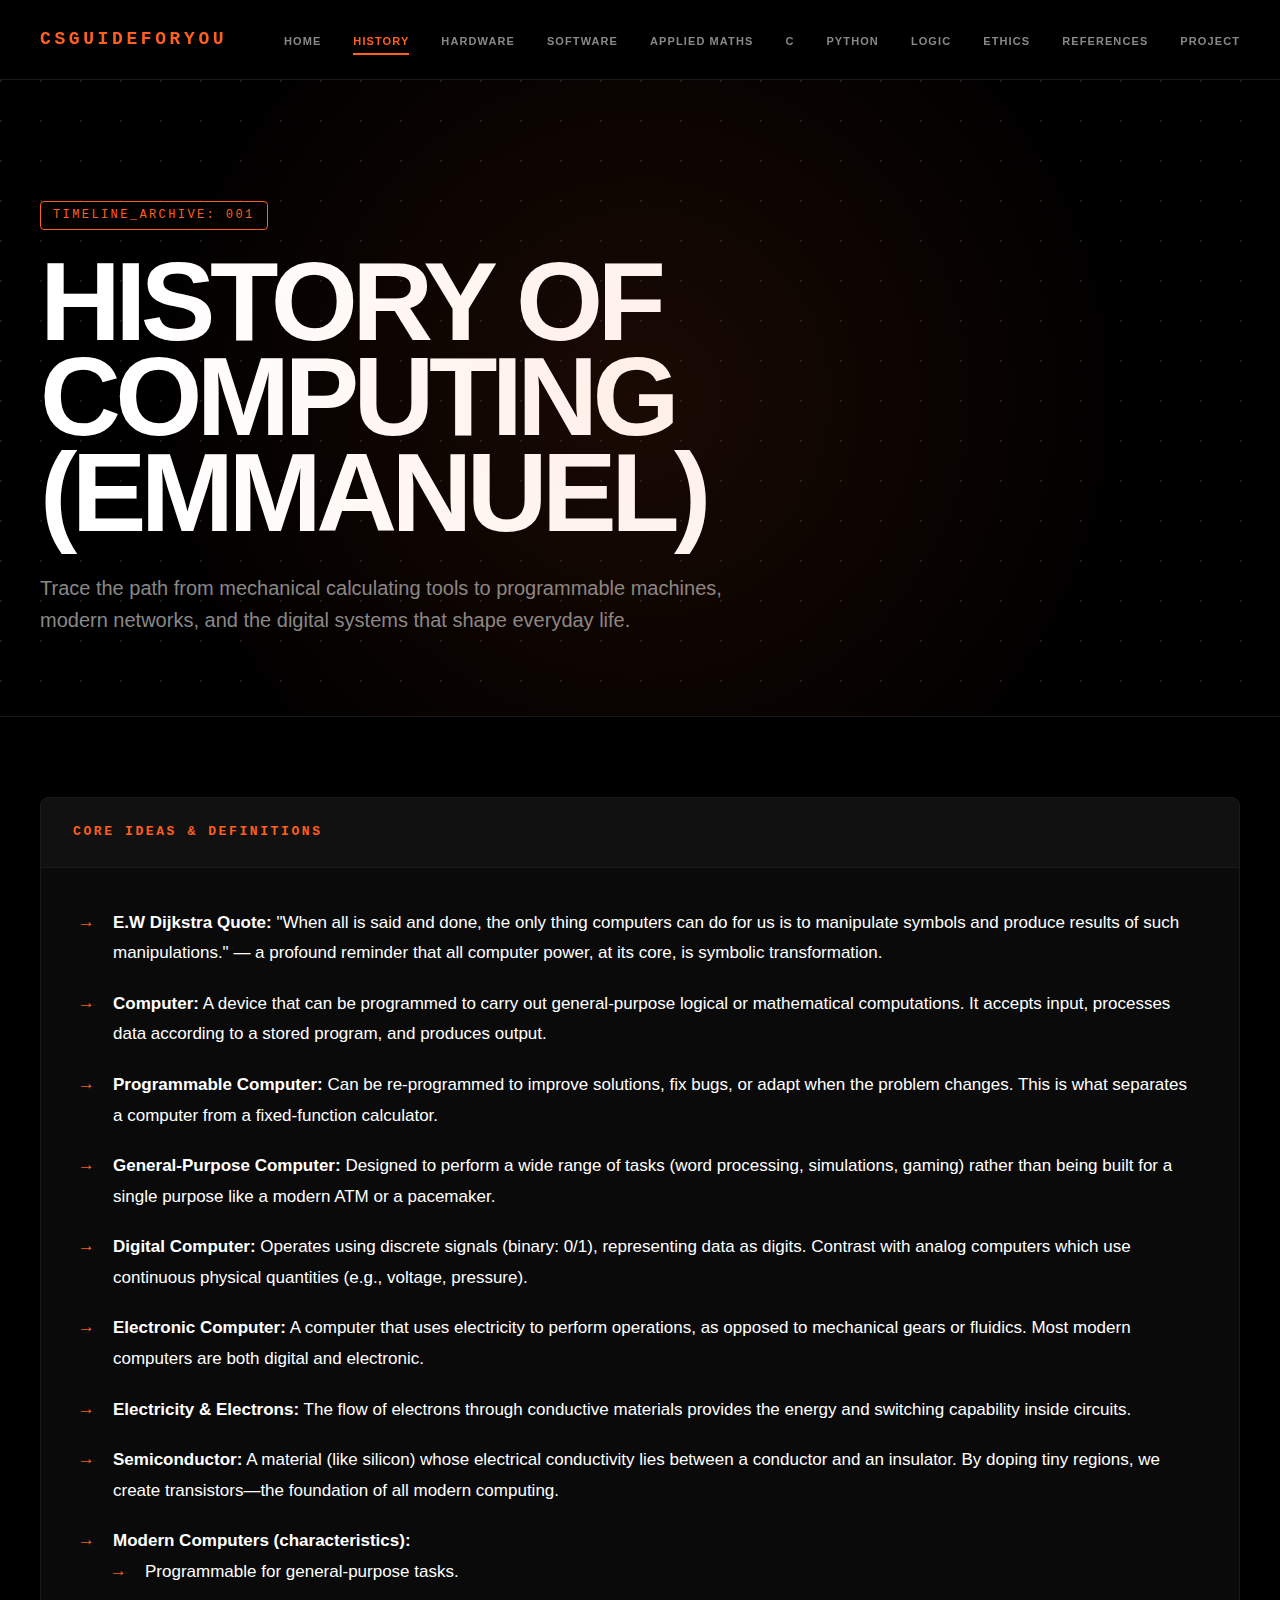
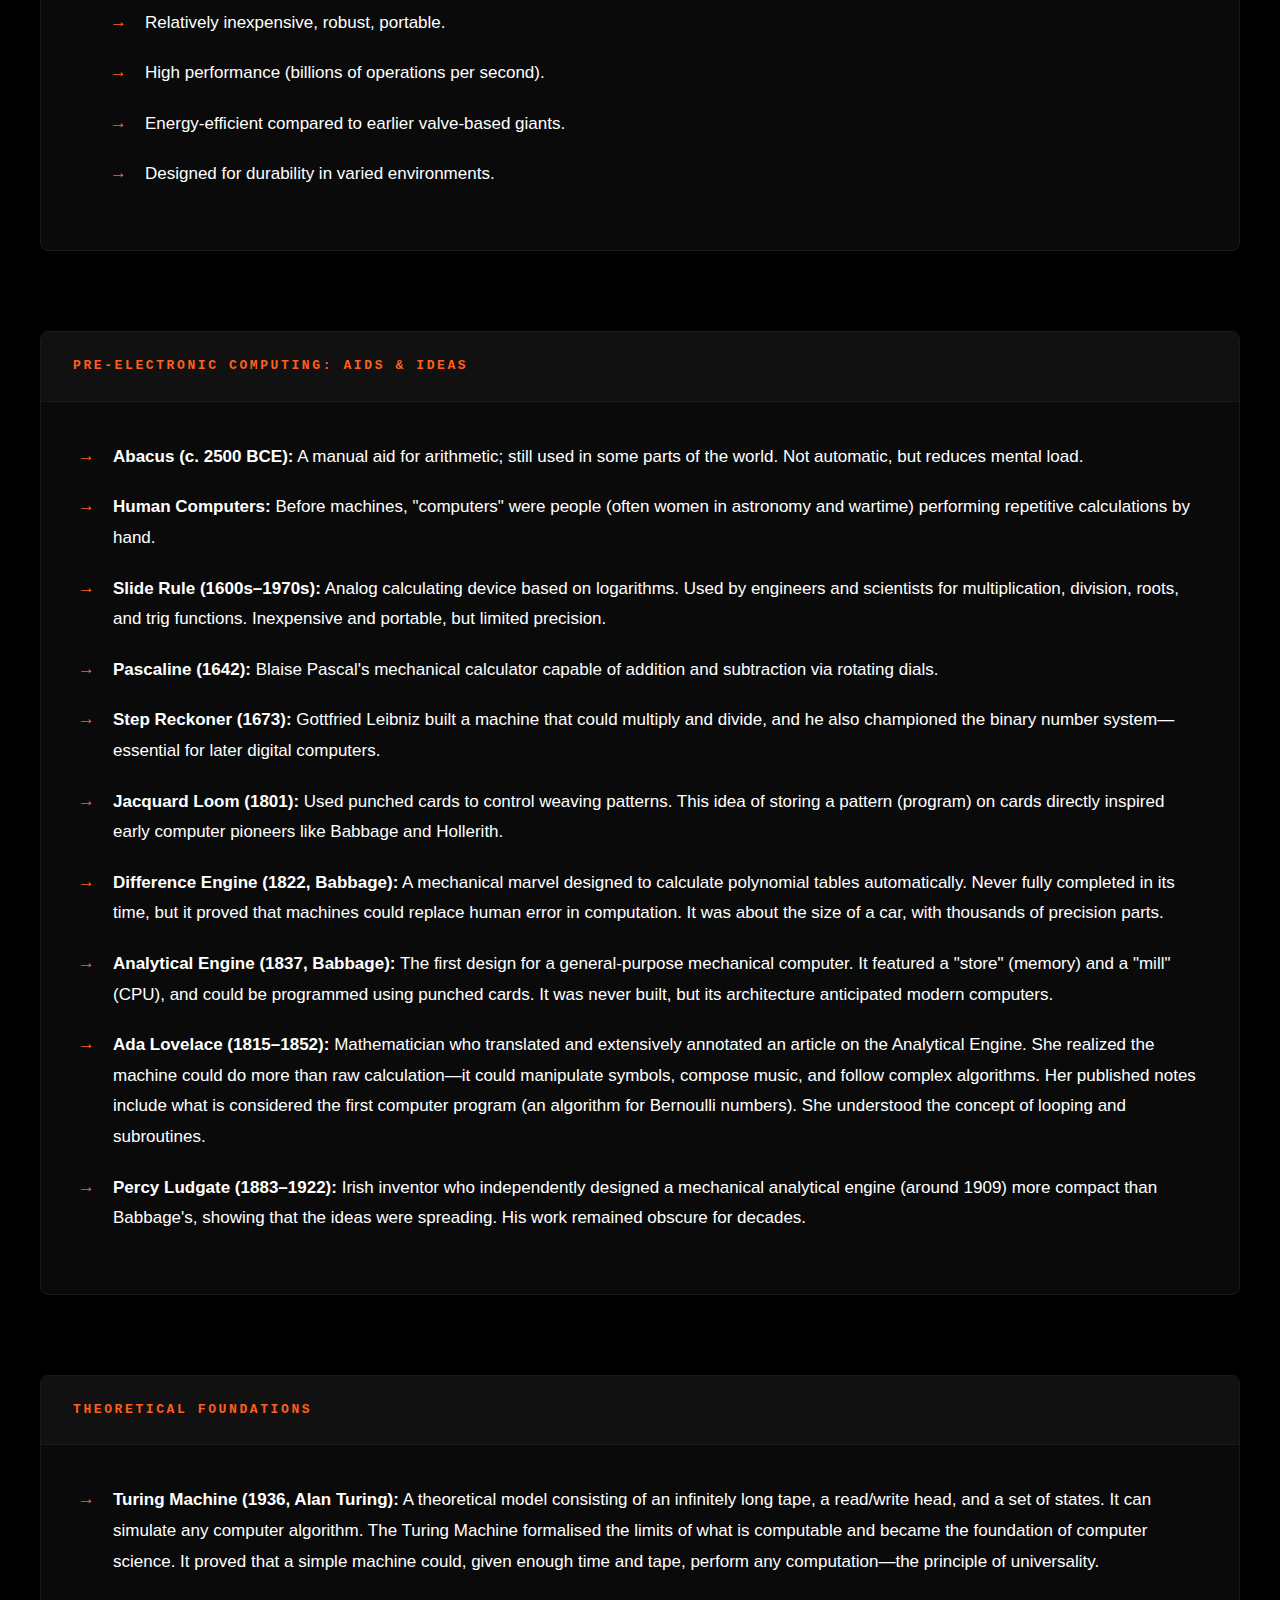
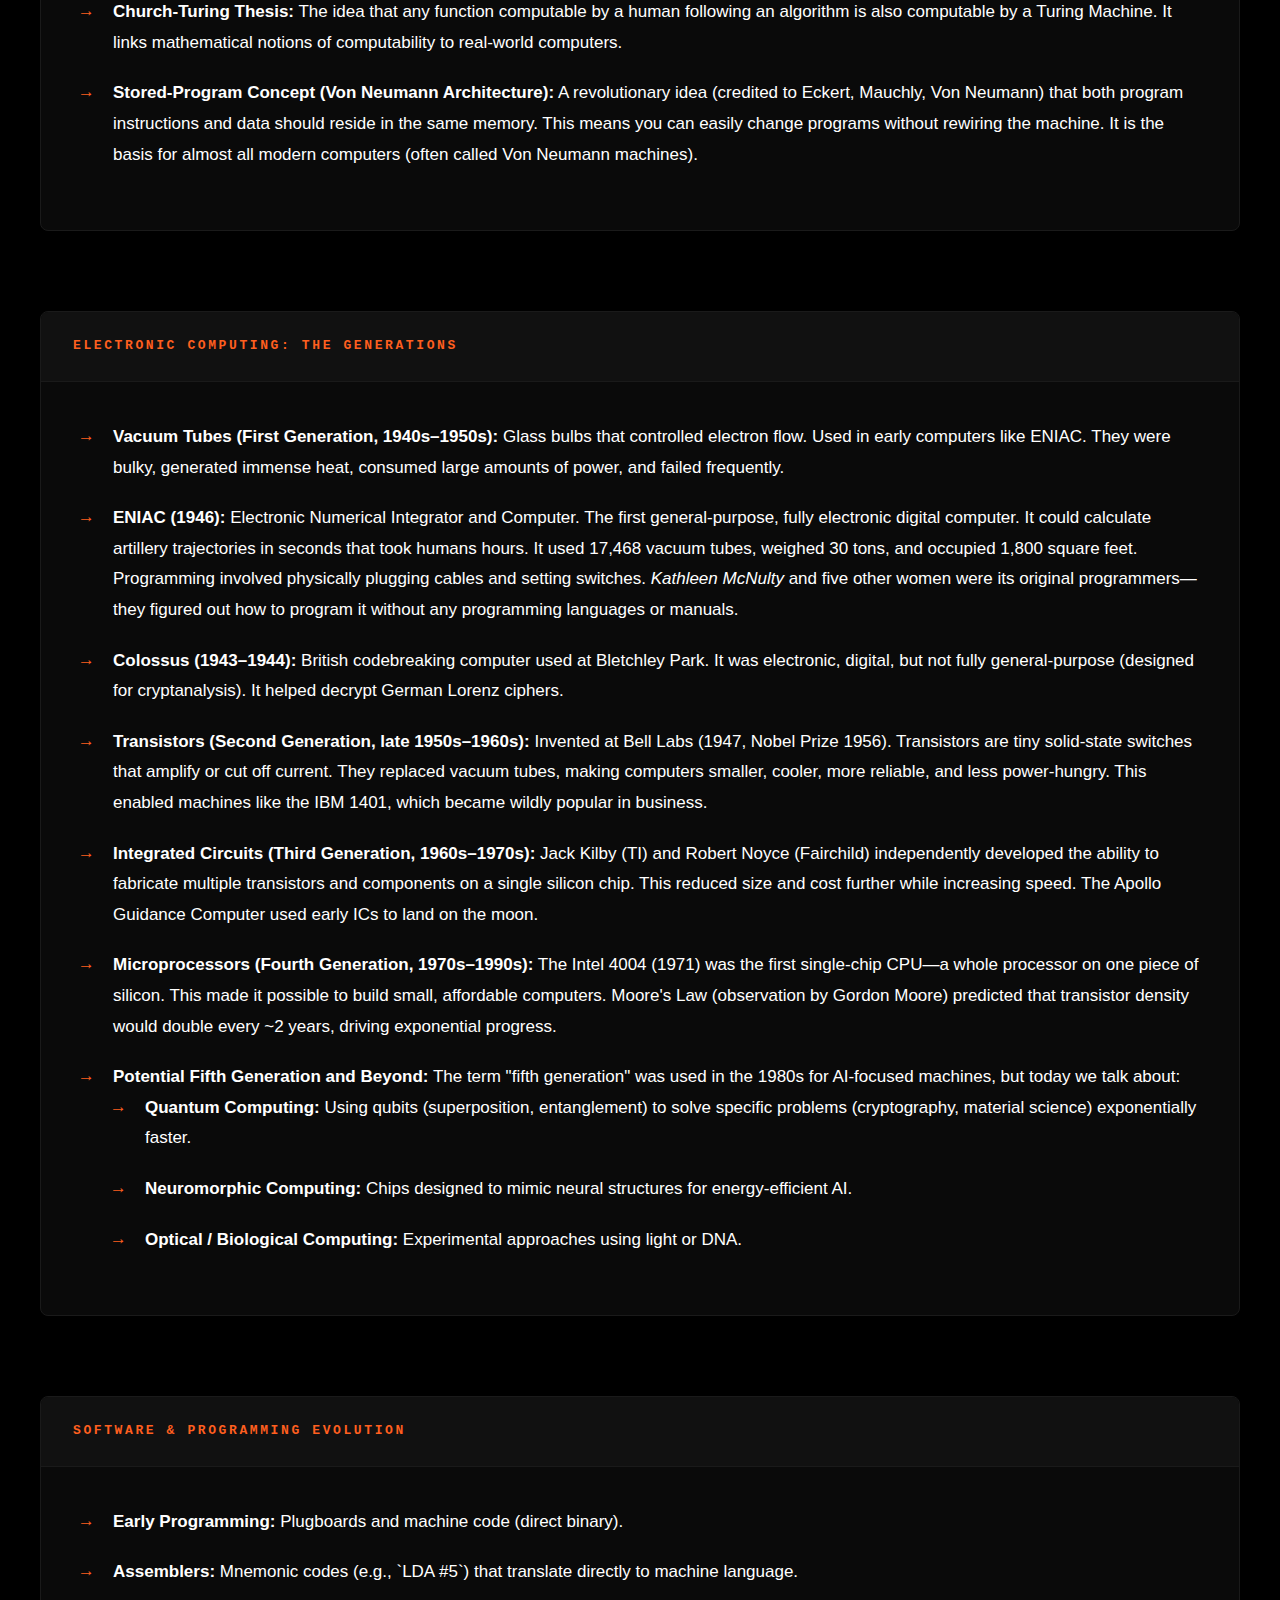
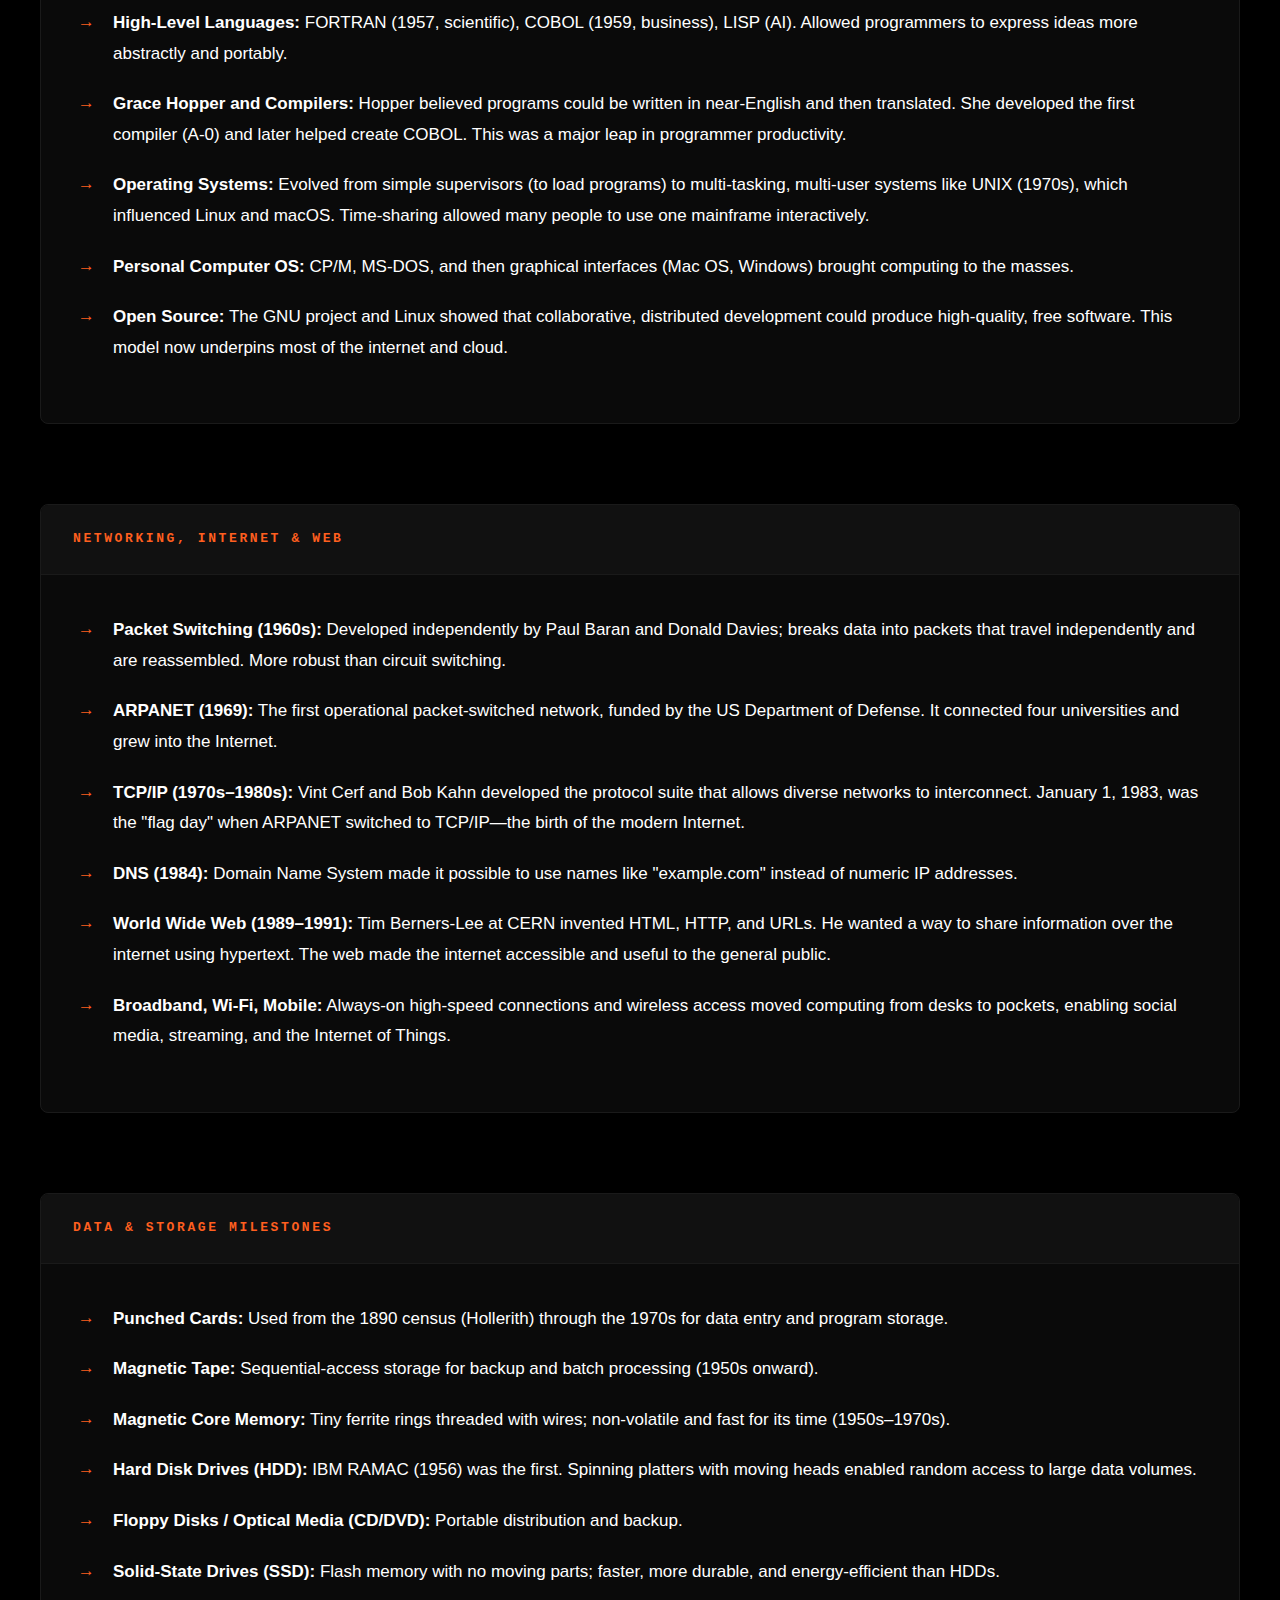
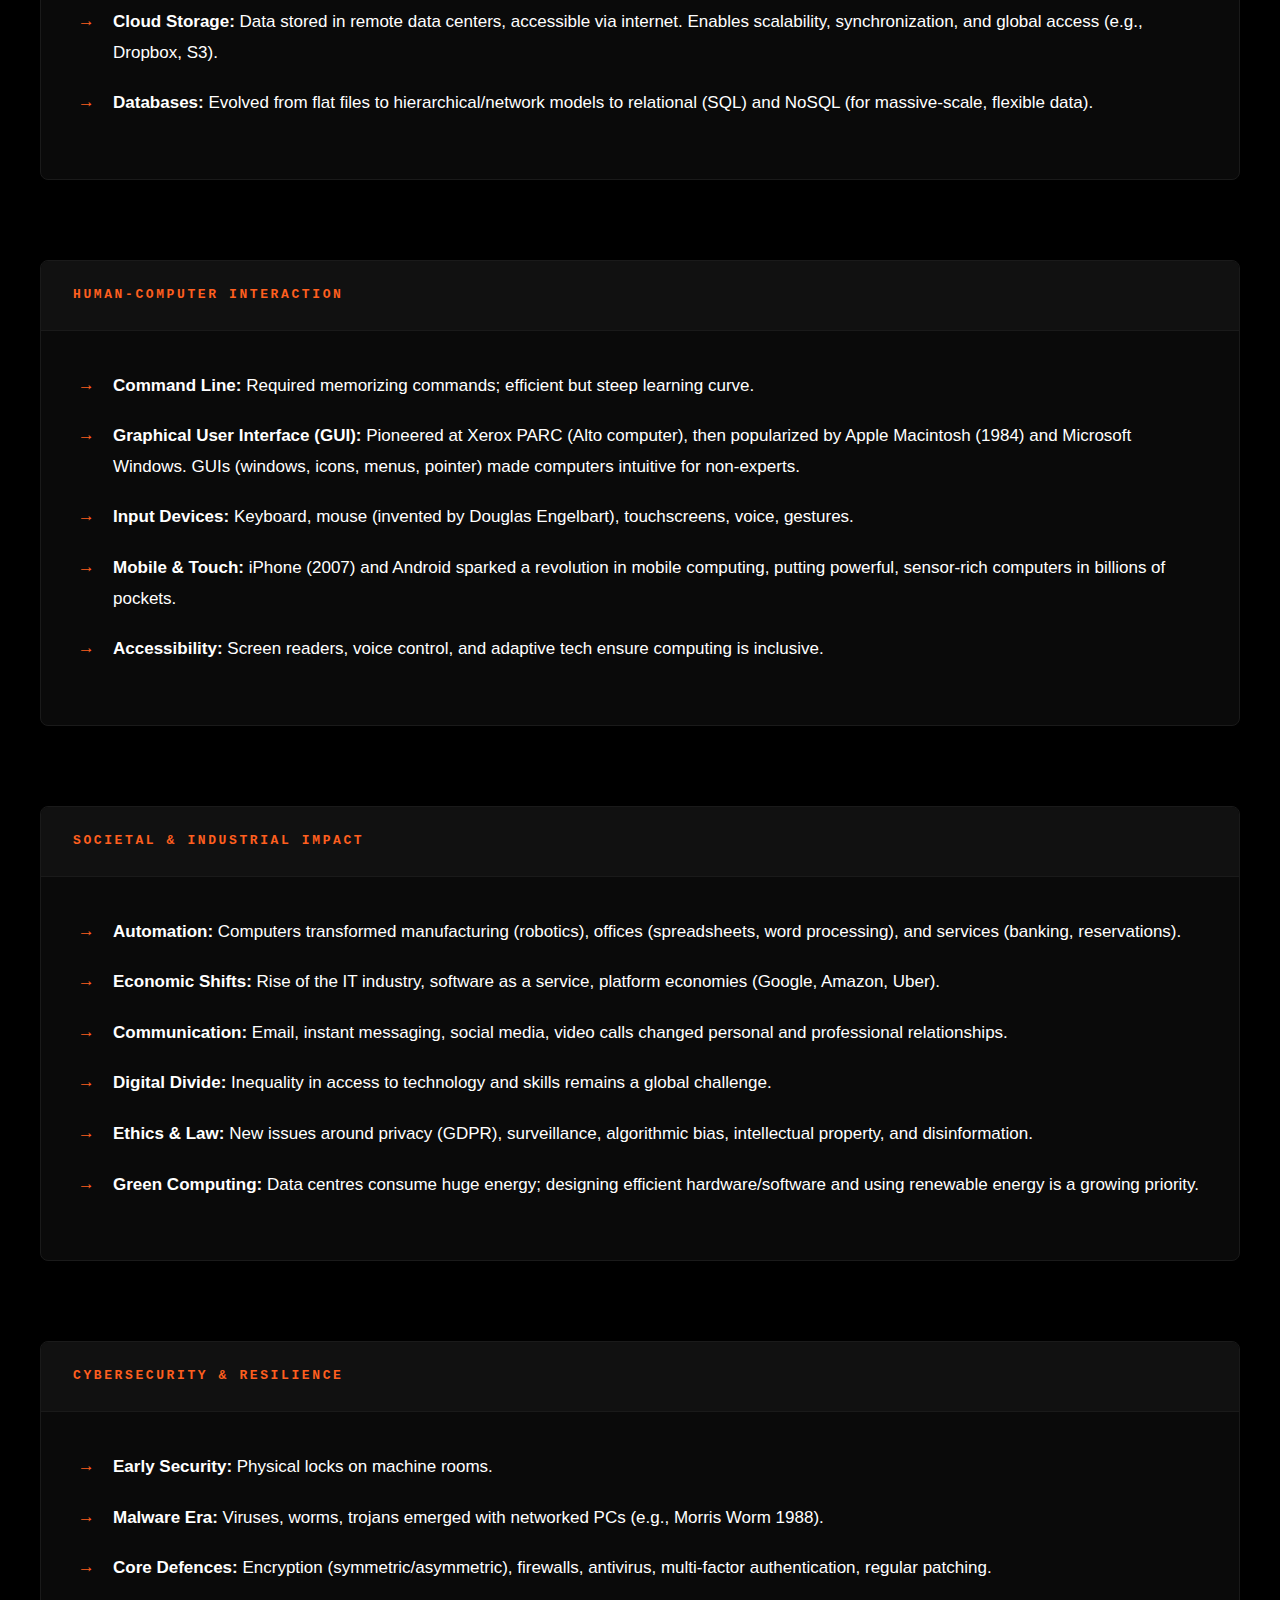
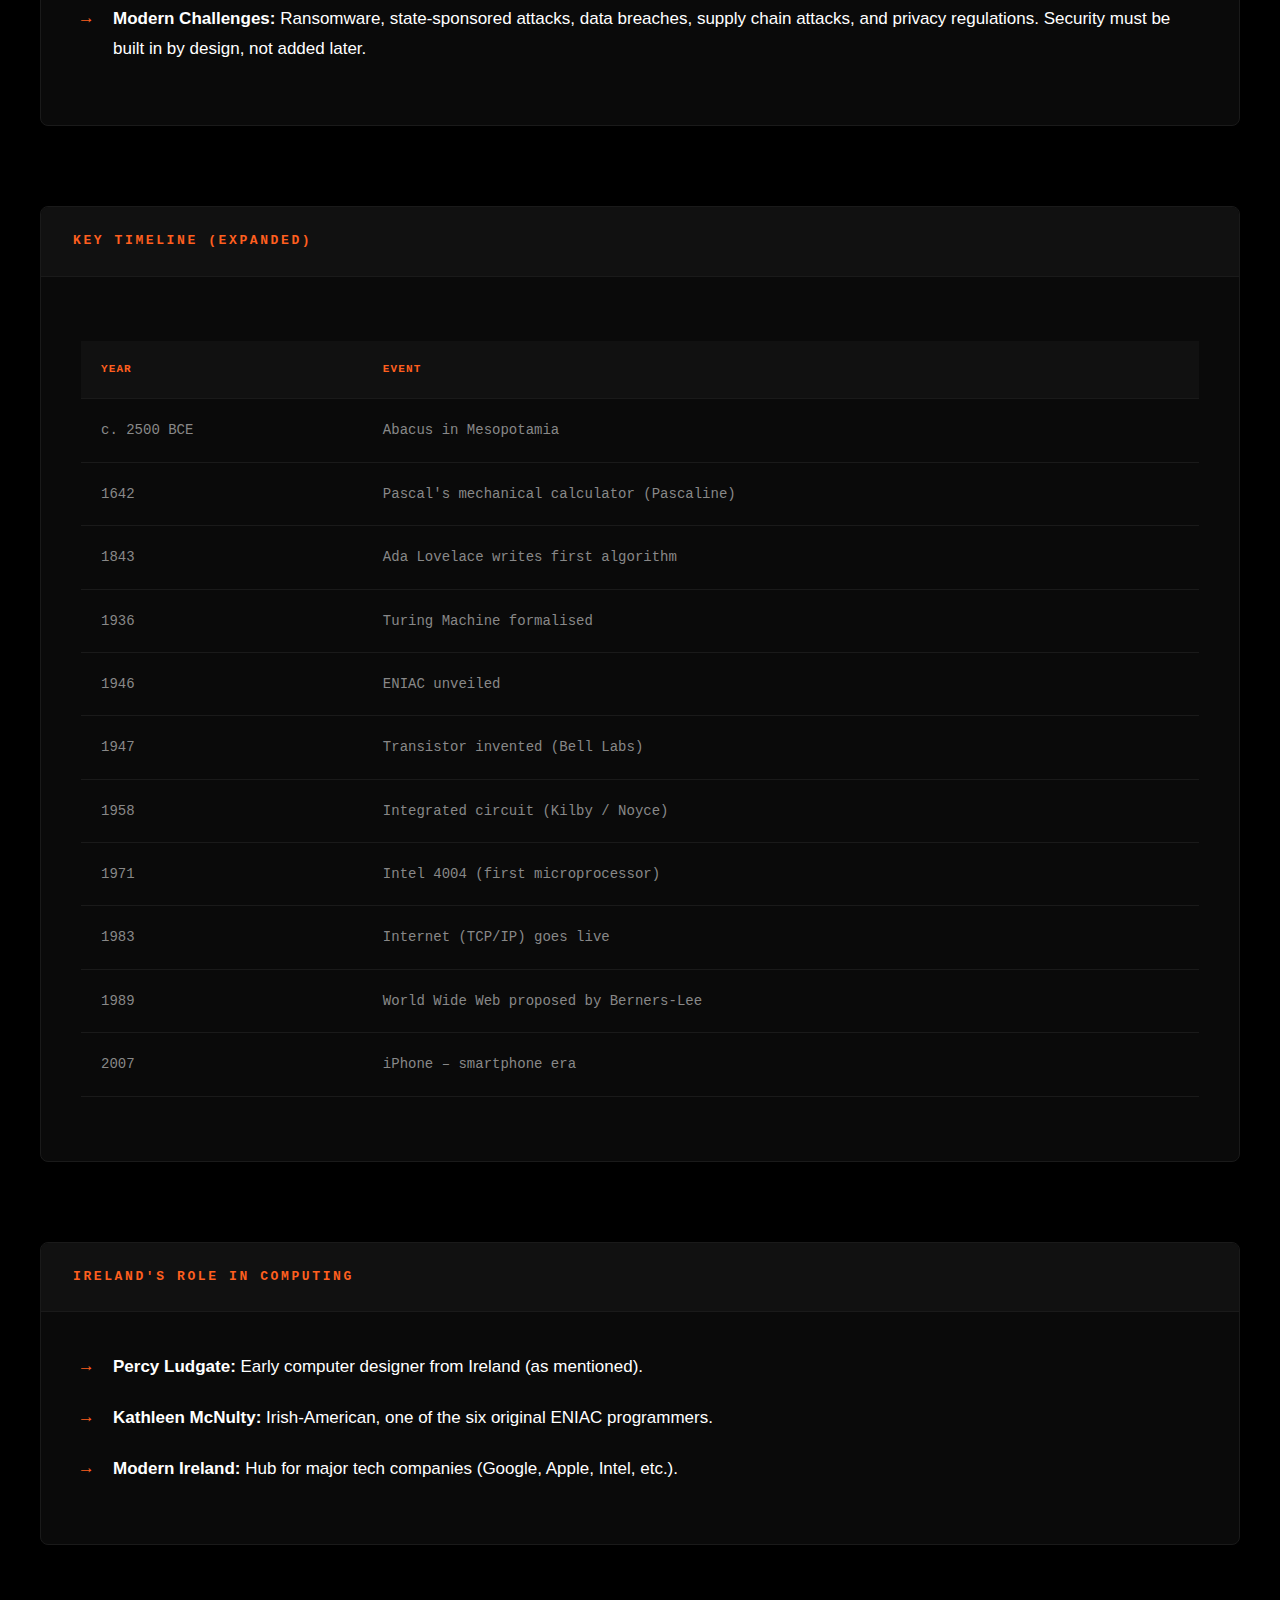
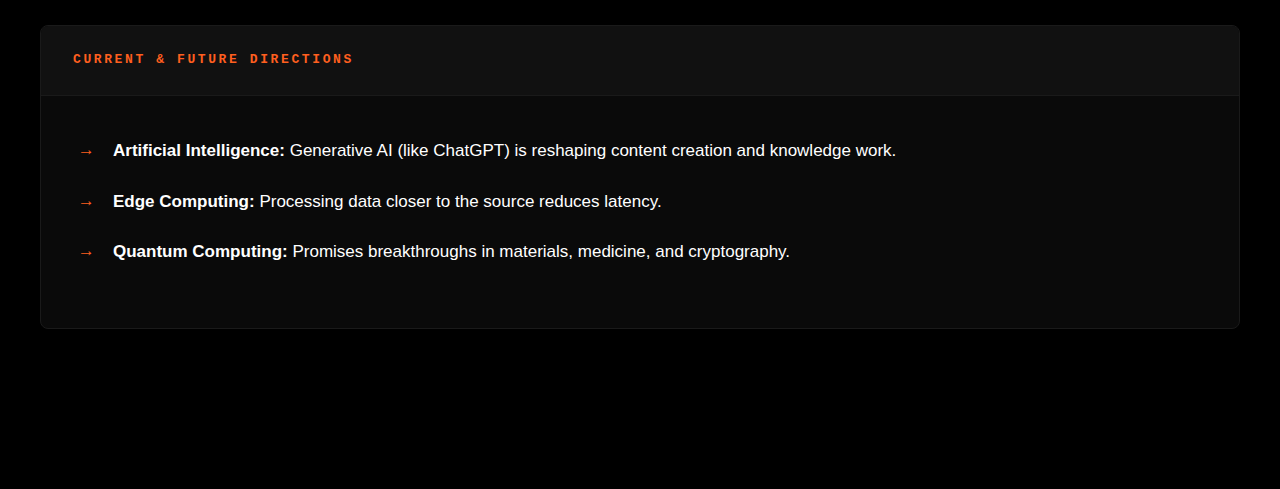
<file: history.html>
<!doctype html>
<html lang="en">
<head>
  <meta charset="utf-8">
  <meta name="viewport" content="width=device-width, initial-scale=1">
  <title>History of Computing - csguideforyou</title>
  <link rel="stylesheet" href="stylesheet.css">
</head>
<body>
  <nav class="navbar">
    <div class="nav-container">
        <a href="index.html" class="logo">csguideforyou</a>
        <ul class="nav-links">
            <li><a href="index.html">Home</a></li>
            <li><a href="history.html" class="active">History</a></li>
            <li><a href="hardware.html">Hardware</a></li>
          <li><a href="software.html">Software</a></li>
          <li><a href="Appliedmaths.html">Applied Maths</a></li>
          <li><a href="C.html">C</a></li>
            <li><a href="Python.html">Python</a></li>
            <li><a href="logic.html">Logic</a></li>
            <li><a href="ethics.html">Ethics</a></li>
          <li><a href="references.html">References</a></li>
            <li><a href="Project.html">Project</a></li>
        </ul>
    </div>
  </nav>

  <main class="content">
    <header class="hero-banner">
      <div class="container">
        <span class="meta-label">TIMELINE_ARCHIVE: 001</span>
        <h1>History of Computing (Emmanuel)</h1>
        <p>Trace the path from mechanical calculating tools to programmable machines, modern networks, and the digital systems that shape everyday life.</p>
      </div>
    </header>

    <section class="content-body">
      <div class="container">
        <section class="info-section">
          <h2>Core Ideas & Definitions</h2>
          <div class="section-content">
            <ul>
              <li><strong>E.W Dijkstra Quote:</strong> "When all is said and done, the only thing computers can do for us is to manipulate symbols and produce results of such manipulations." — a profound reminder that all computer power, at its core, is symbolic transformation.</li>
              <li><strong>Computer:</strong> A device that can be programmed to carry out general-purpose logical or mathematical computations. It accepts input, processes data according to a stored program, and produces output.</li>
              <li><strong>Programmable Computer:</strong> Can be re-programmed to improve solutions, fix bugs, or adapt when the problem changes. This is what separates a computer from a fixed-function calculator.</li>
              <li><strong>General-Purpose Computer:</strong> Designed to perform a wide range of tasks (word processing, simulations, gaming) rather than being built for a single purpose like a modern ATM or a pacemaker.</li>
              <li><strong>Digital Computer:</strong> Operates using discrete signals (binary: 0/1), representing data as digits. Contrast with analog computers which use continuous physical quantities (e.g., voltage, pressure).</li>
              <li><strong>Electronic Computer:</strong> A computer that uses electricity to perform operations, as opposed to mechanical gears or fluidics. Most modern computers are both digital and electronic.</li>
              <li><strong>Electricity & Electrons:</strong> The flow of electrons through conductive materials provides the energy and switching capability inside circuits.</li>
              <li><strong>Semiconductor:</strong> A material (like silicon) whose electrical conductivity lies between a conductor and an insulator. By doping tiny regions, we create transistors—the foundation of all modern computing.</li>
              <li><strong>Modern Computers (characteristics):</strong>
                <ul>
                  <li>Programmable for general-purpose tasks.</li>
                  <li>Relatively inexpensive, robust, portable.</li>
                  <li>High performance (billions of operations per second).</li>
                  <li>Energy-efficient compared to earlier valve-based giants.</li>
                  <li>Designed for durability in varied environments.</li>
                </ul>
              </li>
            </ul>
          </div>
        </section>

      <section class="info-section">
        <h2>Pre-Electronic Computing: Aids & Ideas</h2>
        <div class="section-content">
          <ul>
            <li><strong>Abacus (c. 2500 BCE):</strong> A manual aid for arithmetic; still used in some parts of the world. Not automatic, but reduces mental load.</li>
            <li><strong>Human Computers:</strong> Before machines, "computers" were people (often women in astronomy and wartime) performing repetitive calculations by hand.</li>
            <li><strong>Slide Rule (1600s–1970s):</strong> Analog calculating device based on logarithms. Used by engineers and scientists for multiplication, division, roots, and trig functions. Inexpensive and portable, but limited precision.</li>
            <li><strong>Pascaline (1642):</strong> Blaise Pascal's mechanical calculator capable of addition and subtraction via rotating dials.</li>
            <li><strong>Step Reckoner (1673):</strong> Gottfried Leibniz built a machine that could multiply and divide, and he also championed the binary number system—essential for later digital computers.</li>
            <li><strong>Jacquard Loom (1801):</strong> Used punched cards to control weaving patterns. This idea of storing a pattern (program) on cards directly inspired early computer pioneers like Babbage and Hollerith.</li>
            <li><strong>Difference Engine (1822, Babbage):</strong> A mechanical marvel designed to calculate polynomial tables automatically. Never fully completed in its time, but it proved that machines could replace human error in computation. It was about the size of a car, with thousands of precision parts.</li>
            <li><strong>Analytical Engine (1837, Babbage):</strong> The first design for a general-purpose mechanical computer. It featured a "store" (memory) and a "mill" (CPU), and could be programmed using punched cards. It was never built, but its architecture anticipated modern computers.</li>
            <li><strong>Ada Lovelace (1815–1852):</strong> Mathematician who translated and extensively annotated an article on the Analytical Engine. She realized the machine could do more than raw calculation—it could manipulate symbols, compose music, and follow complex algorithms. Her published notes include what is considered the first computer program (an algorithm for Bernoulli numbers). She understood the concept of looping and subroutines.</li>
            <li><strong>Percy Ludgate (1883–1922):</strong> Irish inventor who independently designed a mechanical analytical engine (around 1909) more compact than Babbage's, showing that the ideas were spreading. His work remained obscure for decades.</li>
          </ul>
        </div>
      </section>

      <section class="info-section">
        <h2>Theoretical Foundations</h2>
        <div class="section-content">
          <ul>
            <li><strong>Turing Machine (1936, Alan Turing):</strong> A theoretical model consisting of an infinitely long tape, a read/write head, and a set of states. It can simulate any computer algorithm. The Turing Machine formalised the limits of what is computable and became the foundation of computer science. It proved that a simple machine could, given enough time and tape, perform any computation—the principle of universality.</li>
            <li><strong>Church-Turing Thesis:</strong> The idea that any function computable by a human following an algorithm is also computable by a Turing Machine. It links mathematical notions of computability to real-world computers.</li>
            <li><strong>Stored-Program Concept (Von Neumann Architecture):</strong> A revolutionary idea (credited to Eckert, Mauchly, Von Neumann) that both program instructions and data should reside in the same memory. This means you can easily change programs without rewiring the machine. It is the basis for almost all modern computers (often called Von Neumann machines).</li>
          </ul>
        </div>
      </section>

      <section class="info-section">
        <h2>Electronic Computing: The Generations</h2>
        <div class="section-content">
          <ul>
            <li><strong>Vacuum Tubes (First Generation, 1940s–1950s):</strong> Glass bulbs that controlled electron flow. Used in early computers like ENIAC. They were bulky, generated immense heat, consumed large amounts of power, and failed frequently.</li>
            <li><strong>ENIAC (1946):</strong> Electronic Numerical Integrator and Computer. The first general-purpose, fully electronic digital computer. It could calculate artillery trajectories in seconds that took humans hours. It used 17,468 vacuum tubes, weighed 30 tons, and occupied 1,800 square feet. Programming involved physically plugging cables and setting switches. <em>Kathleen McNulty</em> and five other women were its original programmers—they figured out how to program it without any programming languages or manuals.</li>
            <li><strong>Colossus (1943–1944):</strong> British codebreaking computer used at Bletchley Park. It was electronic, digital, but not fully general-purpose (designed for cryptanalysis). It helped decrypt German Lorenz ciphers.</li>
            <li><strong>Transistors (Second Generation, late 1950s–1960s):</strong> Invented at Bell Labs (1947, Nobel Prize 1956). Transistors are tiny solid-state switches that amplify or cut off current. They replaced vacuum tubes, making computers smaller, cooler, more reliable, and less power-hungry. This enabled machines like the IBM 1401, which became wildly popular in business.</li>
            <li><strong>Integrated Circuits (Third Generation, 1960s–1970s):</strong> Jack Kilby (TI) and Robert Noyce (Fairchild) independently developed the ability to fabricate multiple transistors and components on a single silicon chip. This reduced size and cost further while increasing speed. The Apollo Guidance Computer used early ICs to land on the moon.</li>
            <li><strong>Microprocessors (Fourth Generation, 1970s–1990s):</strong> The Intel 4004 (1971) was the first single-chip CPU—a whole processor on one piece of silicon. This made it possible to build small, affordable computers. Moore's Law (observation by Gordon Moore) predicted that transistor density would double every ~2 years, driving exponential progress.</li>
            <li><strong>Potential Fifth Generation and Beyond:</strong> The term "fifth generation" was used in the 1980s for AI-focused machines, but today we talk about:
              <ul>
                <li><strong>Quantum Computing:</strong> Using qubits (superposition, entanglement) to solve specific problems (cryptography, material science) exponentially faster.</li>
                <li><strong>Neuromorphic Computing:</strong> Chips designed to mimic neural structures for energy-efficient AI.</li>
                <li><strong>Optical / Biological Computing:</strong> Experimental approaches using light or DNA.</li>
              </ul>
            </li>
          </ul>
        </div>
      </section>

      <section class="info-section">
        <h2>Software & Programming Evolution</h2>
        <div class="section-content">
          <ul>
            <li><strong>Early Programming:</strong> Plugboards and machine code (direct binary).</li>
            <li><strong>Assemblers:</strong> Mnemonic codes (e.g., `LDA #5`) that translate directly to machine language.</li>
            <li><strong>High-Level Languages:</strong> FORTRAN (1957, scientific), COBOL (1959, business), LISP (AI). Allowed programmers to express ideas more abstractly and portably.</li>
            <li><strong>Grace Hopper and Compilers:</strong> Hopper believed programs could be written in near-English and then translated. She developed the first compiler (A-0) and later helped create COBOL. This was a major leap in programmer productivity.</li>
            <li><strong>Operating Systems:</strong> Evolved from simple supervisors (to load programs) to multi-tasking, multi-user systems like UNIX (1970s), which influenced Linux and macOS. Time-sharing allowed many people to use one mainframe interactively.</li>
            <li><strong>Personal Computer OS:</strong> CP/M, MS-DOS, and then graphical interfaces (Mac OS, Windows) brought computing to the masses.</li>
            <li><strong>Open Source:</strong> The GNU project and Linux showed that collaborative, distributed development could produce high-quality, free software. This model now underpins most of the internet and cloud.</li>
          </ul>
        </div>
      </section>

      <section class="info-section">
        <h2>Networking, Internet & Web</h2>
        <div class="section-content">
          <ul>
            <li><strong>Packet Switching (1960s):</strong> Developed independently by Paul Baran and Donald Davies; breaks data into packets that travel independently and are reassembled. More robust than circuit switching.</li>
            <li><strong>ARPANET (1969):</strong> The first operational packet-switched network, funded by the US Department of Defense. It connected four universities and grew into the Internet.</li>
            <li><strong>TCP/IP (1970s–1980s):</strong> Vint Cerf and Bob Kahn developed the protocol suite that allows diverse networks to interconnect. January 1, 1983, was the "flag day" when ARPANET switched to TCP/IP—the birth of the modern Internet.</li>
            <li><strong>DNS (1984):</strong> Domain Name System made it possible to use names like "example.com" instead of numeric IP addresses.</li>
            <li><strong>World Wide Web (1989–1991):</strong> Tim Berners-Lee at CERN invented HTML, HTTP, and URLs. He wanted a way to share information over the internet using hypertext. The web made the internet accessible and useful to the general public.</li>
            <li><strong>Broadband, Wi-Fi, Mobile:</strong> Always-on high-speed connections and wireless access moved computing from desks to pockets, enabling social media, streaming, and the Internet of Things.</li>
          </ul>
        </div>
      </section>

      <section class="info-section">
        <h2>Data & Storage Milestones</h2>
        <div class="section-content">
          <ul>
            <li><strong>Punched Cards:</strong> Used from the 1890 census (Hollerith) through the 1970s for data entry and program storage.</li>
            <li><strong>Magnetic Tape:</strong> Sequential-access storage for backup and batch processing (1950s onward).</li>
            <li><strong>Magnetic Core Memory:</strong> Tiny ferrite rings threaded with wires; non-volatile and fast for its time (1950s–1970s).</li>
            <li><strong>Hard Disk Drives (HDD):</strong> IBM RAMAC (1956) was the first. Spinning platters with moving heads enabled random access to large data volumes.</li>
            <li><strong>Floppy Disks / Optical Media (CD/DVD):</strong> Portable distribution and backup.</li>
            <li><strong>Solid-State Drives (SSD):</strong> Flash memory with no moving parts; faster, more durable, and energy-efficient than HDDs.</li>
            <li><strong>Cloud Storage:</strong> Data stored in remote data centers, accessible via internet. Enables scalability, synchronization, and global access (e.g., Dropbox, S3).</li>
            <li><strong>Databases:</strong> Evolved from flat files to hierarchical/network models to relational (SQL) and NoSQL (for massive-scale, flexible data).</li>
          </ul>
        </div>
      </section>

      <section class="info-section">
        <h2>Human-Computer Interaction</h2>
        <div class="section-content">
          <ul>
            <li><strong>Command Line:</strong> Required memorizing commands; efficient but steep learning curve.</li>
            <li><strong>Graphical User Interface (GUI):</strong> Pioneered at Xerox PARC (Alto computer), then popularized by Apple Macintosh (1984) and Microsoft Windows. GUIs (windows, icons, menus, pointer) made computers intuitive for non-experts.</li>
            <li><strong>Input Devices:</strong> Keyboard, mouse (invented by Douglas Engelbart), touchscreens, voice, gestures.</li>
            <li><strong>Mobile & Touch:</strong> iPhone (2007) and Android sparked a revolution in mobile computing, putting powerful, sensor-rich computers in billions of pockets.</li>
            <li><strong>Accessibility:</strong> Screen readers, voice control, and adaptive tech ensure computing is inclusive.</li>
          </ul>
        </div>
      </section>

      <section class="info-section">
        <h2>Societal & Industrial Impact</h2>
        <div class="section-content">
          <ul>
            <li><strong>Automation:</strong> Computers transformed manufacturing (robotics), offices (spreadsheets, word processing), and services (banking, reservations).</li>
            <li><strong>Economic Shifts:</strong> Rise of the IT industry, software as a service, platform economies (Google, Amazon, Uber).</li>
            <li><strong>Communication:</strong> Email, instant messaging, social media, video calls changed personal and professional relationships.</li>
            <li><strong>Digital Divide:</strong> Inequality in access to technology and skills remains a global challenge.</li>
            <li><strong>Ethics & Law:</strong> New issues around privacy (GDPR), surveillance, algorithmic bias, intellectual property, and disinformation.</li>
            <li><strong>Green Computing:</strong> Data centres consume huge energy; designing efficient hardware/software and using renewable energy is a growing priority.</li>
          </ul>
        </div>
      </section>

      <section class="info-section">
        <h2>Cybersecurity & Resilience</h2>
        <div class="section-content">
          <ul>
            <li><strong>Early Security:</strong> Physical locks on machine rooms.</li>
            <li><strong>Malware Era:</strong> Viruses, worms, trojans emerged with networked PCs (e.g., Morris Worm 1988).</li>
            <li><strong>Core Defences:</strong> Encryption (symmetric/asymmetric), firewalls, antivirus, multi-factor authentication, regular patching.</li>
            <li><strong>Modern Challenges:</strong> Ransomware, state-sponsored attacks, data breaches, supply chain attacks, and privacy regulations. Security must be built in by design, not added later.</li>
          </ul>
        </div>
      </section>

      <section class="info-section">
        <h2>Key Timeline (Expanded)</h2>
        <div class="section-content">
          <table>
            <thead>
              <tr><th>Year</th><th>Event</th></tr>
            </thead>
            <tbody>
              <tr><td>c. 2500 BCE</td><td>Abacus in Mesopotamia</td></tr>
              <tr><td>1642</td><td>Pascal's mechanical calculator (Pascaline)</td></tr>
              <tr><td>1843</td><td>Ada Lovelace writes first algorithm</td></tr>
              <tr><td>1936</td><td>Turing Machine formalised</td></tr>
              <tr><td>1946</td><td>ENIAC unveiled</td></tr>
              <tr><td>1947</td><td>Transistor invented (Bell Labs)</td></tr>
              <tr><td>1958</td><td>Integrated circuit (Kilby / Noyce)</td></tr>
              <tr><td>1971</td><td>Intel 4004 (first microprocessor)</td></tr>
              <tr><td>1983</td><td>Internet (TCP/IP) goes live</td></tr>
              <tr><td>1989</td><td>World Wide Web proposed by Berners-Lee</td></tr>
              <tr><td>2007</td><td>iPhone – smartphone era</td></tr>
            </tbody>
          </table>
        </div>
      </section>

      <section class="info-section">
        <h2>Ireland's Role in Computing</h2>
        <div class="section-content">
          <ul>
            <li><strong>Percy Ludgate:</strong> Early computer designer from Ireland (as mentioned).</li>
            <li><strong>Kathleen McNulty:</strong> Irish-American, one of the six original ENIAC programmers.</li>
            <li><strong>Modern Ireland:</strong> Hub for major tech companies (Google, Apple, Intel, etc.).</li>
          </ul>
        </div>
      </section>

      <section class="info-section">
        <h2>Current & Future Directions</h2>
        <div class="section-content">
          <ul>
            <li><strong>Artificial Intelligence:</strong> Generative AI (like ChatGPT) is reshaping content creation and knowledge work.</li>
            <li><strong>Edge Computing:</strong> Processing data closer to the source reduces latency.</li>
            <li><strong>Quantum Computing:</strong> Promises breakthroughs in materials, medicine, and cryptography.</li>
          </ul>
        </div>
      </section>
    </div>
  </section>
</main>

</body>
</html>
</file>
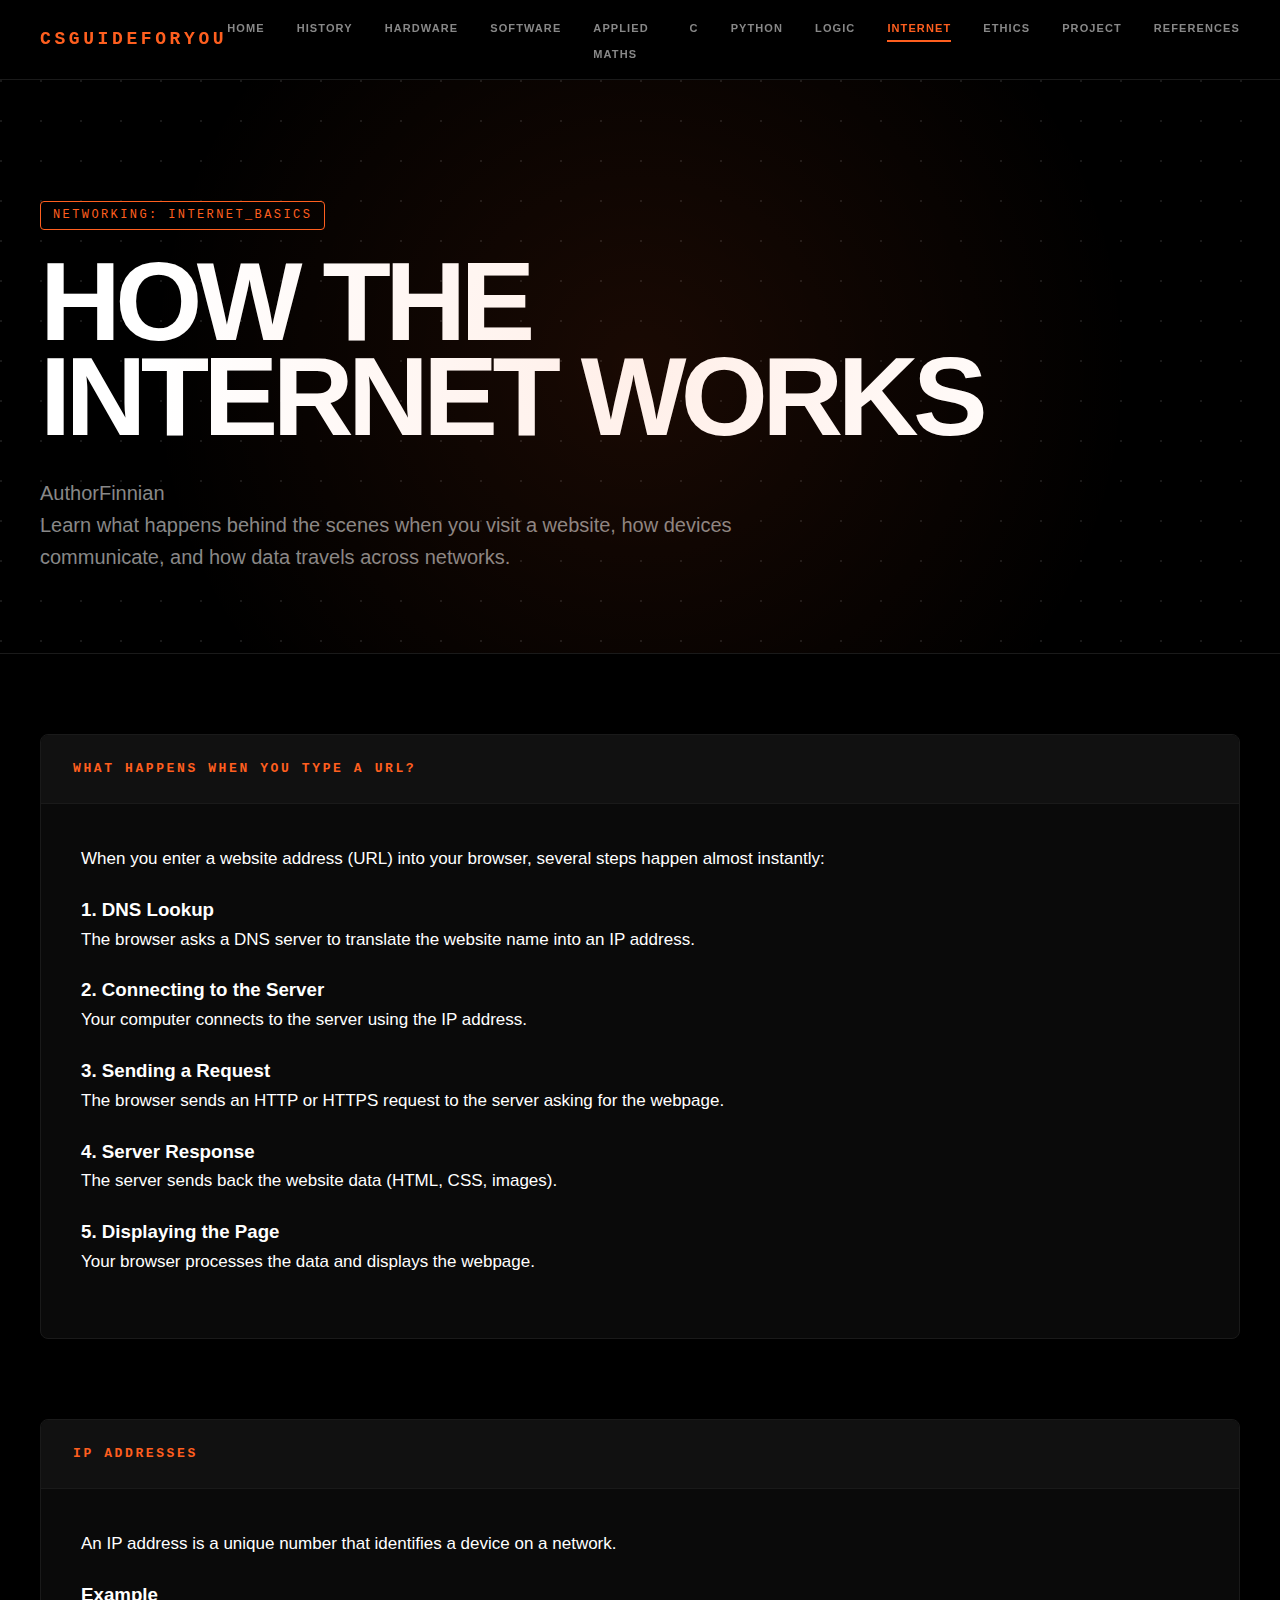
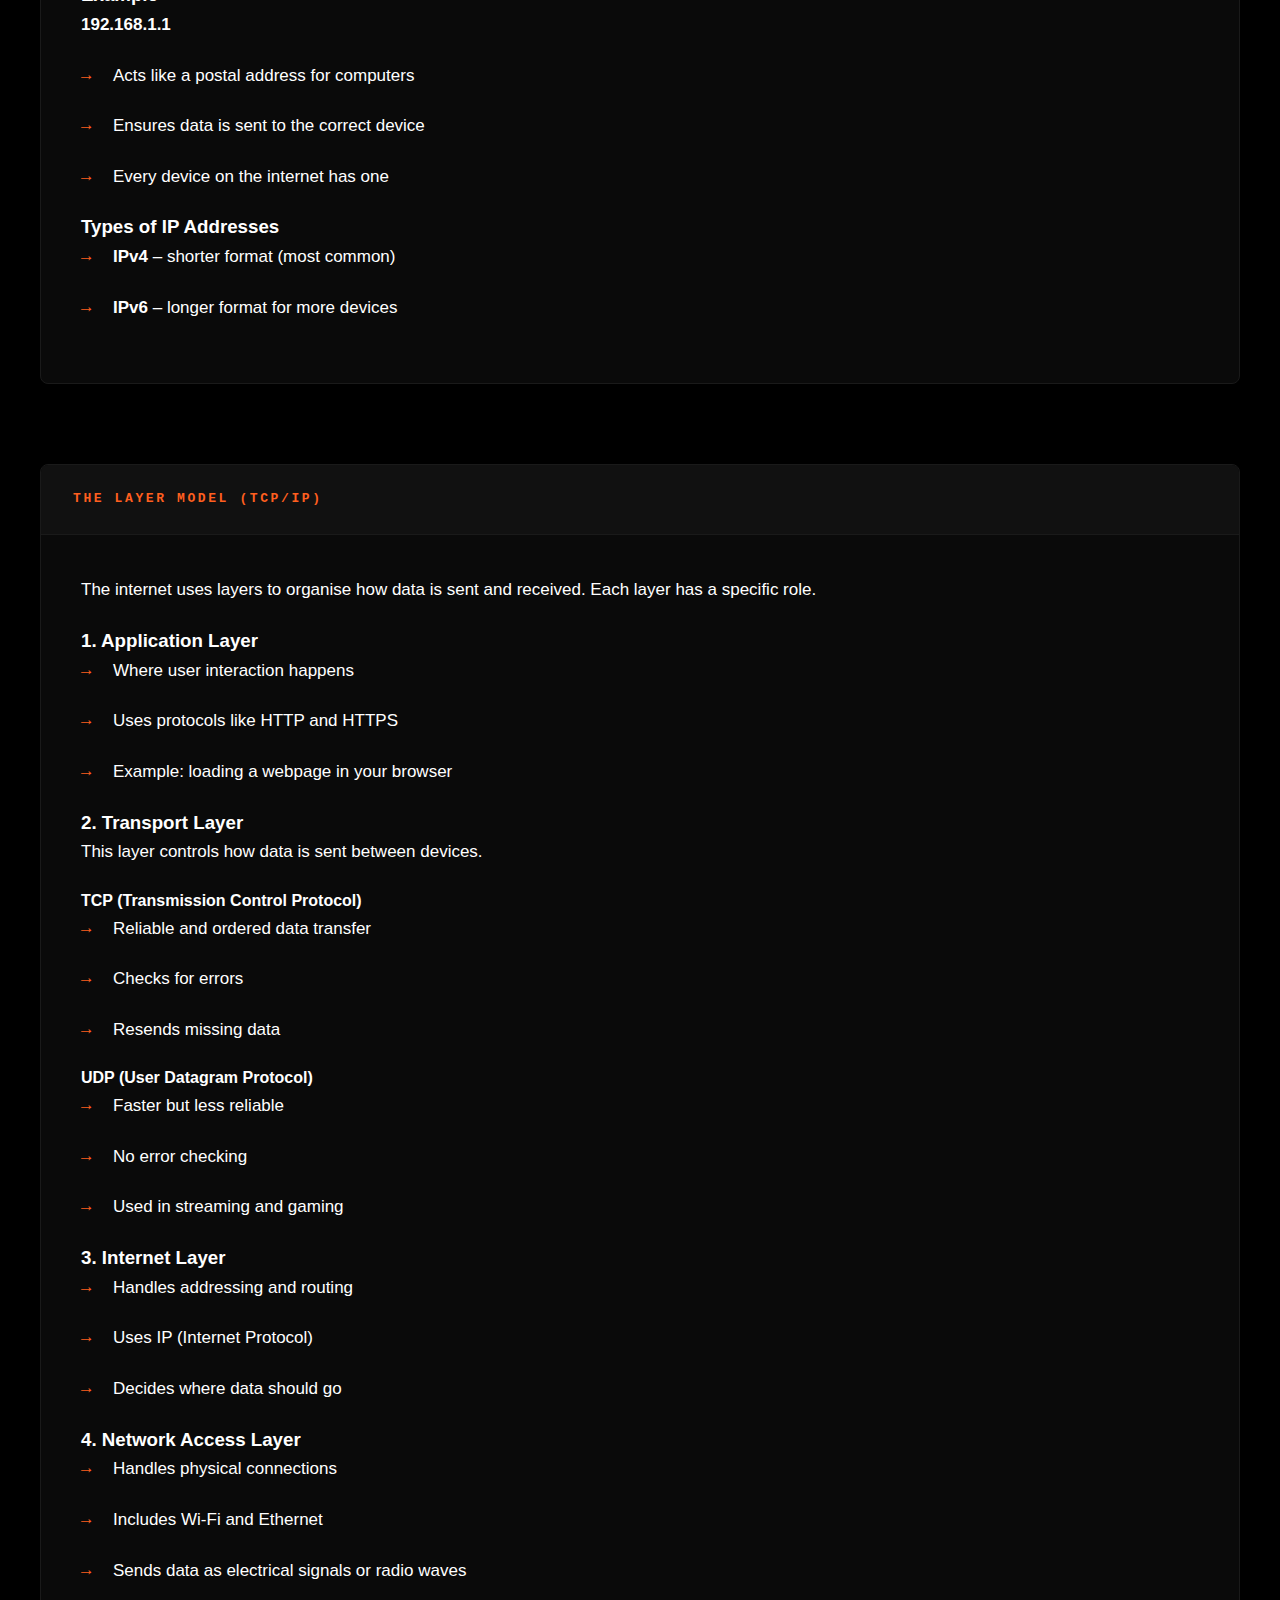
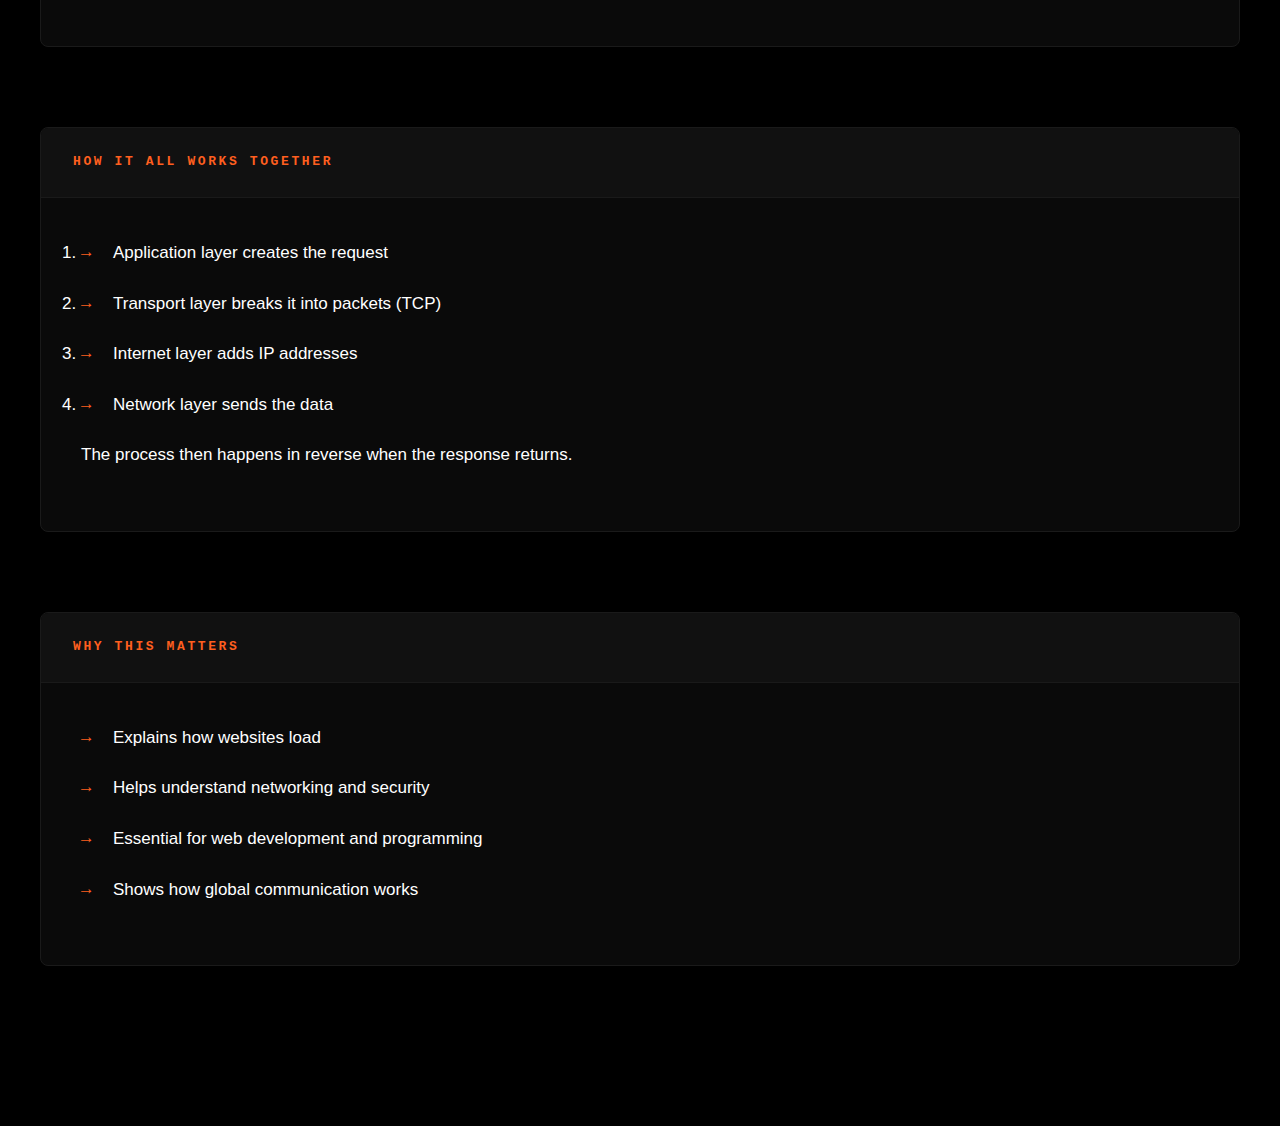
<file: Internet.html>
<!DOCTYPE html>
<html lang="en">
<head>
    <meta charset="UTF-8">
    <meta name="viewport" content="width=device-width, initial-scale=1.0">
    <title>Internet - csguideforyou</title>
    <link rel="stylesheet" href="stylesheet.css">
</head>
<body>
    <nav class="navbar">
        <div class="nav-container">
            <a href="index.html" class="logo">csguideforyou</a>
            <ul class="nav-links">
                <li><a href="index.html">Home</a></li>
                <li><a href="history.html">History</a></li>
                <li><a href="hardware.html">Hardware</a></li>
                <li><a href="software.html">Software</a></li>
                <li><a href="Appliedmaths.html">Applied Maths</a></li>
                <li><a href="C.html">C</a></li>
                <li><a href="Python.html">Python</a></li>
                <li><a href="logic.html">Logic</a></li>
                <li><a href="internet.html" class="active">Internet</a></li>
                <li><a href="ethics.html">Ethics</a></li>
                <li><a href="Project.html">Project</a></li>
                <li><a href="references.html">References</a></li>
            </ul>
        </div>
    </nav>

    <main class="content">
        <header class="hero-banner">
            <div class="container">
                <span class="meta-label">NETWORKING: INTERNET_BASICS</span>
                <h1>How the Internet Works</h1>
                <p class="author-credit">Author<span class="author-name">Finnian</span></p>
                <p>Learn what happens behind the scenes when you visit a website, how devices communicate, and how data travels across networks.</p>
            </div>
        </header>

        <section class="content-body">
            <div class="container">

                <section class="info-section">
                    <h2>What Happens When You Type a URL?</h2>
                    <div class="section-content">
                        <p>When you enter a website address (URL) into your browser, several steps happen almost instantly:</p>

                        <h3>1. DNS Lookup</h3>
                        <p>The browser asks a DNS server to translate the website name into an IP address.</p>

                        <h3>2. Connecting to the Server</h3>
                        <p>Your computer connects to the server using the IP address.</p>

                        <h3>3. Sending a Request</h3>
                        <p>The browser sends an HTTP or HTTPS request to the server asking for the webpage.</p>

                        <h3>4. Server Response</h3>
                        <p>The server sends back the website data (HTML, CSS, images).</p>

                        <h3>5. Displaying the Page</h3>
                        <p>Your browser processes the data and displays the webpage.</p>
                    </div>
                </section>

                <section class="info-section">
                    <h2>IP Addresses</h2>
                    <div class="section-content">
                        <p>An IP address is a unique number that identifies a device on a network.</p>

                        <h3>Example</h3>
                        <p><strong>192.168.1.1</strong></p>

                        <ul>
                            <li>Acts like a postal address for computers</li>
                            <li>Ensures data is sent to the correct device</li>
                            <li>Every device on the internet has one</li>
                        </ul>

                        <h3>Types of IP Addresses</h3>
                        <ul>
                            <li><strong>IPv4</strong> – shorter format (most common)</li>
                            <li><strong>IPv6</strong> – longer format for more devices</li>
                        </ul>
                    </div>
                </section>

                <section class="info-section">
                    <h2>The Layer Model (TCP/IP)</h2>
                    <div class="section-content">
                        <p>The internet uses layers to organise how data is sent and received. Each layer has a specific role.</p>

                        <h3>1. Application Layer</h3>
                        <ul>
                            <li>Where user interaction happens</li>
                            <li>Uses protocols like HTTP and HTTPS</li>
                            <li>Example: loading a webpage in your browser</li>
                        </ul>

                        <h3>2. Transport Layer</h3>
                        <p>This layer controls how data is sent between devices.</p>

                        <h4>TCP (Transmission Control Protocol)</h4>
                        <ul>
                            <li>Reliable and ordered data transfer</li>
                            <li>Checks for errors</li>
                            <li>Resends missing data</li>
                        </ul>

                        <h4>UDP (User Datagram Protocol)</h4>
                        <ul>
                            <li>Faster but less reliable</li>
                            <li>No error checking</li>
                            <li>Used in streaming and gaming</li>
                        </ul>

                        <h3>3. Internet Layer</h3>
                        <ul>
                            <li>Handles addressing and routing</li>
                            <li>Uses IP (Internet Protocol)</li>
                            <li>Decides where data should go</li>
                        </ul>

                        <h3>4. Network Access Layer</h3>
                        <ul>
                            <li>Handles physical connections</li>
                            <li>Includes Wi-Fi and Ethernet</li>
                            <li>Sends data as electrical signals or radio waves</li>
                        </ul>
                    </div>
                </section>

                <section class="info-section">
                    <h2>How It All Works Together</h2>
                    <div class="section-content">
                        <ol>
                            <li>Application layer creates the request</li>
                            <li>Transport layer breaks it into packets (TCP)</li>
                            <li>Internet layer adds IP addresses</li>
                            <li>Network layer sends the data</li>
                        </ol>

                        <p>The process then happens in reverse when the response returns.</p>
                    </div>
                </section>

                <section class="info-section">
                    <h2>Why This Matters</h2>
                    <div class="section-content">
                        <ul>
                            <li>Explains how websites load</li>
                            <li>Helps understand networking and security</li>
                            <li>Essential for web development and programming</li>
                            <li>Shows how global communication works</li>
                        </ul>
                    </div>
                </section>

            </div>
        </section>
    </main>
</body>
</html>
</file>
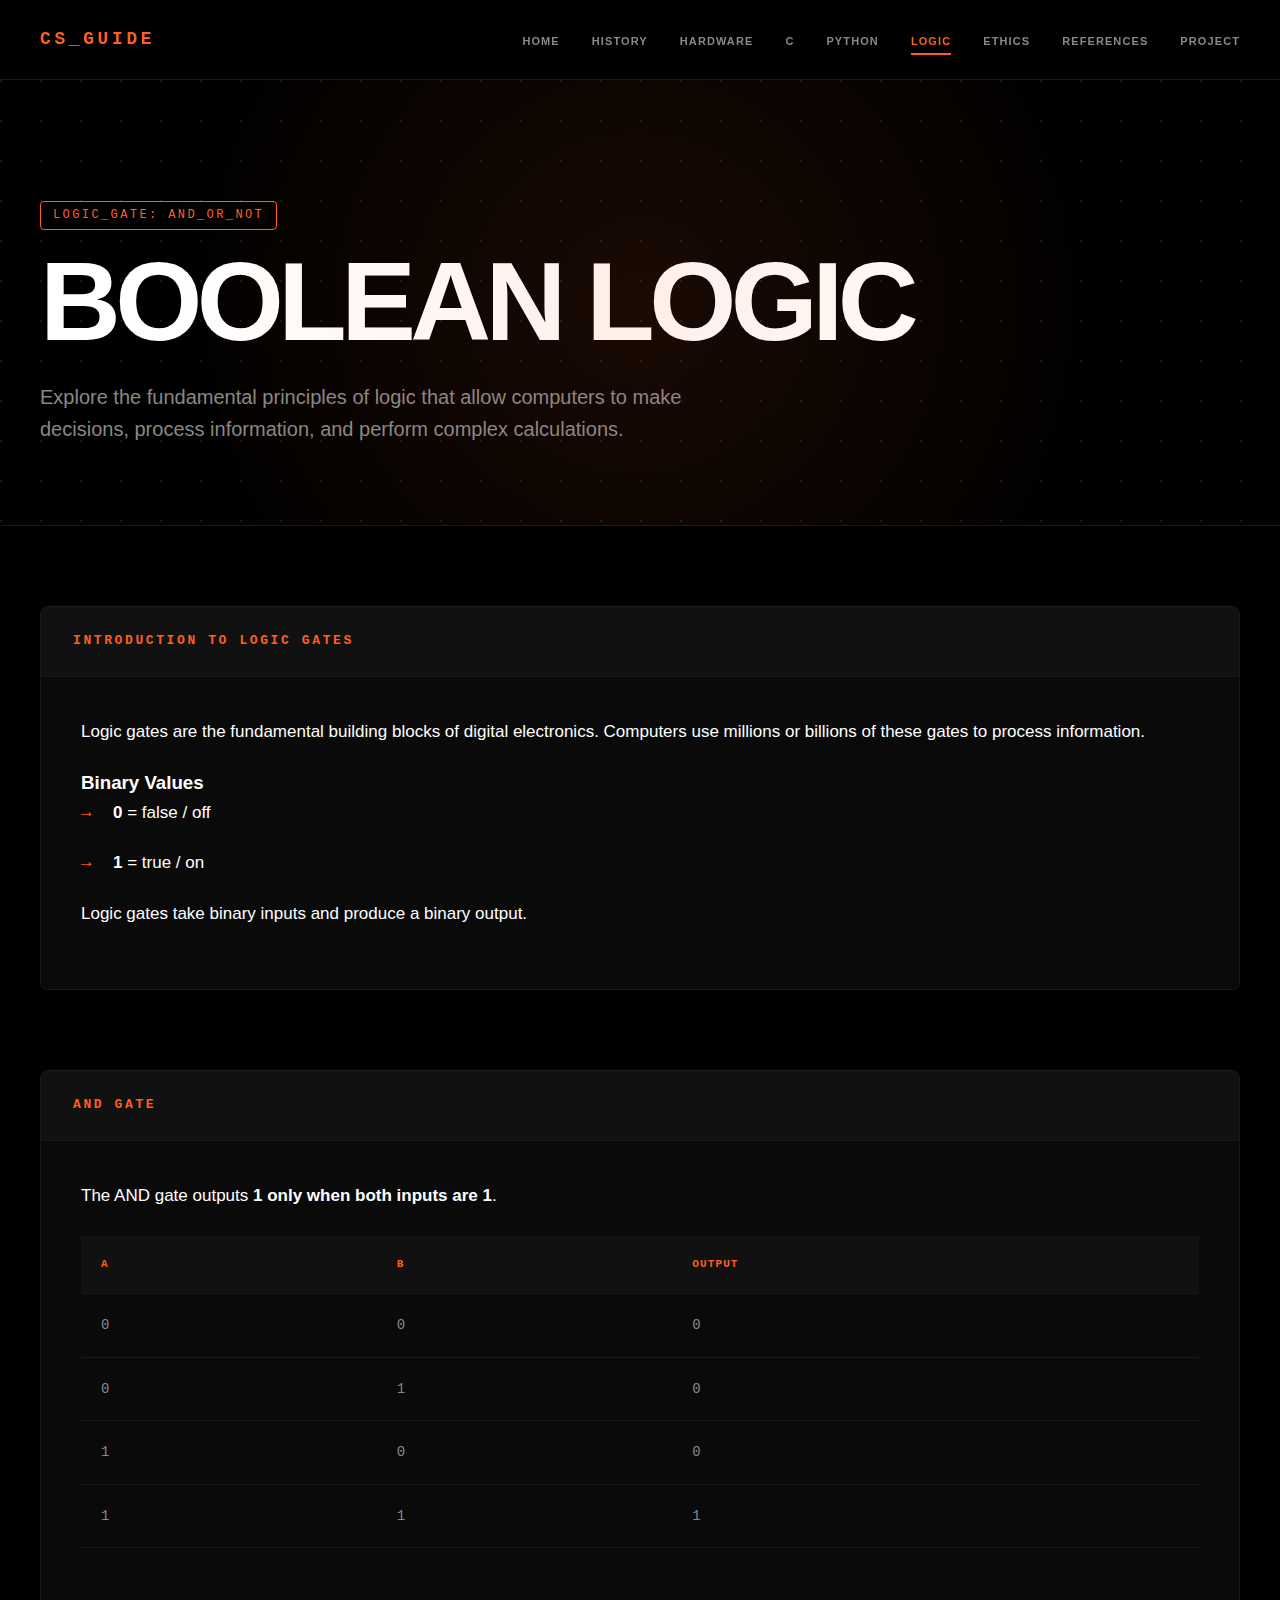
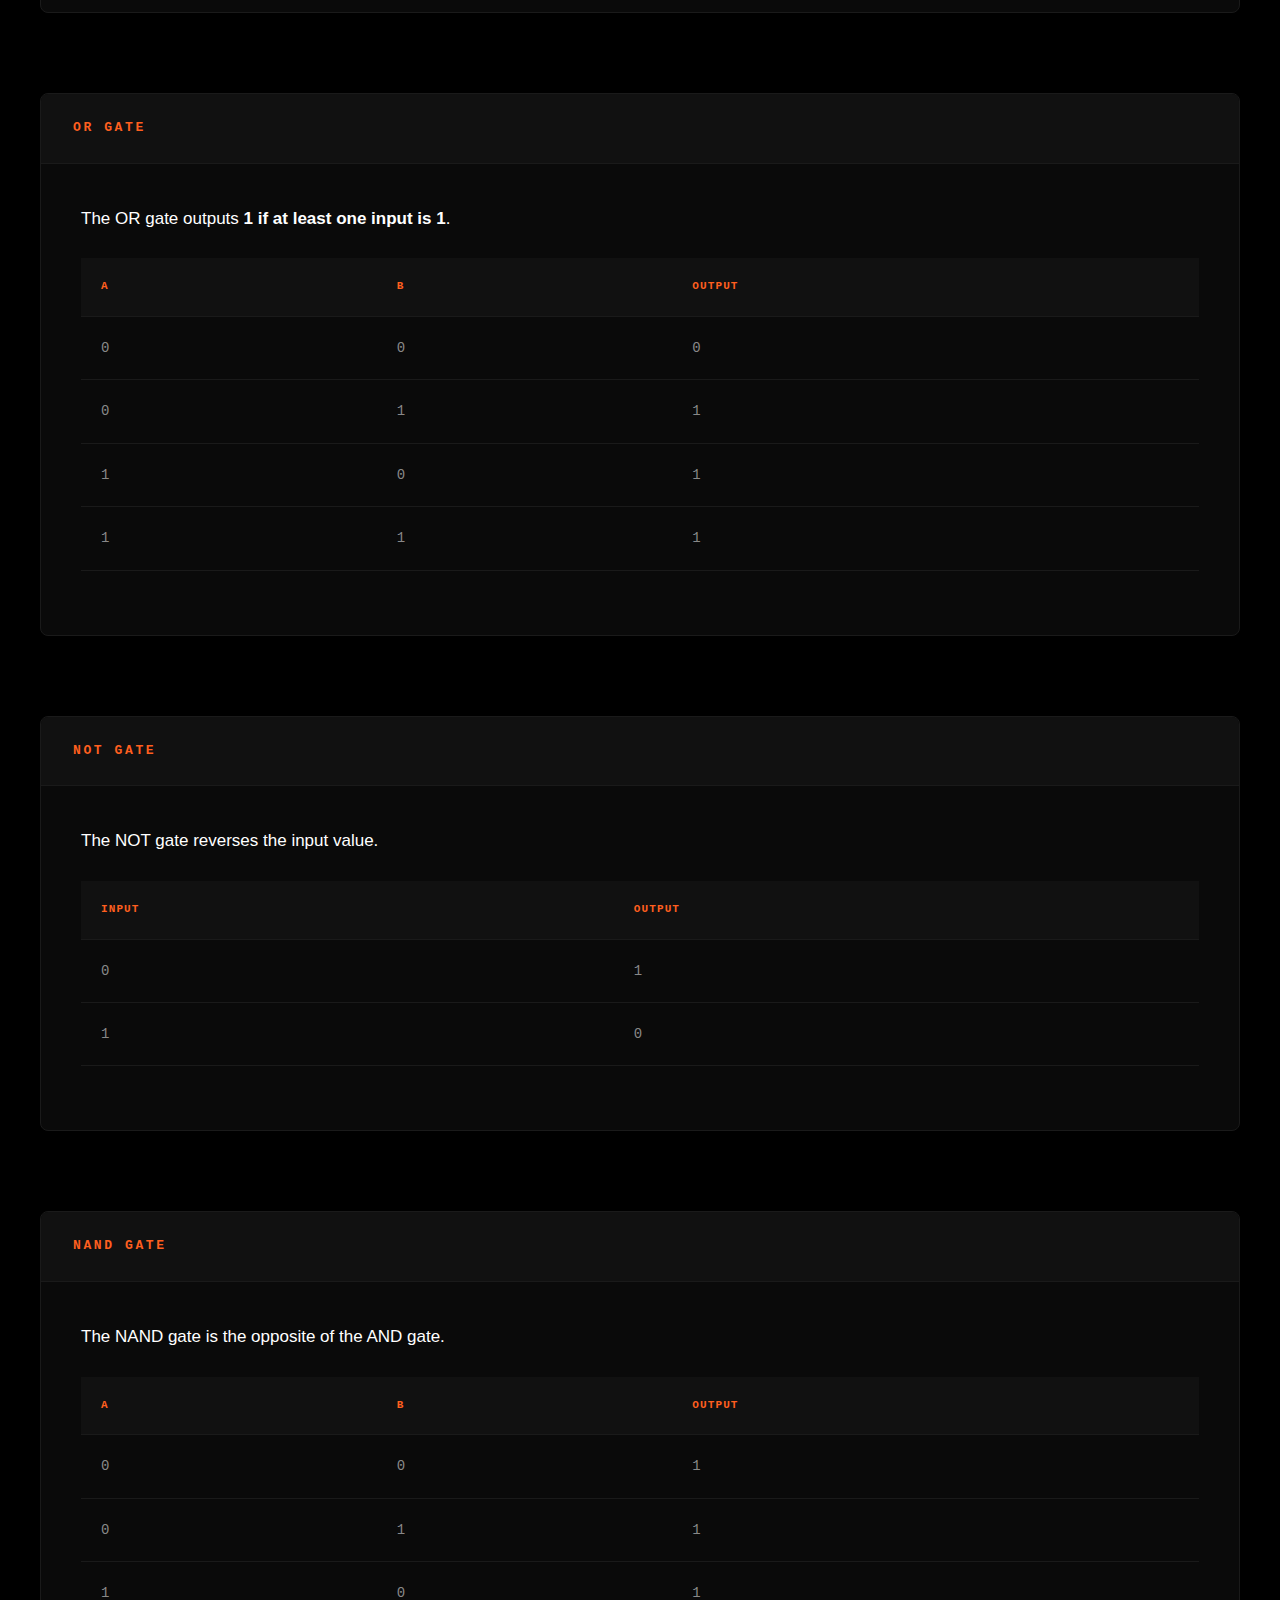
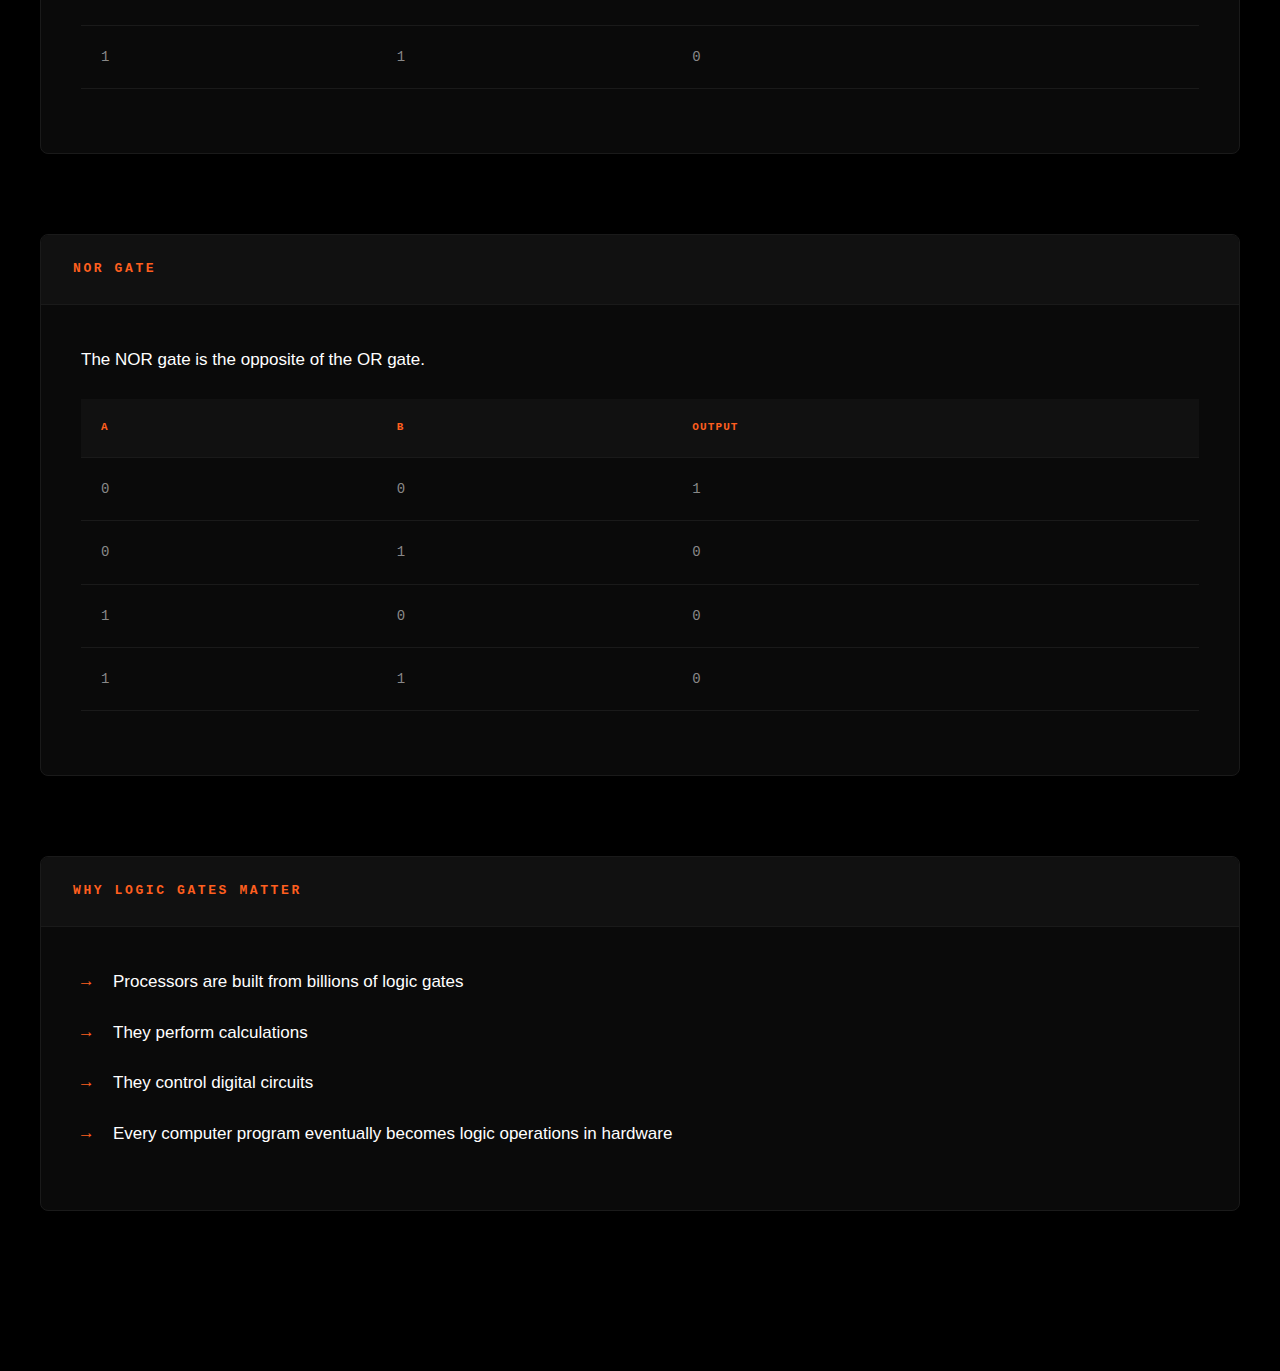
<file: logic.html>
<!DOCTYPE html>
<html lang="en">
<head>
    <meta charset="UTF-8">
    <meta name="viewport" content="width=device-width, initial-scale=1.0">
    <title>Logic - CS Guide</title>
    <link rel="stylesheet" href="stylesheet.css">
</head>
<body>
    <nav class="navbar">
        <div class="nav-container">
            <a href="index.html" class="logo">CS_GUIDE</a>
            <ul class="nav-links">
                <li><a href="index.html">Home</a></li>
                <li><a href="history.html">History</a></li>
                <li><a href="hardware.html">Hardware</a></li>
                <li><a href="C.html">C</a></li>
                <li><a href="Python.html">Python</a></li>
                <li><a href="logic.html" class="active">Logic</a></li>
                <li><a href="ethics.html">Ethics</a></li>
                <li><a href="references.html">References</a></li>
                <li><a href="Project.html">Project</a></li>
            </ul>
        </div>
    </nav>

    <main class="content">
        <header class="hero-banner">
            <div class="container">
                <span class="meta-label">LOGIC_GATE: AND_OR_NOT</span>
                <h1>Boolean Logic</h1>
                <p>Explore the fundamental principles of logic that allow computers to make decisions, process information, and perform complex calculations.</p>
            </div>
        </header>

        <section class="content-body">
            <div class="container">
                <section class="info-section">
                    <h2>Introduction to Logic Gates</h2>
                    <div class="section-content">
                        <p>Logic gates are the fundamental building blocks of digital electronics. Computers use millions or billions of these gates to process information.</p>

                        <h3>Binary Values</h3>
                        <ul>
                            <li><strong>0</strong> = false / off</li>
                            <li><strong>1</strong> = true / on</li>
                        </ul>

                        <p>Logic gates take binary inputs and produce a binary output.</p>
                    </div>
                </section>

                <section class="info-section">
                    <h2>AND Gate</h2>
                    <div class="section-content">
                        <p>The AND gate outputs <strong>1 only when both inputs are 1</strong>.</p>

                        <table>
                            <thead>
                                <tr><th>A</th><th>B</th><th>Output</th></tr>
                            </thead>
                            <tbody>
                                <tr><td>0</td><td>0</td><td>0</td></tr>
                                <tr><td>0</td><td>1</td><td>0</td></tr>
                                <tr><td>1</td><td>0</td><td>0</td></tr>
                                <tr><td>1</td><td>1</td><td>1</td></tr>
                            </tbody>
                        </table>
                    </div>
                </section>

                <section class="info-section">
                    <h2>OR Gate</h2>
                    <div class="section-content">
                        <p>The OR gate outputs <strong>1 if at least one input is 1</strong>.</p>

                        <table>
                            <thead>
                                <tr><th>A</th><th>B</th><th>Output</th></tr>
                            </thead>
                            <tbody>
                                <tr><td>0</td><td>0</td><td>0</td></tr>
                                <tr><td>0</td><td>1</td><td>1</td></tr>
                                <tr><td>1</td><td>0</td><td>1</td></tr>
                                <tr><td>1</td><td>1</td><td>1</td></tr>
                            </tbody>
                        </table>
                    </div>
                </section>

                <section class="info-section">
                    <h2>NOT Gate</h2>
                    <div class="section-content">
                        <p>The NOT gate reverses the input value.</p>

                        <table>
                            <thead>
                                <tr><th>Input</th><th>Output</th></tr>
                            </thead>
                            <tbody>
                                <tr><td>0</td><td>1</td></tr>
                                <tr><td>1</td><td>0</td></tr>
                            </tbody>
                        </table>
                    </div>
                </section>

                <section class="info-section">
                    <h2>NAND Gate</h2>
                    <div class="section-content">
                        <p>The NAND gate is the opposite of the AND gate.</p>

                        <table>
                            <thead>
                                <tr><th>A</th><th>B</th><th>Output</th></tr>
                            </thead>
                            <tbody>
                                <tr><td>0</td><td>0</td><td>1</td></tr>
                                <tr><td>0</td><td>1</td><td>1</td></tr>
                                <tr><td>1</td><td>0</td><td>1</td></tr>
                                <tr><td>1</td><td>1</td><td>0</td></tr>
                            </tbody>
                        </table>
                    </div>
                </section>

                <section class="info-section">
                    <h2>NOR Gate</h2>
                    <div class="section-content">
                        <p>The NOR gate is the opposite of the OR gate.</p>

                        <table>
                            <thead>
                                <tr><th>A</th><th>B</th><th>Output</th></tr>
                            </thead>
                            <tbody>
                                <tr><td>0</td><td>0</td><td>1</td></tr>
                                <tr><td>0</td><td>1</td><td>0</td></tr>
                                <tr><td>1</td><td>0</td><td>0</td></tr>
                                <tr><td>1</td><td>1</td><td>0</td></tr>
                            </tbody>
                        </table>
                    </div>
                </section>

                <section class="info-section">
                    <h2>Why Logic Gates Matter</h2>
                    <div class="section-content">
                        <ul>
                            <li>Processors are built from billions of logic gates</li>
                            <li>They perform calculations</li>
                            <li>They control digital circuits</li>
                            <li>Every computer program eventually becomes logic operations in hardware</li>
                        </ul>
                    </div>
                </section>
            </div>
        </section>
    </main>
</body>
</html>
</file>
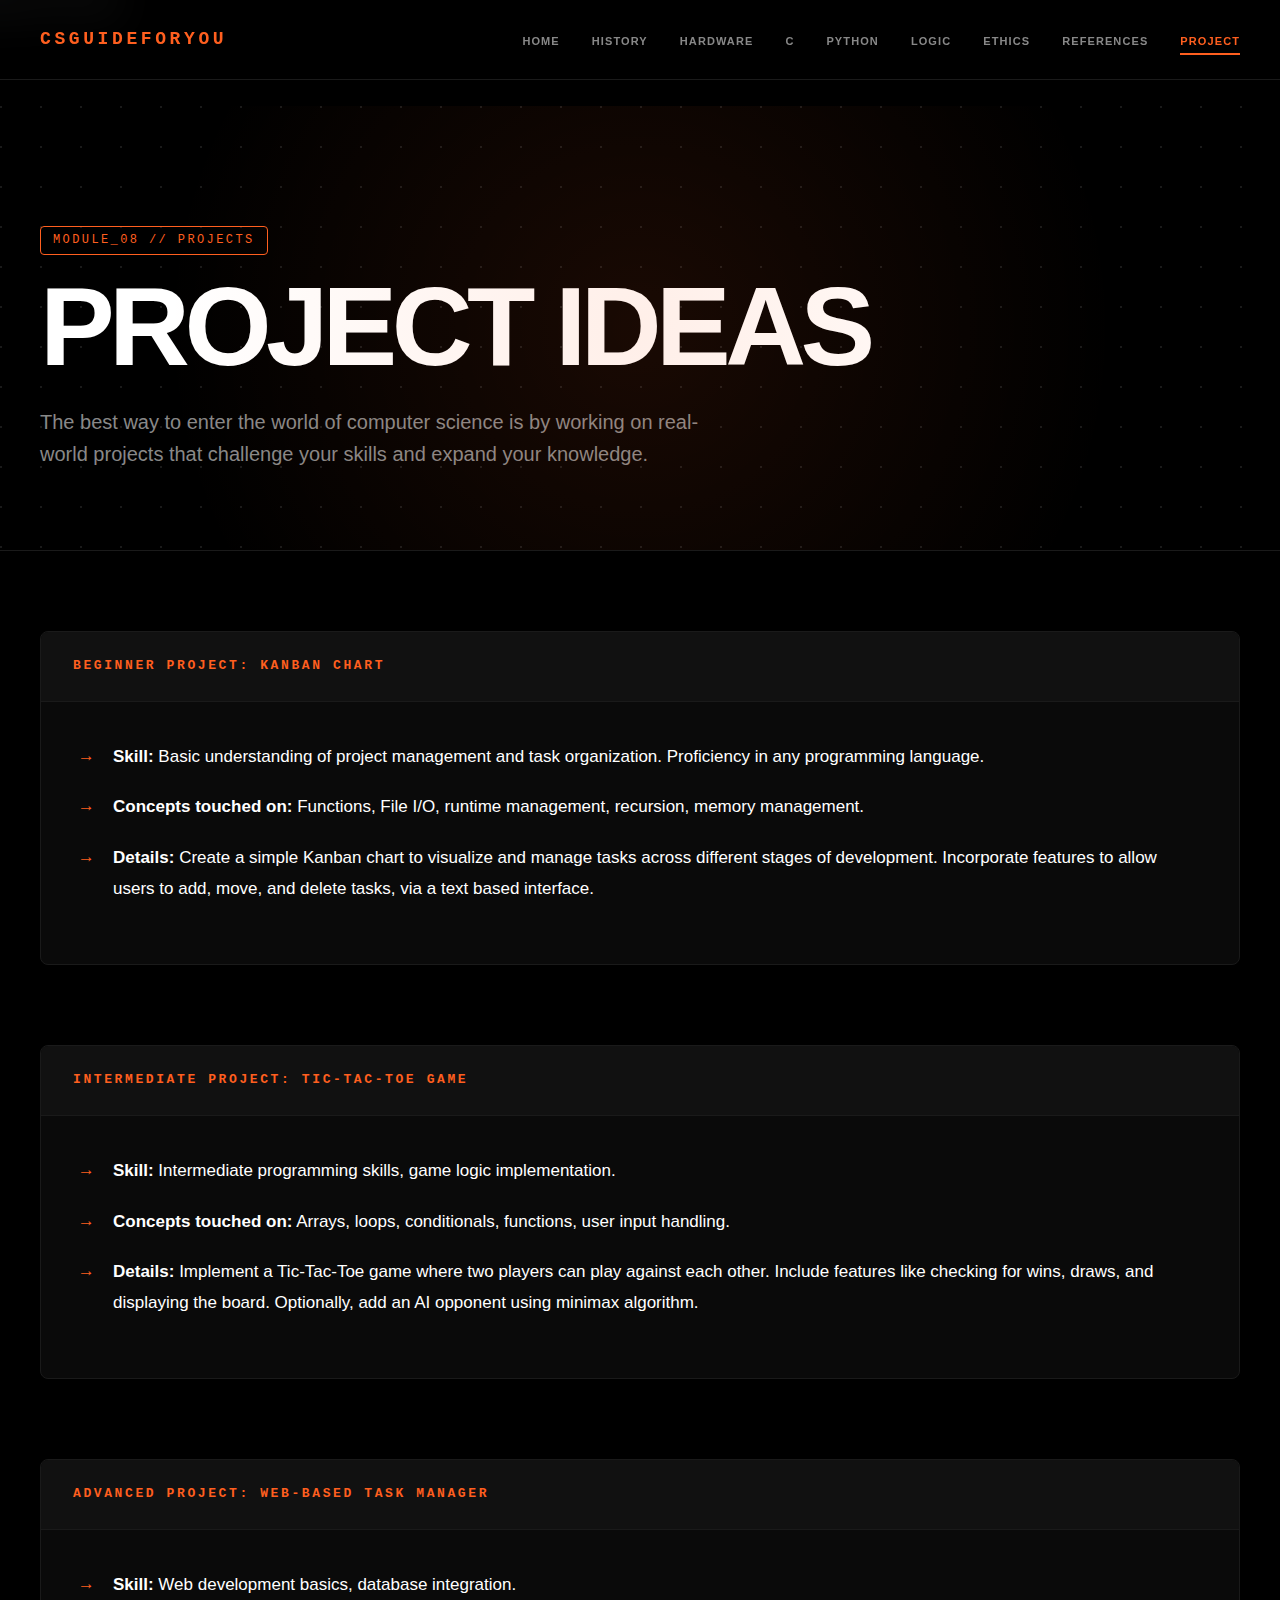
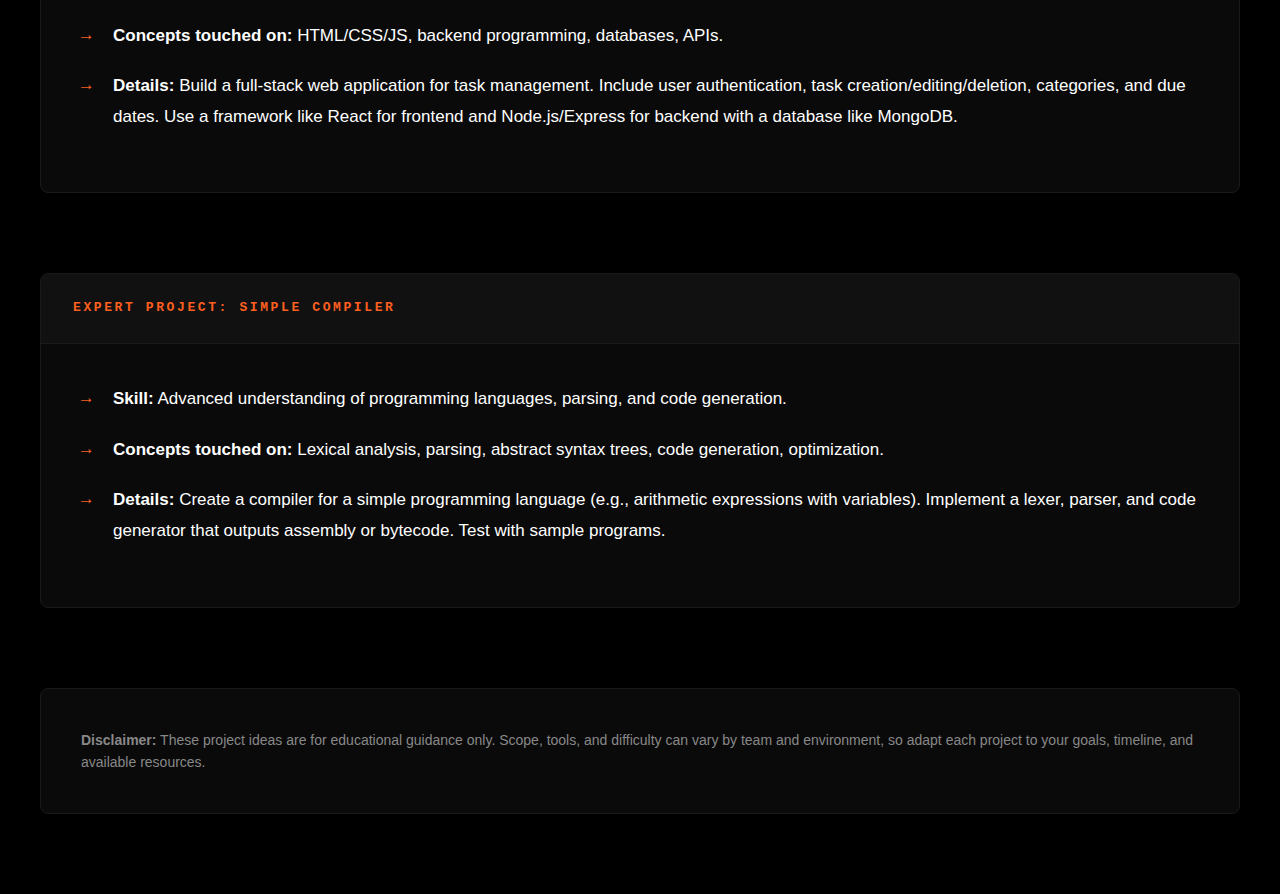
<file: Project.html>
!DOCTYPE html>
<html lang="en">
<head>
    <meta charset="UTF-8">
    <meta name="viewport" content="width=device-width, initial-scale=1.0">
    <title>Project Ideas | csguideforyou</title>
    <link rel="stylesheet" href="stylesheet.css">
</head>
<body>
    <nav class="navbar">
        <div class="nav-container">
            <a href="index.html" class="logo">csguideforyou</a>
            <ul class="nav-links">
                <li><a href="index.html">Home</a></li>
                <li><a href="history.html">History</a></li>
                <li><a href="hardware.html">Hardware</a></li>
                <li><a href="C.html">C</a></li>
                <li><a href="Python.html">Python</a></li>
                <li><a href="logic.html">Logic</a></li>
                <li><a href="ethics.html">Ethics</a></li>
                <li><a href="references.html">References</a></li>
                <li><a href="Project.html" class="active">Project</a></li>
            </ul>
        </div>
    </nav>

    <main class="content">
        <header class="hero-banner">
            <div class="container">
                <span class="meta-label">MODULE_08 // PROJECTS</span>
                <h1>Project Ideas</h1>
                <p>The best way to enter the world of computer science is by working on real-world projects that challenge your skills and expand your knowledge.</p>
            </div>
        </header>

        <div class="content-body">
            <div class="container">
                <div class="ethics-container">
                    <section class="info-section">
                        <h2>Beginner Project: Kanban Chart</h2>
                        <div class="section-content">
                            <ul>
                                <li><strong>Skill:</strong> Basic understanding of project management and task organization. Proficiency in any programming language.</li>
                                <li><strong>Concepts touched on:</strong> Functions, File I/O, runtime management, recursion, memory management.</li>
                                <li><strong>Details:</strong> Create a simple Kanban chart to visualize and manage tasks across different stages of development. Incorporate features to allow users to add, move, and delete tasks, via a text based interface.</li>
                                
                            </ul>
                        </div>
                    </section>

                    <section class="info-section">
                        <h2>Intermediate Project: Tic-Tac-Toe Game</h2>
                        <div class="section-content">
                            <ul>
                                <li><strong>Skill:</strong> Intermediate programming skills, game logic implementation.</li>
                                <li><strong>Concepts touched on:</strong> Arrays, loops, conditionals, functions, user input handling.</li>
                                <li><strong>Details:</strong> Implement a Tic-Tac-Toe game where two players can play against each other. Include features like checking for wins, draws, and displaying the board. Optionally, add an AI opponent using minimax algorithm.</li>
                                
                            </ul>
                        </div>
                    </section>

                    <section class="info-section">
                        <h2>Advanced Project: Web-Based Task Manager</h2>
                        <div class="section-content">
                            <ul>
                                <li><strong>Skill:</strong> Web development basics, database integration.</li>
                                <li><strong>Concepts touched on:</strong> HTML/CSS/JS, backend programming, databases, APIs.</li>
                                <li><strong>Details:</strong> Build a full-stack web application for task management. Include user authentication, task creation/editing/deletion, categories, and due dates. Use a framework like React for frontend and Node.js/Express for backend with a database like MongoDB.</li>
                                
                            </ul>
                        </div>
                    </section>

                    <section class="info-section">
                        <h2>Expert Project: Simple Compiler</h2>
                        <div class="section-content">
                            <ul>
                                <li><strong>Skill:</strong> Advanced understanding of programming languages, parsing, and code generation.</li>
                                <li><strong>Concepts touched on:</strong> Lexical analysis, parsing, abstract syntax trees, code generation, optimization.</li>
                                <li><strong>Details:</strong> Create a compiler for a simple programming language (e.g., arithmetic expressions with variables). Implement a lexer, parser, and code generator that outputs assembly or bytecode. Test with sample programs.</li>
                                
                            </ul>
                        </div>
                    </section>

                    <footer class="page-footer">
                        <p><strong>Disclaimer:</strong> These project ideas are for educational guidance only. Scope, tools, and difficulty can vary by team and environment, so adapt each project to your goals, timeline, and available resources.</p>
                    </footer>
                </div>
            </div>
        </div>
    </main>
</body>
</html>
</file>
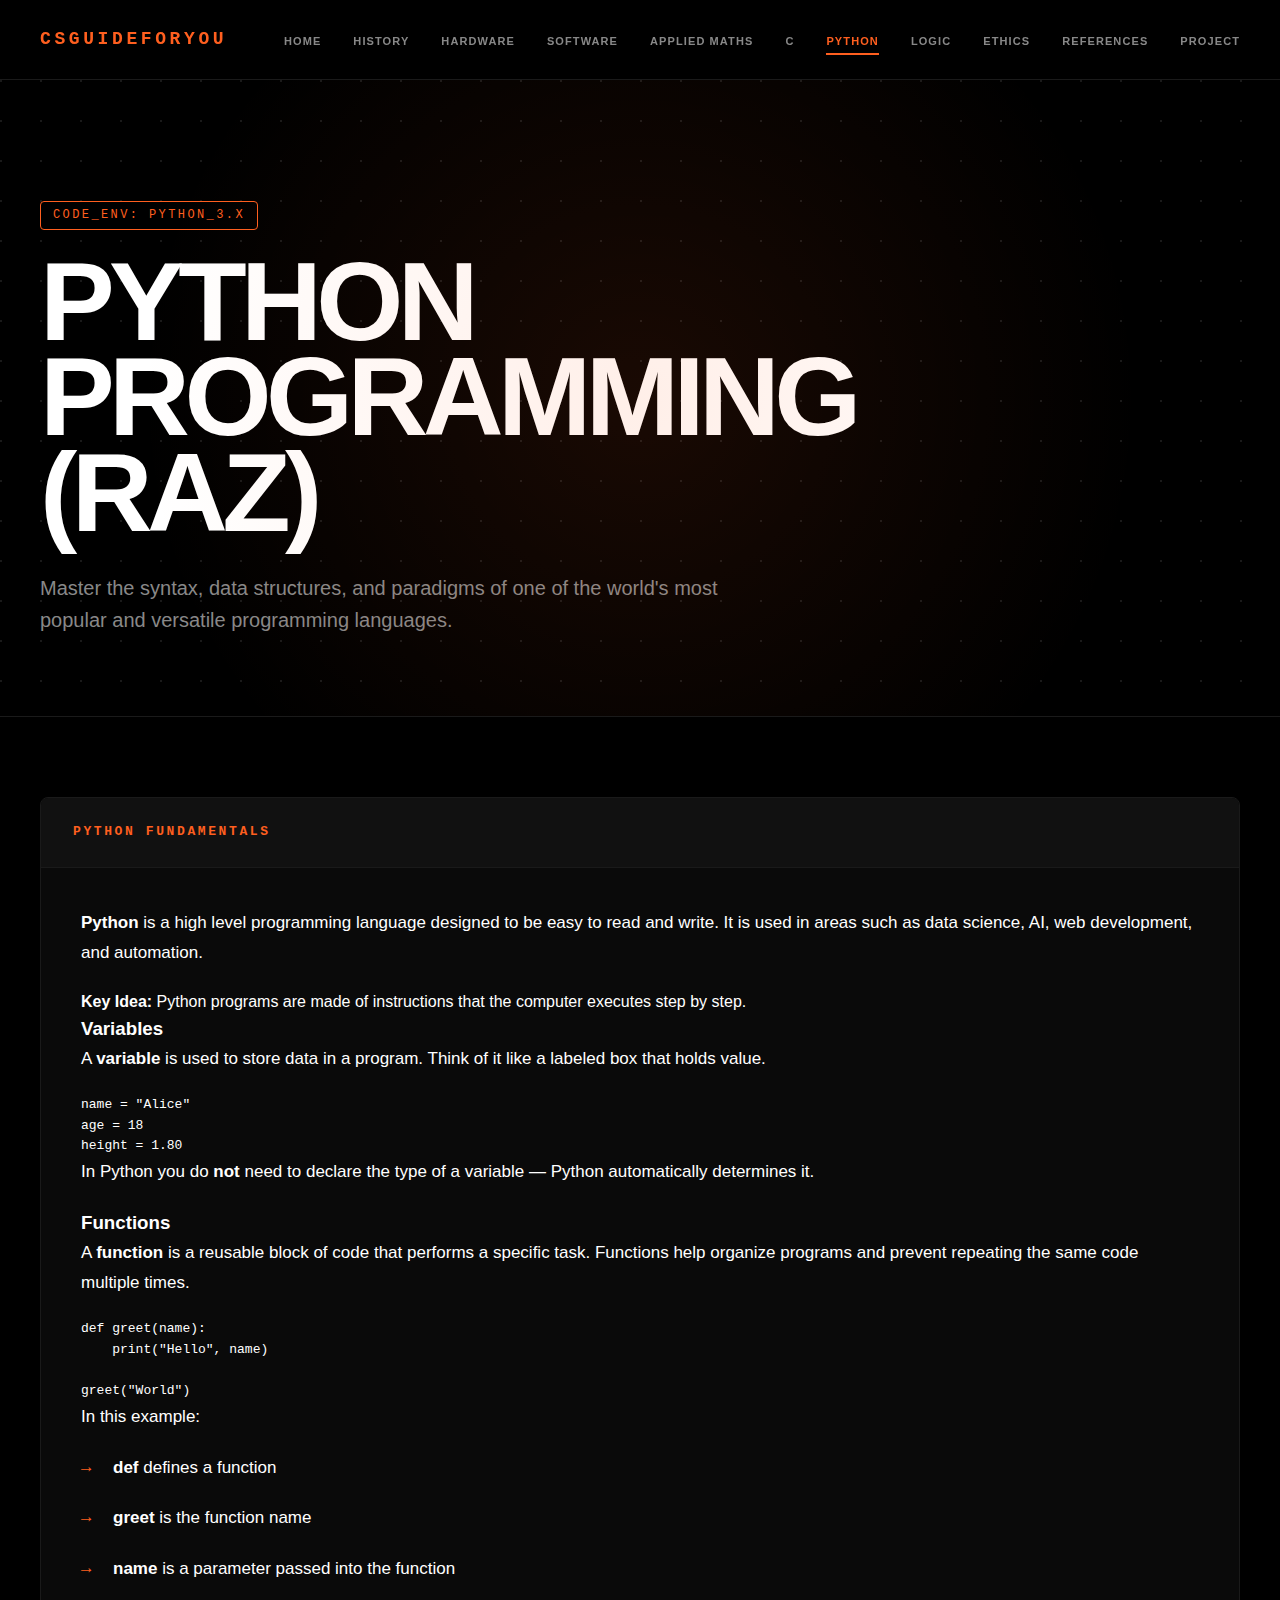
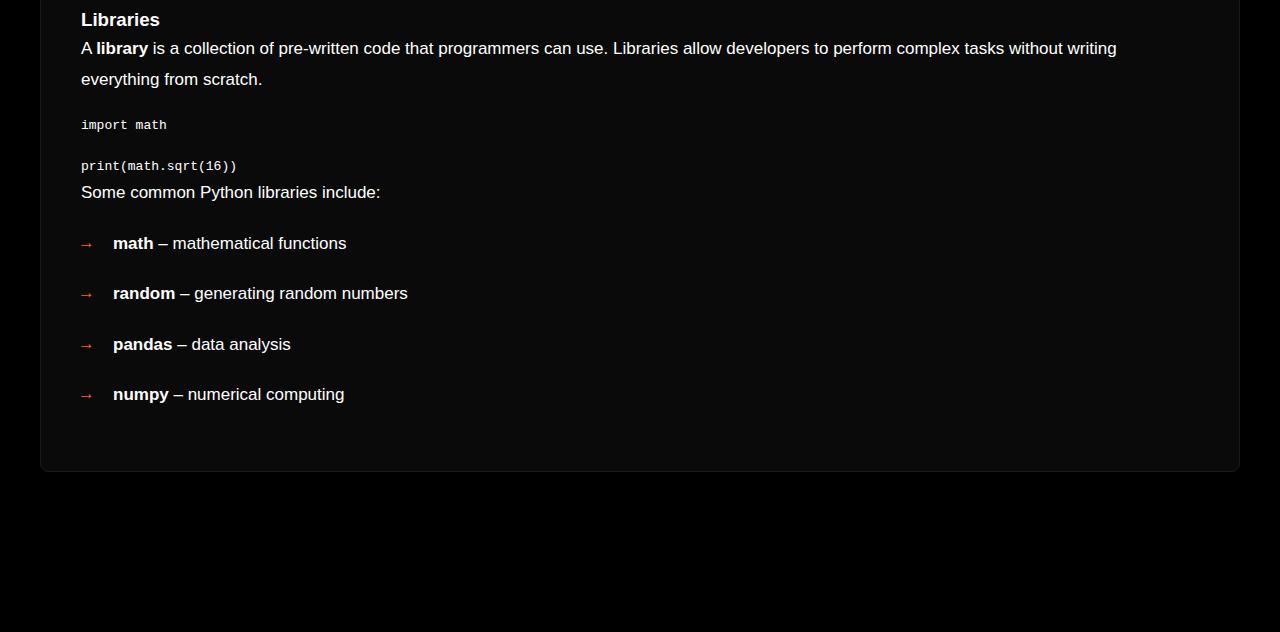
<file: Python.html>
<!DOCTYPE html>
<html lang="en">
<head>
    <meta charset="UTF-8">
    <meta name="viewport" content="width=device-width, initial-scale=1.0">
    <title>Python - csguideforyou</title>
    <link rel="stylesheet" href="stylesheet.css">
</head>
<body>
    <nav class="navbar">
        <div class="nav-container">
            <a href="index.html" class="logo">csguideforyou</a>
            <ul class="nav-links">
                <li><a href="index.html">Home</a></li>
                <li><a href="history.html">History</a></li>
                <li><a href="hardware.html">Hardware</a></li>
                <li><a href="software.html">Software</a></li>
                <li><a href="Appliedmaths.html">Applied Maths</a></li>
                <li><a href="C.html">C</a></li>
                <li><a href="Python.html" class="active">Python</a></li>
                <li><a href="logic.html">Logic</a></li>
                <li><a href="ethics.html">Ethics</a></li>
                <li><a href="references.html">References</a></li>
                <li><a href="Project.html">Project</a></li>
            </ul>
        </div>
    </nav>

    <main class="content">
        <header class="hero-banner">
            <div class="container">
                <span class="meta-label">CODE_ENV: PYTHON_3.X</span>
                <h1>Python Programming (Raz)</h1>
                <p>Master the syntax, data structures, and paradigms of one of the world's most popular and versatile programming languages.</p>
            </div>
        </header>

        <section class="content-body">
            <div class="container">
                <section class="info-section">
                    <h2>Python Fundamentals</h2>
                    <div class="section-content">
                        <p>
                            <strong>Python</strong> is a high level programming language designed to be easy to read and write. 
                            It is used in areas such as data science, AI, web development, and automation.
                        </p>

                        <div class="plain-card">
                            <strong>Key Idea:</strong> Python programs are made of instructions that the computer executes step by step.
                        </div>

                        <h3>Variables</h3>
                        <p>
                            A <strong>variable</strong> is used to store data in a program. 
                            Think of it like a labeled box that holds value.
                        </p>

                        <pre><code>name = "Alice"
age = 18
height = 1.80</code></pre>

                        <p>
                            In Python you do <strong>not</strong> need to declare the type of a variable — Python automatically determines it.
                        </p>

                        <h3>Functions</h3>
                        <p>
                            A <strong>function</strong> is a reusable block of code that performs a specific task. 
                            Functions help organize programs and prevent repeating the same code multiple times.
                        </p>

                        <pre><code>def greet(name):
    print("Hello", name)

greet("World")</code></pre>

                        <p>
                            In this example:
                        </p>
                        <ul>
                            <li><strong>def</strong> defines a function</li>
                            <li><strong>greet</strong> is the function name</li>
                            <li><strong>name</strong> is a parameter passed into the function</li>
                        </ul>

                        <h3>Libraries</h3>
                        <p>
                            A <strong>library</strong> is a collection of pre-written code that programmers can use. 
                            Libraries allow developers to perform complex tasks without writing everything from scratch.
                        </p>

                        <pre><code>import math

print(math.sqrt(16))</code></pre>

                        <p>
                            Some common Python libraries include:
                        </p>
                        <ul>
                            <li><strong>math</strong> – mathematical functions</li>
                            <li><strong>random</strong> – generating random numbers</li>
                            <li><strong>pandas</strong> – data analysis</li>
                            <li><strong>numpy</strong> – numerical computing</li>
                        </ul>
                    </div>
                </section>
            </div>
        </section>
    </main>

</body>
</html>
</file>
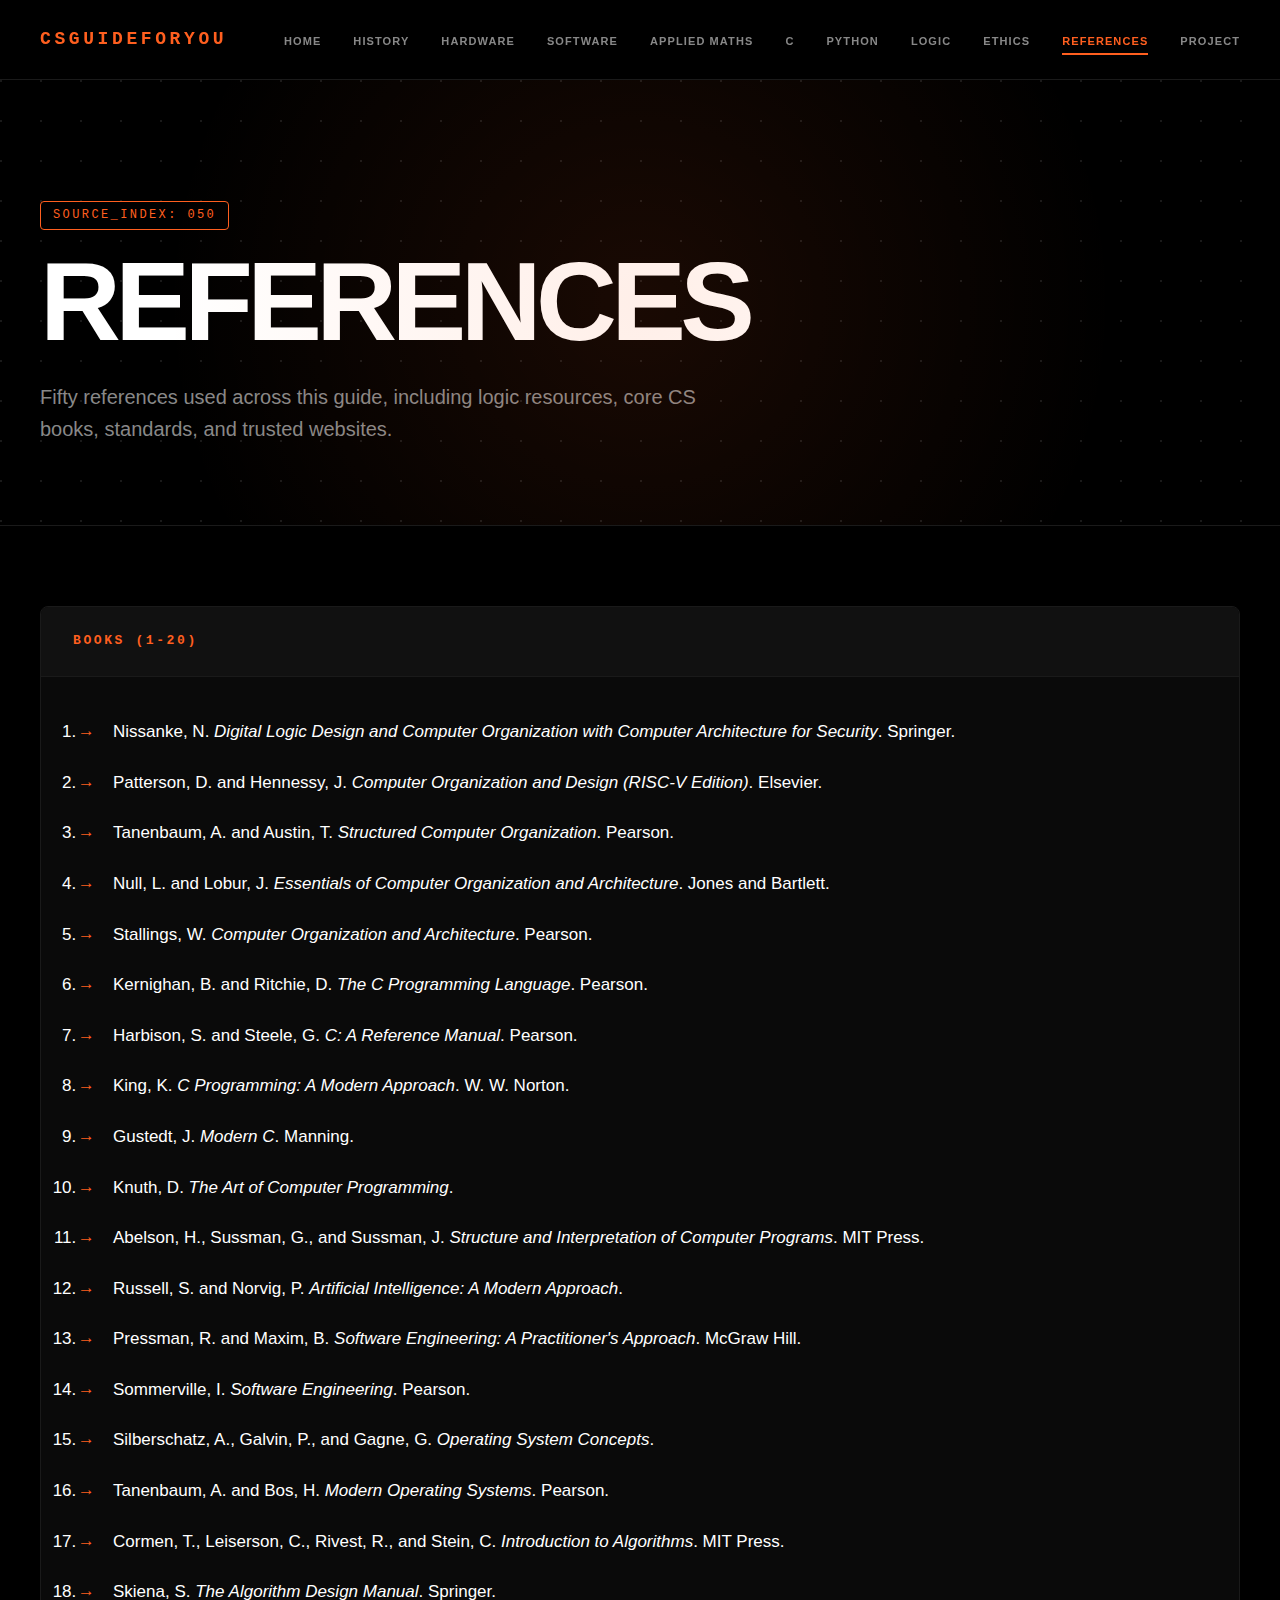
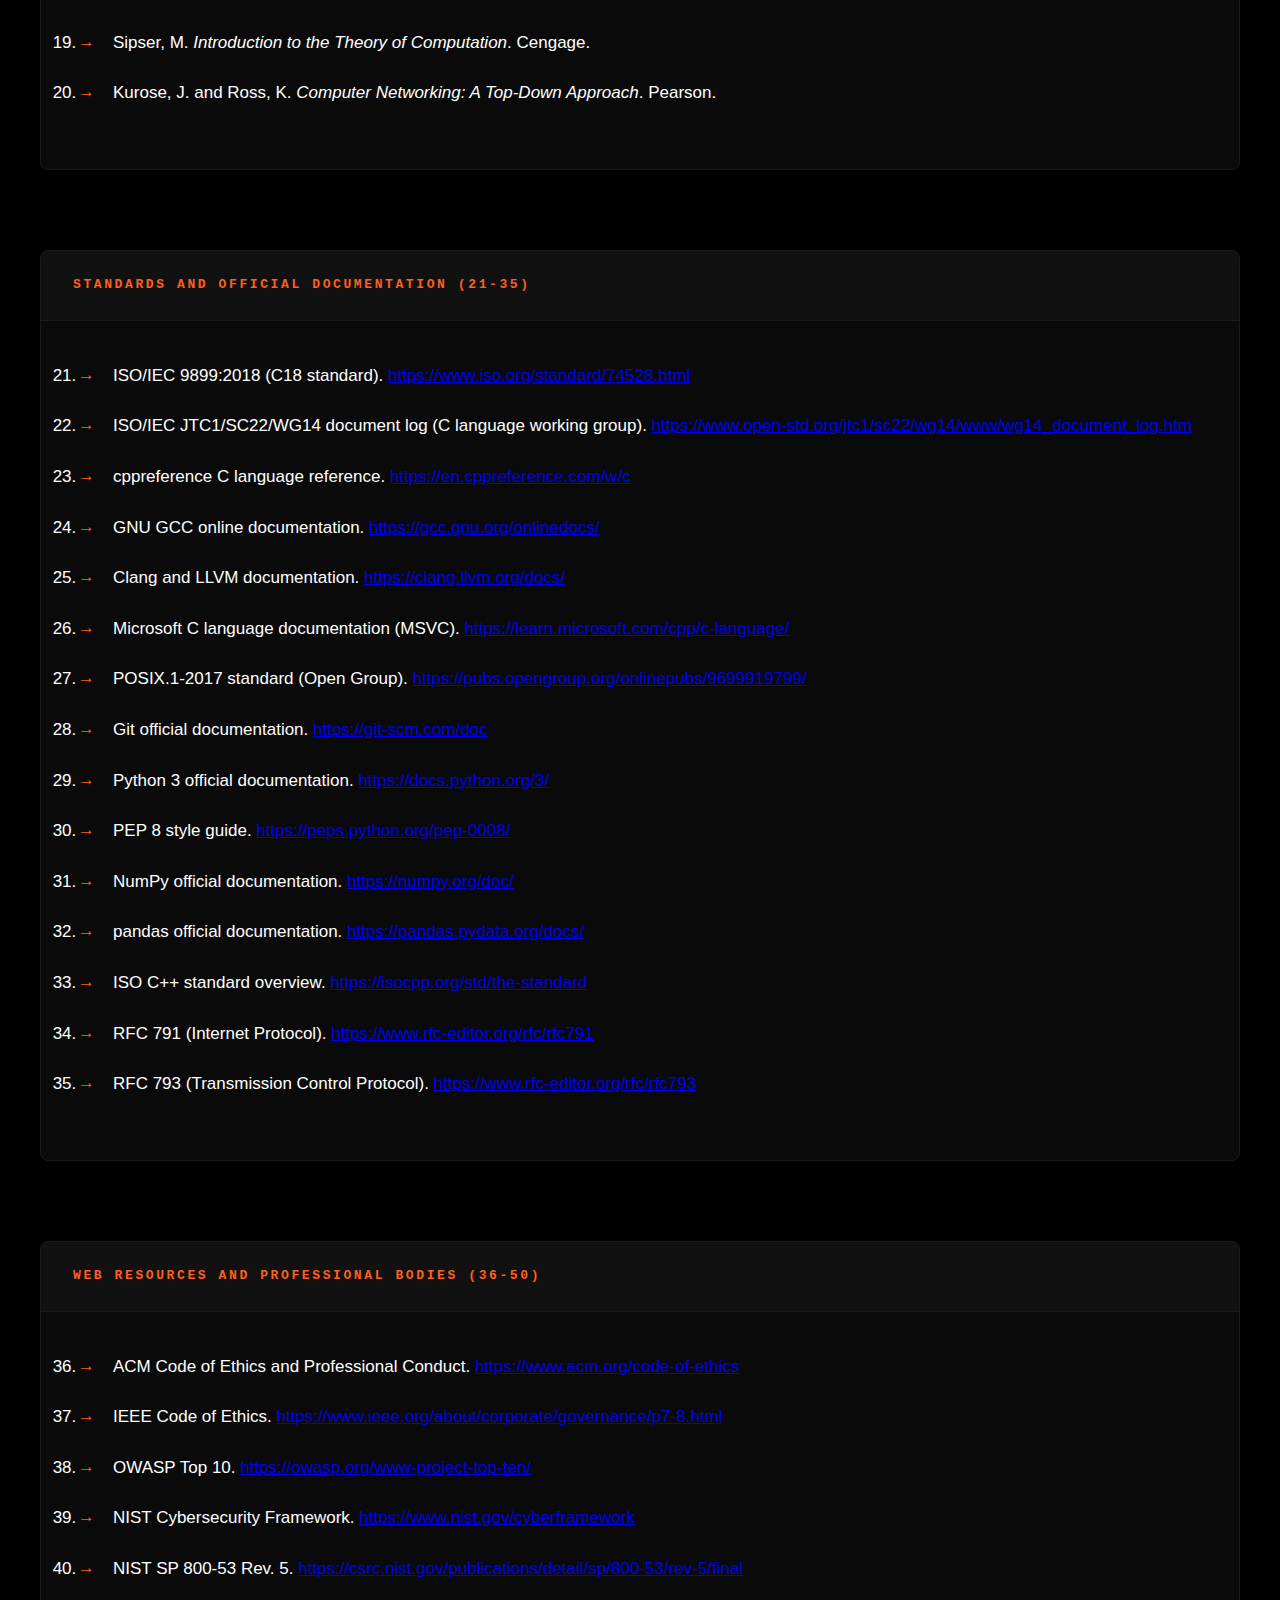
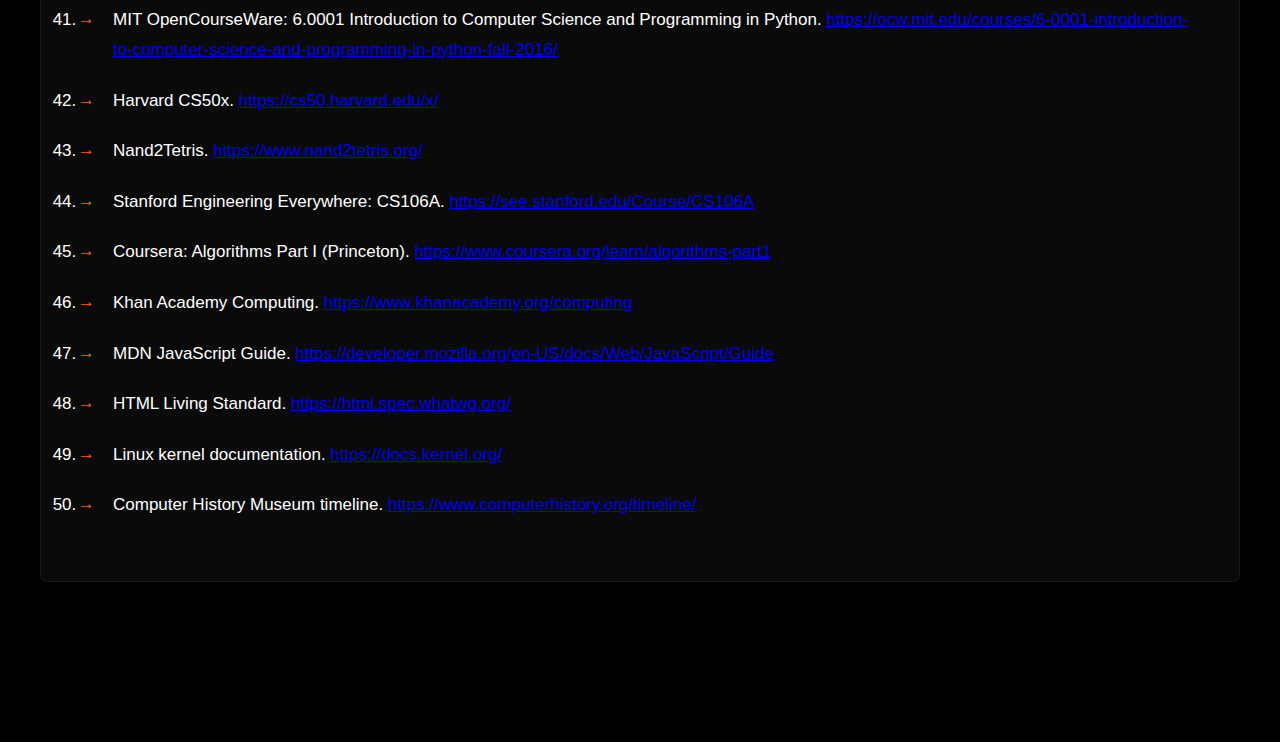
<file: references.html>
<!DOCTYPE html>
<html lang="en">
<head>
    <meta charset="UTF-8">
    <meta name="viewport" content="width=device-width, initial-scale=1.0">
    <title>References - csguideforyou</title>
    <link rel="stylesheet" href="stylesheet.css">
</head>
<body>
    <nav class="navbar">
        <div class="nav-container">
            <a href="index.html" class="logo">csguideforyou</a>
            <ul class="nav-links">
                <li><a href="index.html">Home</a></li>
                <li><a href="history.html">History</a></li>
                <li><a href="hardware.html">Hardware</a></li>
                <li><a href="software.html">Software</a></li>
                <li><a href="Appliedmaths.html">Applied Maths</a></li>
                <li><a href="C.html">C</a></li>
                <li><a href="Python.html">Python</a></li>
                <li><a href="logic.html">Logic</a></li>
                <li><a href="ethics.html">Ethics</a></li>
                <li><a href="references.html" class="active">References</a></li>
                <li><a href="Project.html">Project</a></li>
            </ul>
        </div>
    </nav>

    <main class="content">
        <header class="hero-banner">
            <div class="container">
                <span class="meta-label">SOURCE_INDEX: 050</span>
                <h1>References</h1>
                <p>Fifty references used across this guide, including logic resources, core CS books, standards, and trusted websites.</p>
            </div>
        </header>

        <section class="content-body">
            <div class="container">
                <section class="info-section">
                    <h2>Books (1-20)</h2>
                    <div class="section-content">
                        <ol>
                            <li>Nissanke, N. <em>Digital Logic Design and Computer Organization with Computer Architecture for Security</em>. Springer.</li>
                            <li>Patterson, D. and Hennessy, J. <em>Computer Organization and Design (RISC-V Edition)</em>. Elsevier.</li>
                            <li>Tanenbaum, A. and Austin, T. <em>Structured Computer Organization</em>. Pearson.</li>
                            <li>Null, L. and Lobur, J. <em>Essentials of Computer Organization and Architecture</em>. Jones and Bartlett.</li>
                            <li>Stallings, W. <em>Computer Organization and Architecture</em>. Pearson.</li>
                            <li>Kernighan, B. and Ritchie, D. <em>The C Programming Language</em>. Pearson.</li>
                            <li>Harbison, S. and Steele, G. <em>C: A Reference Manual</em>. Pearson.</li>
                            <li>King, K. <em>C Programming: A Modern Approach</em>. W. W. Norton.</li>
                            <li>Gustedt, J. <em>Modern C</em>. Manning.</li>
                            <li>Knuth, D. <em>The Art of Computer Programming</em>.</li>
                            <li>Abelson, H., Sussman, G., and Sussman, J. <em>Structure and Interpretation of Computer Programs</em>. MIT Press.</li>
                            <li>Russell, S. and Norvig, P. <em>Artificial Intelligence: A Modern Approach</em>.</li>
                            <li>Pressman, R. and Maxim, B. <em>Software Engineering: A Practitioner's Approach</em>. McGraw Hill.</li>
                            <li>Sommerville, I. <em>Software Engineering</em>. Pearson.</li>
                            <li>Silberschatz, A., Galvin, P., and Gagne, G. <em>Operating System Concepts</em>.</li>
                            <li>Tanenbaum, A. and Bos, H. <em>Modern Operating Systems</em>. Pearson.</li>
                            <li>Cormen, T., Leiserson, C., Rivest, R., and Stein, C. <em>Introduction to Algorithms</em>. MIT Press.</li>
                            <li>Skiena, S. <em>The Algorithm Design Manual</em>. Springer.</li>
                            <li>Sipser, M. <em>Introduction to the Theory of Computation</em>. Cengage.</li>
                            <li>Kurose, J. and Ross, K. <em>Computer Networking: A Top-Down Approach</em>. Pearson.</li>
                        </ol>
                    </div>
                </section>

                <section class="info-section">
                    <h2>Standards and Official Documentation (21-35)</h2>
                    <div class="section-content">
                        <ol start="21">
                            <li>ISO/IEC 9899:2018 (C18 standard). <a href="https://www.iso.org/standard/74528.html" target="_blank" rel="noopener noreferrer">https://www.iso.org/standard/74528.html</a></li>
                            <li>ISO/IEC JTC1/SC22/WG14 document log (C language working group). <a href="https://www.open-std.org/jtc1/sc22/wg14/www/wg14_document_log.htm" target="_blank" rel="noopener noreferrer">https://www.open-std.org/jtc1/sc22/wg14/www/wg14_document_log.htm</a></li>
                            <li>cppreference C language reference. <a href="https://en.cppreference.com/w/c" target="_blank" rel="noopener noreferrer">https://en.cppreference.com/w/c</a></li>
                            <li>GNU GCC online documentation. <a href="https://gcc.gnu.org/onlinedocs/" target="_blank" rel="noopener noreferrer">https://gcc.gnu.org/onlinedocs/</a></li>
                            <li>Clang and LLVM documentation. <a href="https://clang.llvm.org/docs/" target="_blank" rel="noopener noreferrer">https://clang.llvm.org/docs/</a></li>
                            <li>Microsoft C language documentation (MSVC). <a href="https://learn.microsoft.com/cpp/c-language/" target="_blank" rel="noopener noreferrer">https://learn.microsoft.com/cpp/c-language/</a></li>
                            <li>POSIX.1-2017 standard (Open Group). <a href="https://pubs.opengroup.org/onlinepubs/9699919799/" target="_blank" rel="noopener noreferrer">https://pubs.opengroup.org/onlinepubs/9699919799/</a></li>
                            <li>Git official documentation. <a href="https://git-scm.com/doc" target="_blank" rel="noopener noreferrer">https://git-scm.com/doc</a></li>
                            <li>Python 3 official documentation. <a href="https://docs.python.org/3/" target="_blank" rel="noopener noreferrer">https://docs.python.org/3/</a></li>
                            <li>PEP 8 style guide. <a href="https://peps.python.org/pep-0008/" target="_blank" rel="noopener noreferrer">https://peps.python.org/pep-0008/</a></li>
                            <li>NumPy official documentation. <a href="https://numpy.org/doc/" target="_blank" rel="noopener noreferrer">https://numpy.org/doc/</a></li>
                            <li>pandas official documentation. <a href="https://pandas.pydata.org/docs/" target="_blank" rel="noopener noreferrer">https://pandas.pydata.org/docs/</a></li>
                            <li>ISO C++ standard overview. <a href="https://isocpp.org/std/the-standard" target="_blank" rel="noopener noreferrer">https://isocpp.org/std/the-standard</a></li>
                            <li>RFC 791 (Internet Protocol). <a href="https://www.rfc-editor.org/rfc/rfc791" target="_blank" rel="noopener noreferrer">https://www.rfc-editor.org/rfc/rfc791</a></li>
                            <li>RFC 793 (Transmission Control Protocol). <a href="https://www.rfc-editor.org/rfc/rfc793" target="_blank" rel="noopener noreferrer">https://www.rfc-editor.org/rfc/rfc793</a></li>
                        </ol>
                    </div>
                </section>

                <section class="info-section">
                    <h2>Web Resources and Professional Bodies (36-50)</h2>
                    <div class="section-content">
                        <ol start="36">
                            <li>ACM Code of Ethics and Professional Conduct. <a href="https://www.acm.org/code-of-ethics" target="_blank" rel="noopener noreferrer">https://www.acm.org/code-of-ethics</a></li>
                            <li>IEEE Code of Ethics. <a href="https://www.ieee.org/about/corporate/governance/p7-8.html" target="_blank" rel="noopener noreferrer">https://www.ieee.org/about/corporate/governance/p7-8.html</a></li>
                            <li>OWASP Top 10. <a href="https://owasp.org/www-project-top-ten/" target="_blank" rel="noopener noreferrer">https://owasp.org/www-project-top-ten/</a></li>
                            <li>NIST Cybersecurity Framework. <a href="https://www.nist.gov/cyberframework" target="_blank" rel="noopener noreferrer">https://www.nist.gov/cyberframework</a></li>
                            <li>NIST SP 800-53 Rev. 5. <a href="https://csrc.nist.gov/publications/detail/sp/800-53/rev-5/final" target="_blank" rel="noopener noreferrer">https://csrc.nist.gov/publications/detail/sp/800-53/rev-5/final</a></li>
                            <li>MIT OpenCourseWare: 6.0001 Introduction to Computer Science and Programming in Python. <a href="https://ocw.mit.edu/courses/6-0001-introduction-to-computer-science-and-programming-in-python-fall-2016/" target="_blank" rel="noopener noreferrer">https://ocw.mit.edu/courses/6-0001-introduction-to-computer-science-and-programming-in-python-fall-2016/</a></li>
                            <li>Harvard CS50x. <a href="https://cs50.harvard.edu/x/" target="_blank" rel="noopener noreferrer">https://cs50.harvard.edu/x/</a></li>
                            <li>Nand2Tetris. <a href="https://www.nand2tetris.org/" target="_blank" rel="noopener noreferrer">https://www.nand2tetris.org/</a></li>
                            <li>Stanford Engineering Everywhere: CS106A. <a href="https://see.stanford.edu/Course/CS106A" target="_blank" rel="noopener noreferrer">https://see.stanford.edu/Course/CS106A</a></li>
                            <li>Coursera: Algorithms Part I (Princeton). <a href="https://www.coursera.org/learn/algorithms-part1" target="_blank" rel="noopener noreferrer">https://www.coursera.org/learn/algorithms-part1</a></li>
                            <li>Khan Academy Computing. <a href="https://www.khanacademy.org/computing" target="_blank" rel="noopener noreferrer">https://www.khanacademy.org/computing</a></li>
                            <li>MDN JavaScript Guide. <a href="https://developer.mozilla.org/en-US/docs/Web/JavaScript/Guide" target="_blank" rel="noopener noreferrer">https://developer.mozilla.org/en-US/docs/Web/JavaScript/Guide</a></li>
                            <li>HTML Living Standard. <a href="https://html.spec.whatwg.org/" target="_blank" rel="noopener noreferrer">https://html.spec.whatwg.org/</a></li>
                            <li>Linux kernel documentation. <a href="https://docs.kernel.org/" target="_blank" rel="noopener noreferrer">https://docs.kernel.org/</a></li>
                            <li>Computer History Museum timeline. <a href="https://www.computerhistory.org/timeline/" target="_blank" rel="noopener noreferrer">https://www.computerhistory.org/timeline/</a></li>
                        </ol>
                    </div>
                </section>
            </div>
        </section>
    </main>
</body>
</html>
</file>
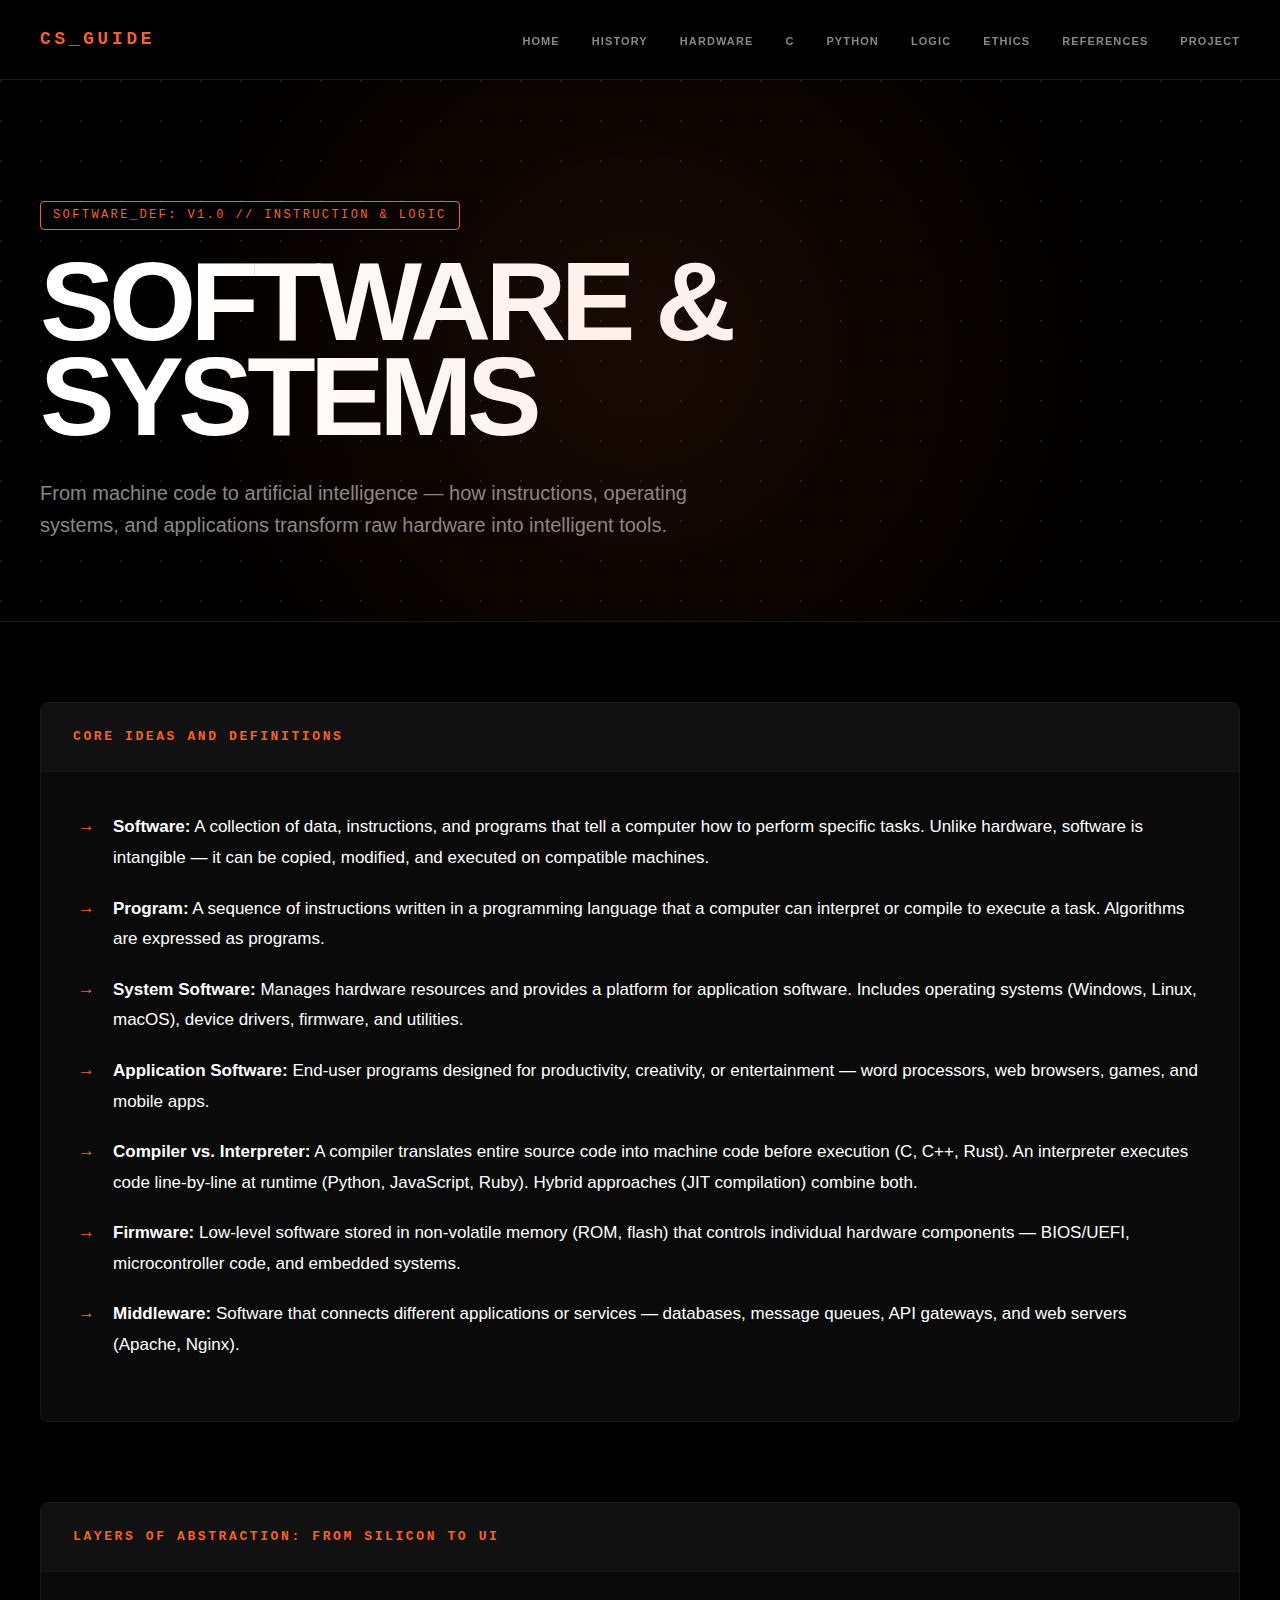
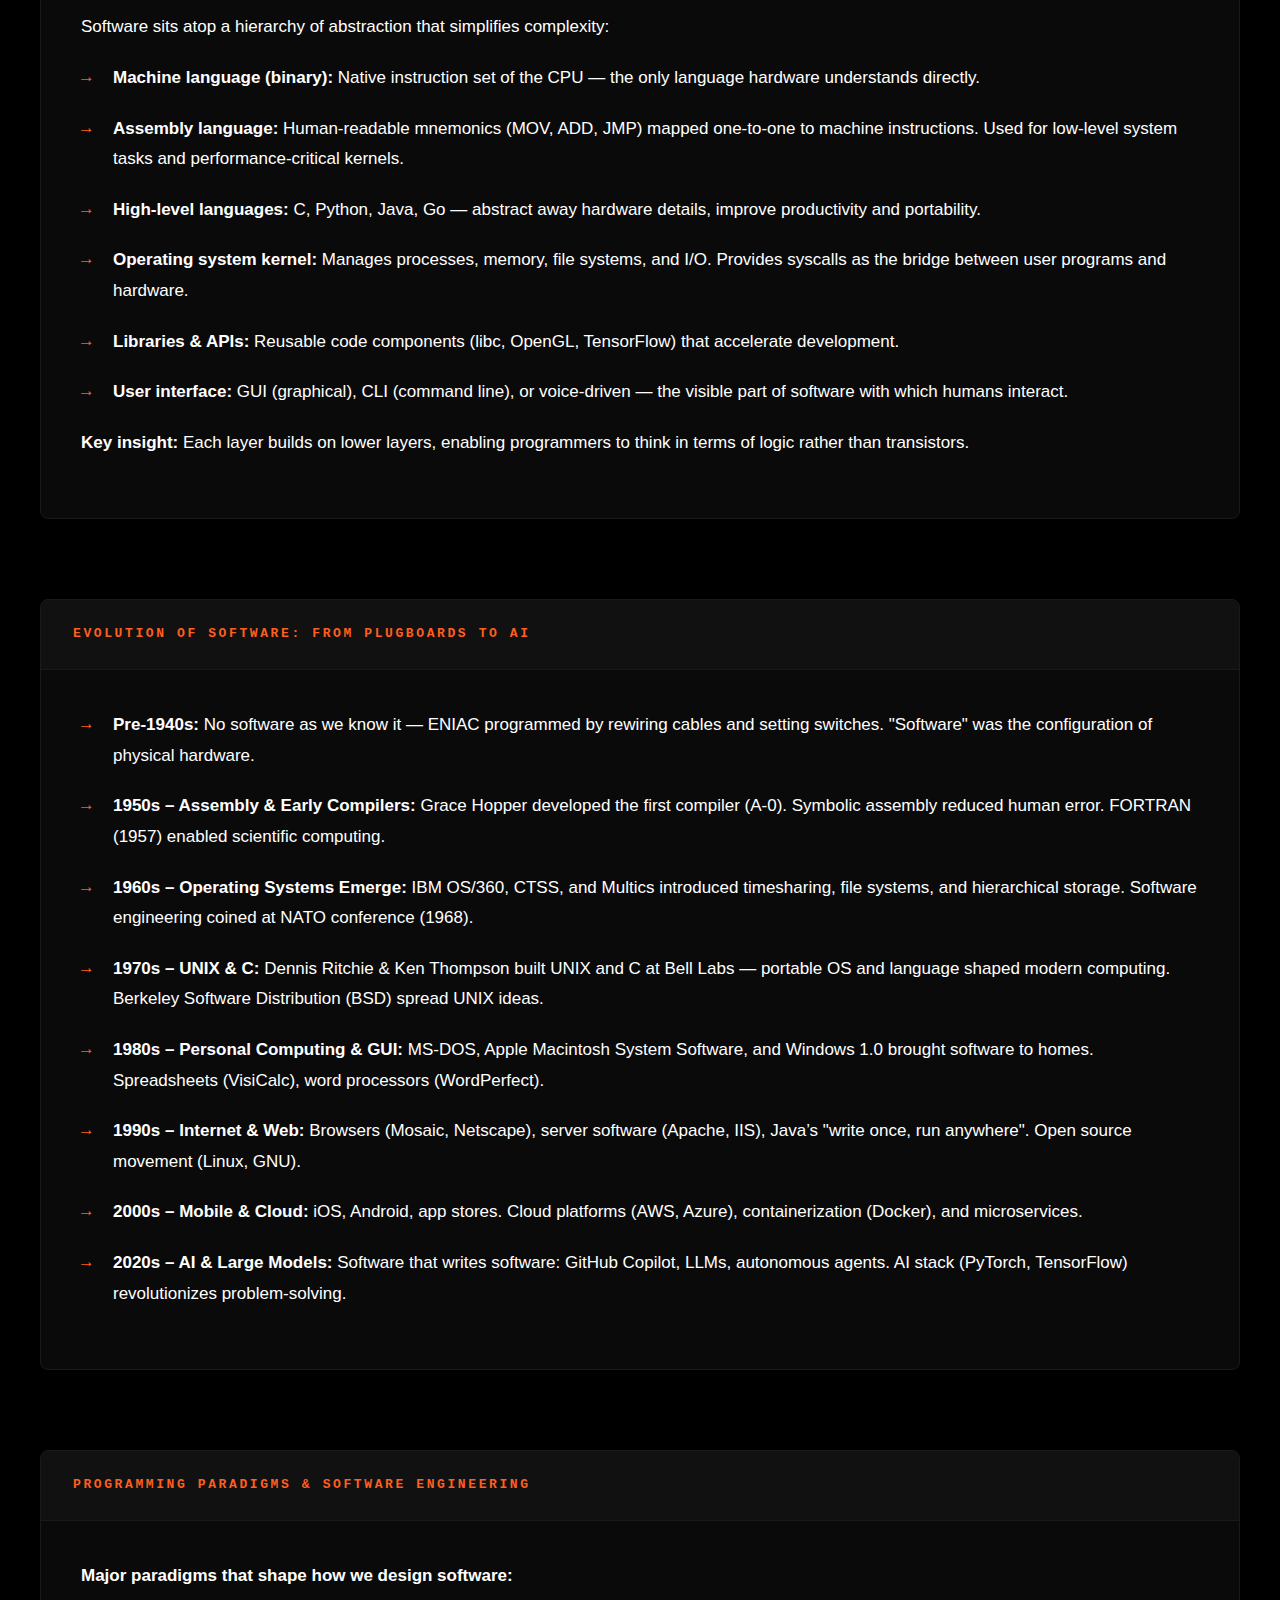
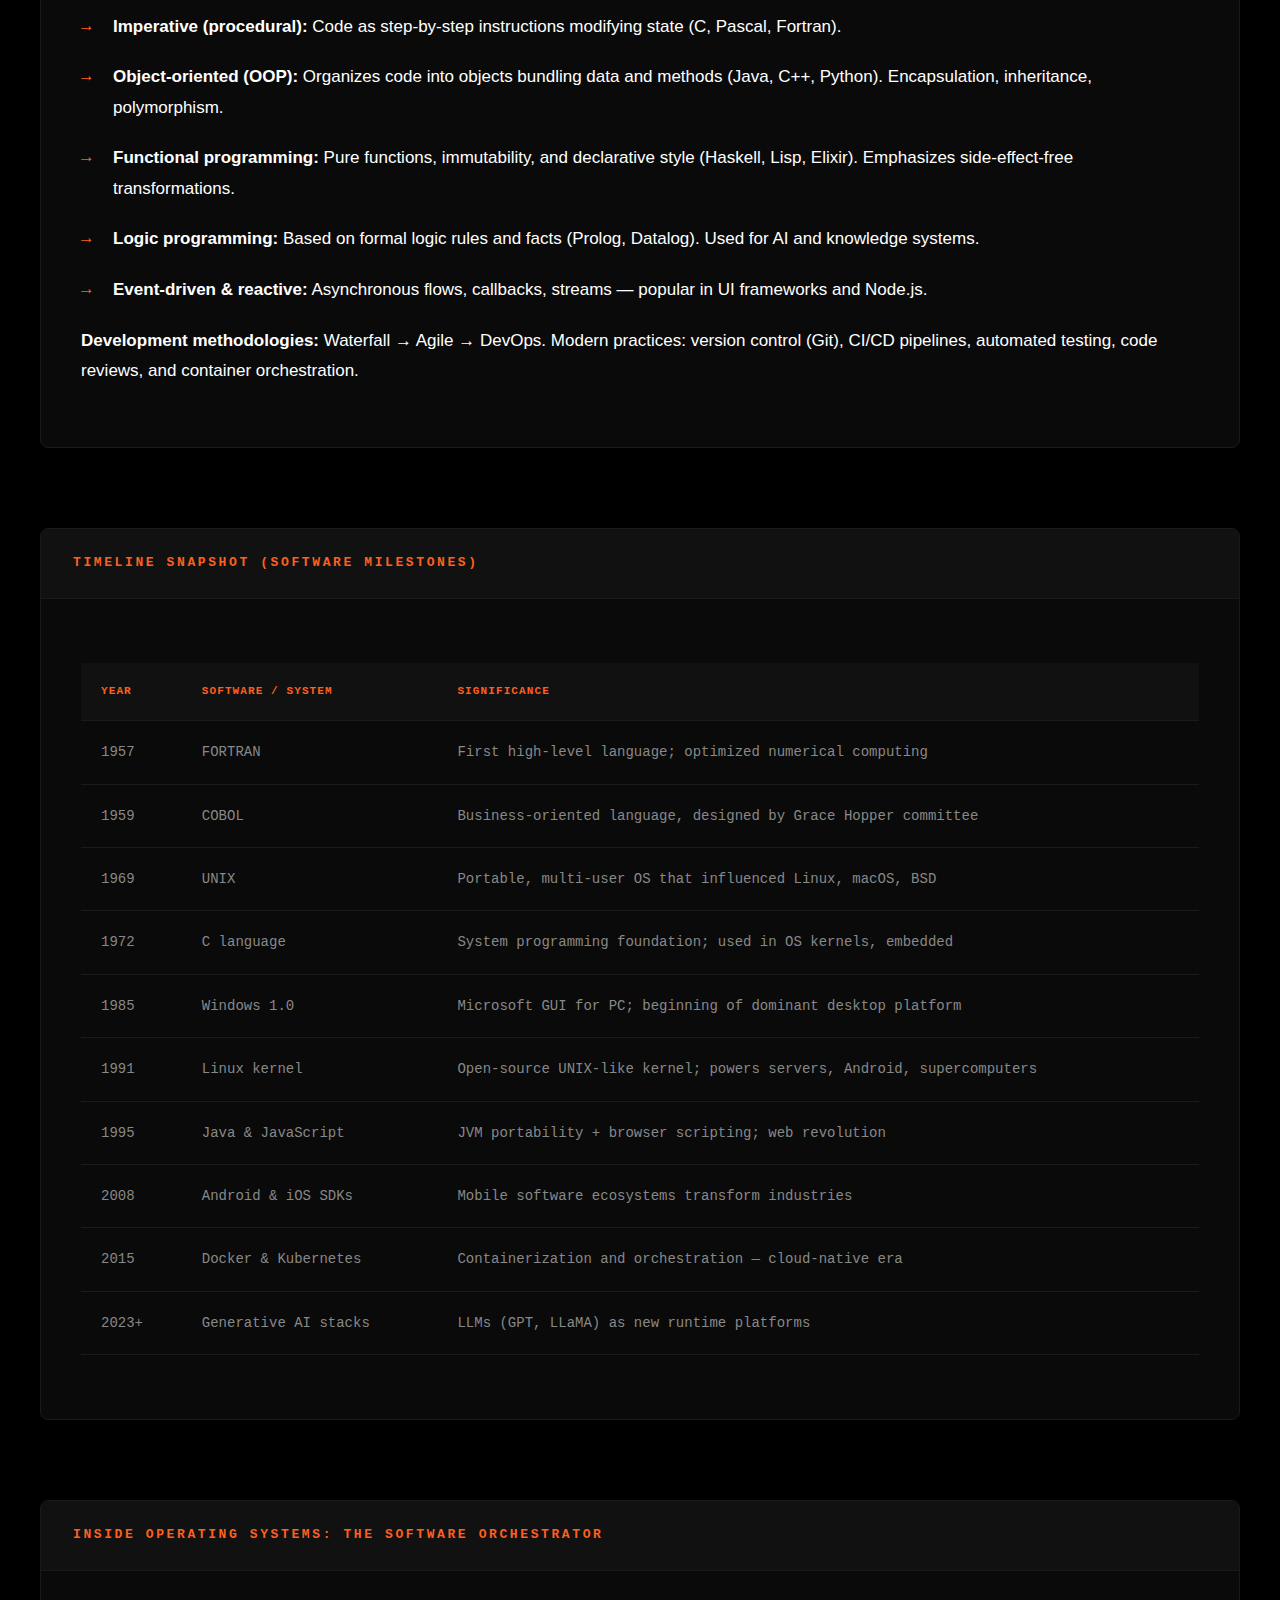
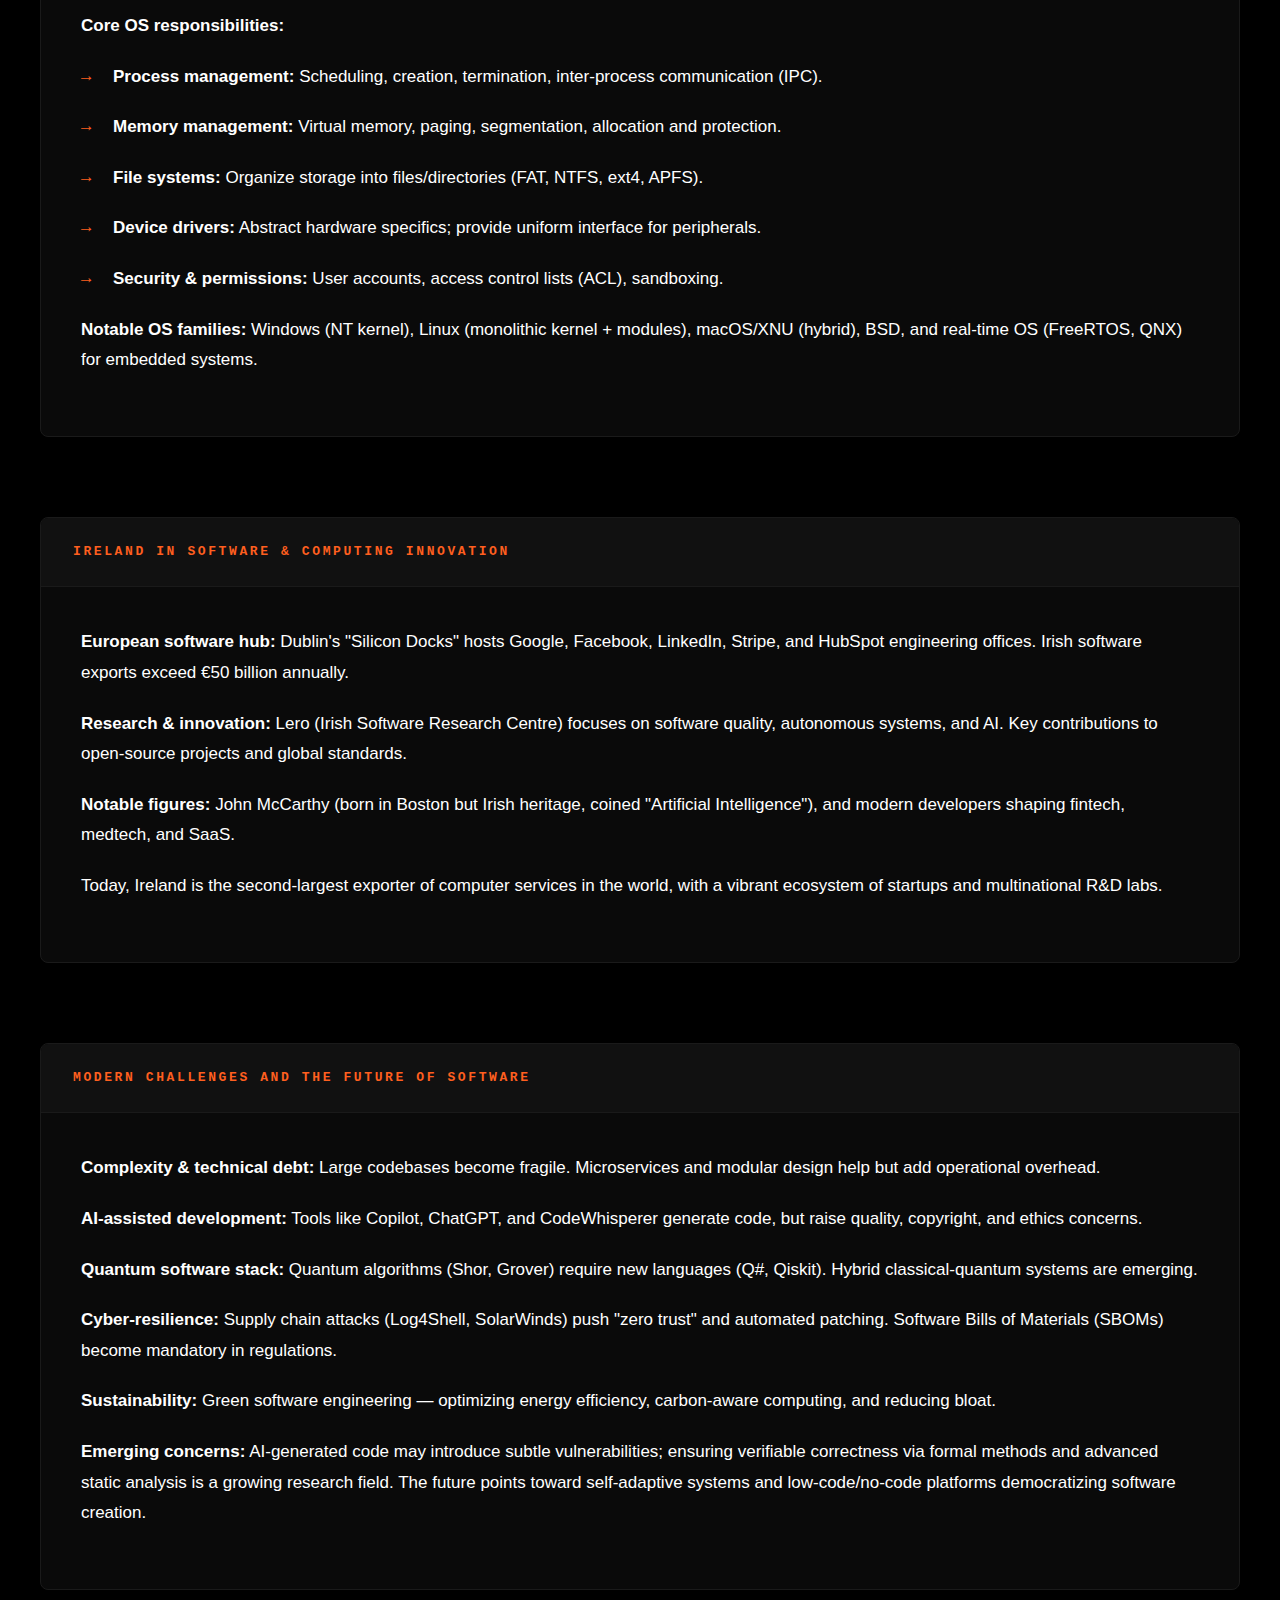
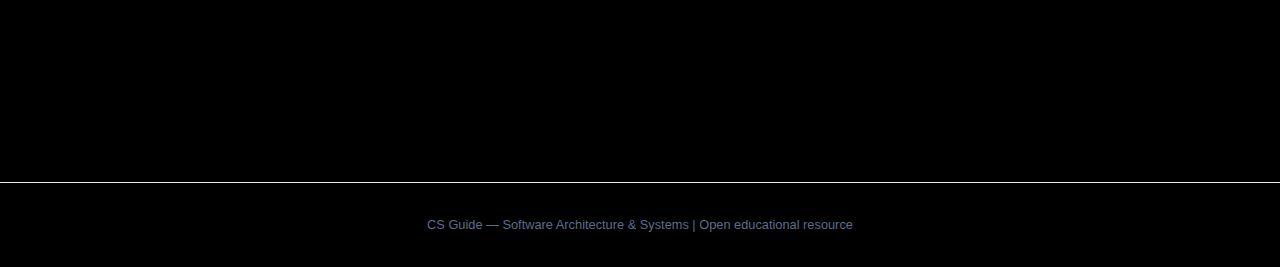
<file: software.html>
<!DOCTYPE html>
<html lang="en">
<head>
    <meta charset="UTF-8">
    <meta name="viewport" content="width=device-width, initial-scale=1.0">
    <title>Software - CS Guide</title>
    <!-- assumes external stylesheet exists with same styling as hardware page -->
    <link rel="stylesheet" href="stylesheet.css">
</head>
<body>
    <nav class="navbar">
        <div class="nav-container">
            <a href="index.html" class="logo">CS_GUIDE</a>
            <ul class="nav-links">
                <li><a href="index.html">Home</a></li>
                <li><a href="history.html">History</a></li>
                <li><a href="hardware.html">Hardware</a></li>
                <li><a href="C.html">C</a></li>
                <li><a href="Python.html">Python</a></li>
                <li><a href="logic.html">Logic</a></li>
                <li><a href="ethics.html">Ethics</a></li>
                <li><a href="references.html">References</a></li>
                <li><a href="Project.html">Project</a></li>
            </ul>
        </div>
    </nav>

    <main class="content">
        <header class="hero-banner">
            <div class="container">
                <span class="meta-label">SOFTWARE_DEF: V1.0 // INSTRUCTION & LOGIC</span>
                <h1>Software &amp; Systems</h1>
                <p>From machine code to artificial intelligence — how instructions, operating systems, and applications transform raw hardware into intelligent tools.</p>
            </div>
        </header>

        <section class="content-body">
            <div class="container">
                <!-- Core Ideas and Definitions -->
                <section class="info-section">
                    <h2>Core Ideas and Definitions</h2>
                    <div class="section-content">
                        <ul>
                            <li><strong>Software:</strong> A collection of data, instructions, and programs that tell a computer how to perform specific tasks. Unlike hardware, software is intangible — it can be copied, modified, and executed on compatible machines.</li>
                            <li><strong>Program:</strong> A sequence of instructions written in a programming language that a computer can interpret or compile to execute a task. Algorithms are expressed as programs.</li>
                            <li><strong>System Software:</strong> Manages hardware resources and provides a platform for application software. Includes operating systems (Windows, Linux, macOS), device drivers, firmware, and utilities.</li>
                            <li><strong>Application Software:</strong> End-user programs designed for productivity, creativity, or entertainment — word processors, web browsers, games, and mobile apps.</li>
                            <li><strong>Compiler vs. Interpreter:</strong> A compiler translates entire source code into machine code before execution (C, C++, Rust). An interpreter executes code line-by-line at runtime (Python, JavaScript, Ruby). Hybrid approaches (JIT compilation) combine both.</li>
                            <li><strong>Firmware:</strong> Low-level software stored in non-volatile memory (ROM, flash) that controls individual hardware components — BIOS/UEFI, microcontroller code, and embedded systems.</li>
                            <li><strong>Middleware:</strong> Software that connects different applications or services — databases, message queues, API gateways, and web servers (Apache, Nginx).</li>
                        </ul>
                    </div>
                </section>

                <!-- Layers of Abstraction: From Silicon to UI -->
                <section class="info-section">
                    <h2>Layers of Abstraction: From Silicon to UI</h2>
                    <div class="section-content">
                        <p>Software sits atop a hierarchy of abstraction that simplifies complexity:</p>
                        <ul>
                            <li><strong>Machine language (binary):</strong> Native instruction set of the CPU — the only language hardware understands directly.</li>
                            <li><strong>Assembly language:</strong> Human-readable mnemonics (MOV, ADD, JMP) mapped one-to-one to machine instructions. Used for low-level system tasks and performance-critical kernels.</li>
                            <li><strong>High-level languages:</strong> C, Python, Java, Go — abstract away hardware details, improve productivity and portability.</li>
                            <li><strong>Operating system kernel:</strong> Manages processes, memory, file systems, and I/O. Provides syscalls as the bridge between user programs and hardware.</li>
                            <li><strong>Libraries & APIs:</strong> Reusable code components (libc, OpenGL, TensorFlow) that accelerate development.</li>
                            <li><strong>User interface:</strong> GUI (graphical), CLI (command line), or voice-driven — the visible part of software with which humans interact.</li>
                        </ul>
                        <p><strong>Key insight:</strong> Each layer builds on lower layers, enabling programmers to think in terms of logic rather than transistors.</p>
                    </div>
                </section>

                <!-- Evolution of Software: From Plugboards to AI -->
                <section class="info-section">
                    <h2>Evolution of Software: From Plugboards to AI</h2>
                    <div class="section-content">
                        <ul>
                            <li><strong>Pre-1940s:</strong> No software as we know it — ENIAC programmed by rewiring cables and setting switches. "Software" was the configuration of physical hardware.</li>
                            <li><strong>1950s – Assembly & Early Compilers:</strong> Grace Hopper developed the first compiler (A-0). Symbolic assembly reduced human error. FORTRAN (1957) enabled scientific computing.</li>
                            <li><strong>1960s – Operating Systems Emerge:</strong> IBM OS/360, CTSS, and Multics introduced timesharing, file systems, and hierarchical storage. Software engineering coined at NATO conference (1968).</li>
                            <li><strong>1970s – UNIX & C:</strong> Dennis Ritchie & Ken Thompson built UNIX and C at Bell Labs — portable OS and language shaped modern computing. Berkeley Software Distribution (BSD) spread UNIX ideas.</li>
                            <li><strong>1980s – Personal Computing & GUI:</strong> MS-DOS, Apple Macintosh System Software, and Windows 1.0 brought software to homes. Spreadsheets (VisiCalc), word processors (WordPerfect).</li>
                            <li><strong>1990s – Internet & Web:</strong> Browsers (Mosaic, Netscape), server software (Apache, IIS), Java’s "write once, run anywhere". Open source movement (Linux, GNU).</li>
                            <li><strong>2000s – Mobile & Cloud:</strong> iOS, Android, app stores. Cloud platforms (AWS, Azure), containerization (Docker), and microservices.</li>
                            <li><strong>2020s – AI & Large Models:</strong> Software that writes software: GitHub Copilot, LLMs, autonomous agents. AI stack (PyTorch, TensorFlow) revolutionizes problem-solving.</li>
                        </ul>
                    </div>
                </section>

                <!-- Programming Paradigms & Software Engineering -->
                <section class="info-section">
                    <h2>Programming Paradigms & Software Engineering</h2>
                    <div class="section-content">
                        <p><strong>Major paradigms that shape how we design software:</strong></p>
                        <ul>
                            <li><strong>Imperative (procedural):</strong> Code as step-by-step instructions modifying state (C, Pascal, Fortran).</li>
                            <li><strong>Object-oriented (OOP):</strong> Organizes code into objects bundling data and methods (Java, C++, Python). Encapsulation, inheritance, polymorphism.</li>
                            <li><strong>Functional programming:</strong> Pure functions, immutability, and declarative style (Haskell, Lisp, Elixir). Emphasizes side-effect-free transformations.</li>
                            <li><strong>Logic programming:</strong> Based on formal logic rules and facts (Prolog, Datalog). Used for AI and knowledge systems.</li>
                            <li><strong>Event-driven & reactive:</strong> Asynchronous flows, callbacks, streams — popular in UI frameworks and Node.js.</li>
                        </ul>
                        <p><strong>Development methodologies:</strong> Waterfall → Agile → DevOps. Modern practices: version control (Git), CI/CD pipelines, automated testing, code reviews, and container orchestration.</p>
                    </div>
                </section>

                <!-- Software Milestones Timeline (mirroring hardware table style) -->
                <section class="info-section">
                    <h2>Timeline Snapshot (Software Milestones)</h2>
                    <div class="section-content">
                        <table>
                            <thead>
                                <tr><th>Year</th><th>Software / System</th><th>Significance</th></tr>
                            </thead>
                            <tbody>
                                <tr><td>1957</td><td>FORTRAN</td><td>First high-level language; optimized numerical computing</td></tr>
                                <tr><td>1959</td><td>COBOL</td><td>Business-oriented language, designed by Grace Hopper committee</td></tr>
                                <tr><td>1969</td><td>UNIX</td><td>Portable, multi-user OS that influenced Linux, macOS, BSD</td></tr>
                                <tr><td>1972</td><td>C language</td><td>System programming foundation; used in OS kernels, embedded</td></tr>
                                <tr><td>1985</td><td>Windows 1.0</td><td>Microsoft GUI for PC; beginning of dominant desktop platform</td></tr>
                                <tr><td>1991</td><td>Linux kernel</td><td>Open-source UNIX-like kernel; powers servers, Android, supercomputers</td></tr>
                                <tr><td>1995</td><td>Java & JavaScript</td><td>JVM portability + browser scripting; web revolution</td></tr>
                                <tr><td>2008</td><td>Android & iOS SDKs</td><td>Mobile software ecosystems transform industries</td></tr>
                                <tr><td>2015</td><td>Docker & Kubernetes</td><td>Containerization and orchestration — cloud-native era</td></tr>
                                <tr><td>2023+</td><td>Generative AI stacks</td><td>LLMs (GPT, LLaMA) as new runtime platforms</td></tr>
                            </tbody>
                        </table>
                    </div>
                </section>

                <!-- Inside Operating Systems -->
                <section class="info-section">
                    <h2>Inside Operating Systems: The Software Orchestrator</h2>
                    <div class="section-content">
                        <p><strong>Core OS responsibilities:</strong></p>
                        <ul>
                            <li><strong>Process management:</strong> Scheduling, creation, termination, inter-process communication (IPC).</li>
                            <li><strong>Memory management:</strong> Virtual memory, paging, segmentation, allocation and protection.</li>
                            <li><strong>File systems:</strong> Organize storage into files/directories (FAT, NTFS, ext4, APFS).</li>
                            <li><strong>Device drivers:</strong> Abstract hardware specifics; provide uniform interface for peripherals.</li>
                            <li><strong>Security & permissions:</strong> User accounts, access control lists (ACL), sandboxing.</li>
                        </ul>
                        <p><strong>Notable OS families:</strong> Windows (NT kernel), Linux (monolithic kernel + modules), macOS/XNU (hybrid), BSD, and real-time OS (FreeRTOS, QNX) for embedded systems.</p>
                    </div>
                </section>

                
                
                <!-- Ireland in Software (mirroring Ireland in hardware section) -->
                <section class="info-section">
                    <h2>Ireland in Software &amp; Computing Innovation</h2>
                    <div class="section-content">
                        <p><strong>European software hub:</strong> Dublin's "Silicon Docks" hosts Google, Facebook, LinkedIn, Stripe, and HubSpot engineering offices. Irish software exports exceed €50 billion annually.</p>
                        <p><strong>Research & innovation:</strong> Lero (Irish Software Research Centre) focuses on software quality, autonomous systems, and AI. Key contributions to open-source projects and global standards.</p>
                        <p><strong>Notable figures:</strong> John McCarthy (born in Boston but Irish heritage, coined "Artificial Intelligence"), and modern developers shaping fintech, medtech, and SaaS.</p>
                        <p>Today, Ireland is the second-largest exporter of computer services in the world, with a vibrant ecosystem of startups and multinational R&D labs.</p>
                    </div>
                </section>

                <!-- Modern Challenges & Future of Software -->
                <section class="info-section">
                    <h2>Modern Challenges and The Future of Software</h2>
                    <div class="section-content">
                        <p><strong>Complexity & technical debt:</strong> Large codebases become fragile. Microservices and modular design help but add operational overhead.</p>
                        <p><strong>AI-assisted development:</strong> Tools like Copilot, ChatGPT, and CodeWhisperer generate code, but raise quality, copyright, and ethics concerns.</p>
                        <p><strong>Quantum software stack:</strong> Quantum algorithms (Shor, Grover) require new languages (Q#, Qiskit). Hybrid classical-quantum systems are emerging.</p>
                        <p><strong>Cyber-resilience:</strong> Supply chain attacks (Log4Shell, SolarWinds) push "zero trust" and automated patching. Software Bills of Materials (SBOMs) become mandatory in regulations.</p>
                        <p><strong>Sustainability:</strong> Green software engineering — optimizing energy efficiency, carbon-aware computing, and reducing bloat.</p>
                        <p><strong>Emerging concerns:</strong> AI-generated code may introduce subtle vulnerabilities; ensuring verifiable correctness via formal methods and advanced static analysis is a growing research field. The future points toward self-adaptive systems and low-code/no-code platforms democratizing software creation.</p>
                    </div>
                </section>
            </div>
        </section>
    </main>
   
    <footer style="text-align: center; padding: 2rem; font-size: 0.8rem; color: #5b6e8c; border-top: 1px solid #e9eef3; margin-top: 2rem;">
        <p>CS Guide — Software Architecture & Systems | Open educational resource</p>
    </footer>
</body>
</html>
</file>
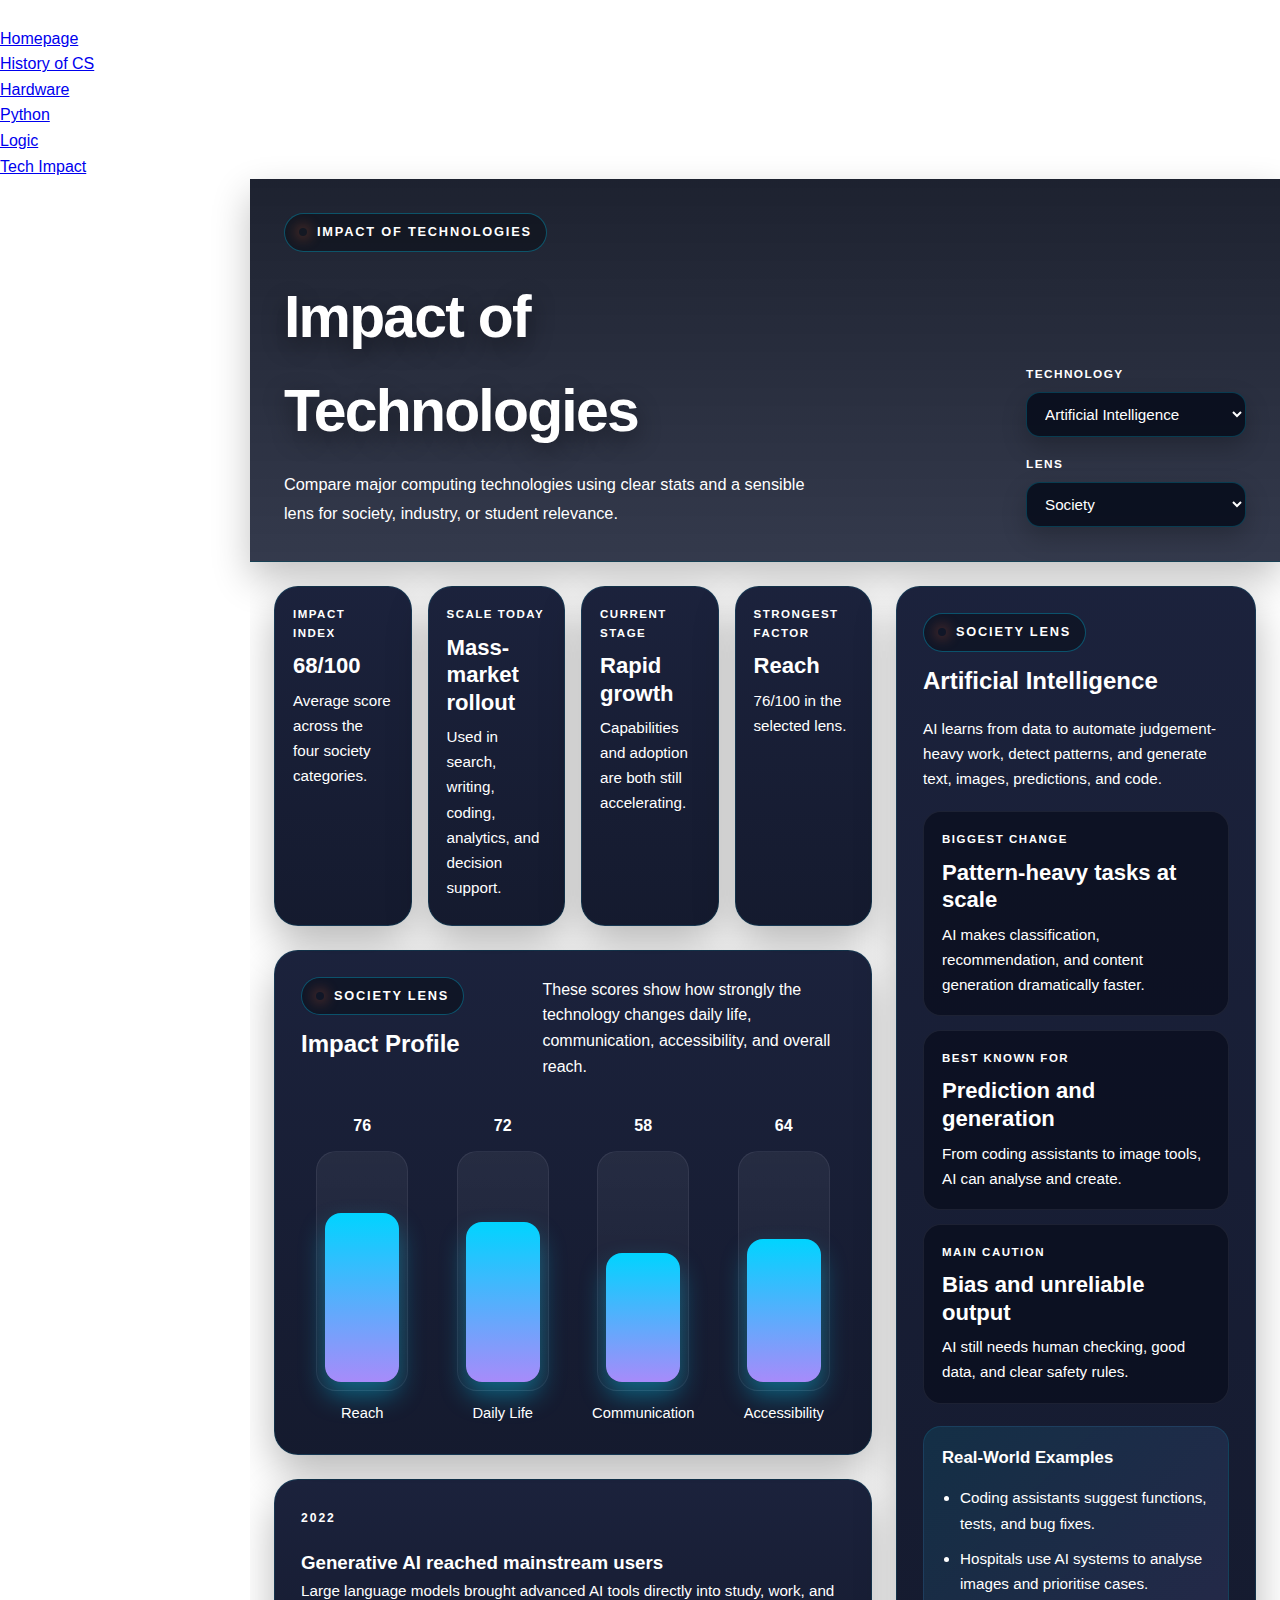
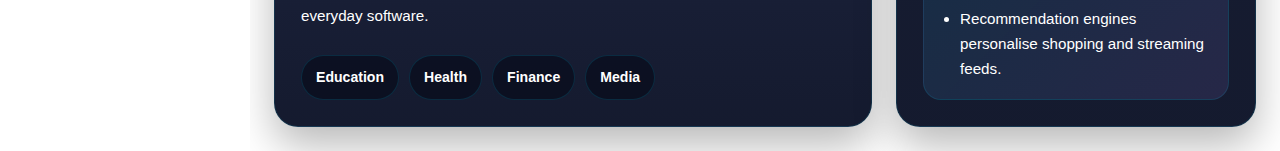
<file: visualization.html>
<!DOCTYPE html>
<html lang="en">
<head>
  <meta charset="UTF-8">
  <meta name="viewport" content="width=device-width, initial-scale=1.0">
  <title>Impact of Technologies - CS Guide</title>
  <link rel="stylesheet" href="stylesheet.css">
  <style>
    body {
      margin: 0;
      padding: 0;
      background: linear-gradient(135deg, var(--bg-dark) 0%, var(--bg-darker) 100%);
    }

    .content-area {
      margin-left: 250px;
      flex: 1;
      min-height: 100vh;
      display: flex;
      flex-direction: column;
    }

    .impact-header {
      display: flex;
      justify-content: space-between;
      align-items: flex-end;
      gap: 32px;
      padding: 34px;
      background: linear-gradient(180deg, rgba(10, 15, 30, 0.92), rgba(13, 20, 42, 0.84));
      border-bottom: 1px solid rgba(0, 212, 255, 0.18);
      box-shadow: 0 16px 36px rgba(0, 0, 0, 0.24);
    }

    .impact-copy {
      max-width: 760px;
    }

    .impact-chip,
    .panel-kicker {
      display: inline-flex;
      align-items: center;
      gap: 10px;
      padding: 8px 14px;
      border-radius: 999px;
      border: 1px solid rgba(0, 212, 255, 0.32);
      background: rgba(5, 8, 16, 0.45);
      color: var(--accent-cyan);
      font-size: 0.8rem;
      font-weight: 700;
      letter-spacing: 0.14em;
      text-transform: uppercase;
    }

    .impact-chip::before,
    .panel-kicker::before {
      content: "";
      width: 8px;
      height: 8px;
      border-radius: 50%;
      background: var(--accent-orange);
      box-shadow: 0 0 14px rgba(255, 107, 53, 0.85);
    }

    .impact-title {
      margin: 18px 0 12px;
      font-size: clamp(2.2rem, 4.6vw, 3.8rem);
      color: #ffffff;
      letter-spacing: -0.03em;
      text-shadow: 0 8px 24px rgba(0, 0, 0, 0.45);
    }

    .impact-copy p {
      margin: 0;
      max-width: 68ch;
      color: var(--text-secondary);
      font-size: 1.02rem;
      line-height: 1.75;
    }

    .controls {
      display: flex;
      gap: 18px;
      align-items: center;
      flex-wrap: wrap;
      justify-content: flex-end;
    }

    .control-group {
      display: flex;
      flex-direction: column;
      gap: 8px;
    }

    .control-label {
      font-size: 0.74rem;
      text-transform: uppercase;
      letter-spacing: 0.12em;
      color: var(--accent-orange);
      font-weight: 700;
    }

    .control-select {
      min-width: 220px;
      padding: 12px 14px;
      border-radius: 14px;
      border: 1px solid rgba(0, 212, 255, 0.22);
      background: rgba(8, 13, 28, 0.9);
      color: #ffffff;
      font-size: 0.95rem;
      box-shadow: 0 10px 24px rgba(0, 0, 0, 0.22);
      transition: border-color 0.25s ease, transform 0.25s ease, box-shadow 0.25s ease;
    }

    .control-select:hover,
    .control-select:focus {
      outline: none;
      border-color: rgba(255, 107, 53, 0.7);
      box-shadow: 0 14px 30px rgba(0, 0, 0, 0.32);
      transform: translateY(-1px);
    }

    .control-select option {
      background: #0b1126;
      color: #ffffff;
    }

    .impact-main {
      flex: 1;
      display: grid;
      grid-template-columns: minmax(0, 1.35fr) 360px;
      gap: 24px;
      padding: 24px;
      overflow: auto;
    }

    .impact-board {
      display: grid;
      gap: 24px;
      min-width: 0;
    }

    .metric-strip {
      display: grid;
      grid-template-columns: repeat(4, minmax(0, 1fr));
      gap: 16px;
    }

    .metric-card,
    .chart-panel,
    .story-panel,
    .insight-panel {
      background: linear-gradient(180deg, rgba(18, 25, 52, 0.96), rgba(11, 17, 38, 0.96));
      border: 1px solid rgba(0, 212, 255, 0.12);
      border-radius: 24px;
      box-shadow: 0 18px 42px rgba(0, 0, 0, 0.28);
    }

    .metric-card {
      padding: 18px 18px 20px;
    }

    .metric-label,
    .fact-label {
      display: block;
      margin-bottom: 10px;
      color: var(--accent-orange);
      font-size: 0.72rem;
      font-weight: 700;
      text-transform: uppercase;
      letter-spacing: 0.13em;
    }

    .metric-value,
    .fact-card strong {
      display: block;
      color: #ffffff;
      font-size: 1.38rem;
      line-height: 1.25;
      margin-bottom: 8px;
    }

    .metric-note,
    .fact-card p,
    .story-main p,
    .insight-description,
    .use-case-block li {
      color: var(--text-secondary);
      font-size: 0.95rem;
      line-height: 1.65;
      margin: 0;
    }

    .chart-panel {
      padding: 26px;
    }

    .panel-head {
      display: flex;
      justify-content: space-between;
      align-items: flex-start;
      gap: 20px;
      flex-wrap: wrap;
      margin-bottom: 24px;
    }

    .panel-head h2,
    .insight-title,
    .story-main h3,
    .use-case-block h3 {
      margin: 10px 0 0;
      color: #ffffff;
    }

    .panel-head p {
      max-width: 34ch;
      margin: 0;
      color: var(--text-secondary);
      line-height: 1.6;
    }

    .bar-chart {
      display: grid;
      grid-template-columns: repeat(4, minmax(0, 1fr));
      gap: 18px;
      align-items: end;
      min-height: 320px;
    }

    .bar-item {
      display: flex;
      flex-direction: column;
      align-items: center;
      gap: 12px;
      min-width: 0;
    }

    .bar-value {
      color: #ffffff;
      font-size: 1rem;
      font-weight: 800;
    }

    .bar-track {
      width: 100%;
      max-width: 92px;
      height: 240px;
      padding: 8px;
      display: flex;
      align-items: flex-end;
      border-radius: 20px;
      background: linear-gradient(180deg, rgba(255, 255, 255, 0.06), rgba(255, 255, 255, 0.02));
      border: 1px solid rgba(224, 232, 255, 0.08);
    }

    .bar-fill {
      width: 100%;
      height: 12%;
      border-radius: 16px;
      transition: height 0.45s ease, background 0.45s ease, box-shadow 0.45s ease;
    }

    .bar-label {
      text-align: center;
      color: var(--text-secondary);
      font-size: 0.92rem;
      line-height: 1.4;
    }

    .story-panel {
      display: flex;
      justify-content: space-between;
      gap: 24px;
      flex-wrap: wrap;
      padding: 24px 26px;
    }

    .story-main {
      max-width: 62ch;
    }

    .story-year {
      display: inline-block;
      margin-bottom: 10px;
      color: var(--accent-orange);
      font-size: 0.76rem;
      font-weight: 700;
      letter-spacing: 0.16em;
      text-transform: uppercase;
    }

    .story-tags {
      display: flex;
      flex-wrap: wrap;
      gap: 10px;
      align-content: flex-start;
    }

    .story-tags span {
      padding: 10px 14px;
      border-radius: 999px;
      background: rgba(8, 13, 28, 0.72);
      border: 1px solid rgba(0, 212, 255, 0.14);
      color: #ffffff;
      font-size: 0.88rem;
      font-weight: 600;
    }

    .insight-panel {
      padding: 26px;
      align-self: start;
      position: sticky;
      top: 24px;
    }

    .insight-description {
      margin-top: 16px;
      margin-bottom: 20px;
    }

    .facts-grid {
      display: grid;
      gap: 14px;
      margin-bottom: 22px;
    }

    .fact-card {
      padding: 18px;
      border-radius: 18px;
      background: rgba(8, 13, 28, 0.72);
      border: 1px solid rgba(224, 232, 255, 0.08);
    }

    .use-case-block {
      padding: 18px;
      border-radius: 18px;
      background: linear-gradient(135deg, rgba(0, 212, 255, 0.1), rgba(167, 139, 250, 0.12));
      border: 1px solid rgba(0, 212, 255, 0.12);
    }

    .use-case-block h3 {
      margin-top: 0;
      margin-bottom: 14px;
      font-size: 1.05rem;
    }

    .use-case-block ul {
      margin: 0;
      padding-left: 18px;
    }

    .use-case-block li + li {
      margin-top: 10px;
    }

    @media (max-width: 1150px) {
      .impact-main {
        grid-template-columns: 1fr;
      }

      .insight-panel {
        position: static;
      }
    }

    @media (max-width: 900px) {
      .impact-header {
        align-items: flex-start;
      }

      .metric-strip,
      .bar-chart {
        grid-template-columns: repeat(2, minmax(0, 1fr));
      }
    }

    @media (max-width: 768px) {
      .content-area {
        margin-left: 0;
      }

      .impact-header,
      .impact-main {
        padding: 18px;
      }

      .controls {
        width: 100%;
        justify-content: stretch;
      }

      .control-group,
      .control-select {
        width: 100%;
      }

      .metric-strip,
      .bar-chart {
        grid-template-columns: 1fr;
      }

      .bar-track {
        max-width: none;
        width: 100%;
      }
    }
  </style>
</head>
<body>
  <nav class="sidebar">
    <div class="logo">CS Guide</div>
    <ul>
      <li><a href="index.html">Homepage</a></li>
      <li><a href="history.html">History of CS</a></li>
      <li><a href="hardware.html">Hardware</a></li>
      <li><a href="Python.html">Python</a></li>
      <li><a href="logic.html">Logic</a></li>
      <li><a href="visualization.html" class="active">Tech Impact</a></li>
    </ul>
  </nav>

  <div class="content-area">
    <header class="impact-header">
      <div class="impact-copy">
        <span class="impact-chip">Impact of Technologies</span>
        <h1 class="impact-title">Impact of Technologies</h1>
        <p>Compare major computing technologies using clear stats and a sensible lens for society, industry, or student relevance.</p>
      </div>
      <div class="controls">
        <div class="control-group">
          <label class="control-label" for="technologySelect">Technology</label>
          <select class="control-select" id="technologySelect">
            <option value="ai">Artificial Intelligence</option>
            <option value="internet">Internet</option>
            <option value="cloud">Cloud Computing</option>
            <option value="mobile">Mobile Computing</option>
            <option value="security">Cybersecurity</option>
          </select>
        </div>
        <div class="control-group">
          <label class="control-label" for="lensSelect">Lens</label>
          <select class="control-select" id="lensSelect">
            <option value="society">Society</option>
            <option value="industry">Industry</option>
            <option value="student">Student Relevance</option>
          </select>
        </div>
      </div>
    </header>

    <main class="impact-main">
      <section class="impact-board">
        <div class="metric-strip">
          <article class="metric-card">
            <span class="metric-label">Impact Index</span>
            <strong class="metric-value" id="impactIndex">0/100</strong>
            <p class="metric-note" id="impactIndexNote">Average score for the selected lens.</p>
          </article>
          <article class="metric-card">
            <span class="metric-label">Scale Today</span>
            <strong class="metric-value" id="scaleToday">Mainstream</strong>
            <p class="metric-note" id="scaleTodayNote">How widely the technology is used right now.</p>
          </article>
          <article class="metric-card">
            <span class="metric-label">Current Stage</span>
            <strong class="metric-value" id="currentStage">Maturing</strong>
            <p class="metric-note" id="currentStageNote">Its present position in the technology cycle.</p>
          </article>
          <article class="metric-card">
            <span class="metric-label">Strongest Factor</span>
            <strong class="metric-value" id="strongestFactor">Reach</strong>
            <p class="metric-note" id="strongestFactorNote">Top-scoring category in the selected lens.</p>
          </article>
        </div>

        <article class="chart-panel">
          <div class="panel-head">
            <div>
              <span class="panel-kicker" id="lensName">Society Lens</span>
              <h2>Impact Profile</h2>
            </div>
            <p id="chartSummary">Each bar shows a score out of 100 so the comparison actually reflects a real category.</p>
          </div>

          <div class="bar-chart">
            <div class="bar-item">
              <div class="bar-value" id="barValue0">0</div>
              <div class="bar-track"><div class="bar-fill" id="barFill0"></div></div>
              <div class="bar-label" id="barLabel0">Reach</div>
            </div>
            <div class="bar-item">
              <div class="bar-value" id="barValue1">0</div>
              <div class="bar-track"><div class="bar-fill" id="barFill1"></div></div>
              <div class="bar-label" id="barLabel1">Daily Life</div>
            </div>
            <div class="bar-item">
              <div class="bar-value" id="barValue2">0</div>
              <div class="bar-track"><div class="bar-fill" id="barFill2"></div></div>
              <div class="bar-label" id="barLabel2">Communication</div>
            </div>
            <div class="bar-item">
              <div class="bar-value" id="barValue3">0</div>
              <div class="bar-track"><div class="bar-fill" id="barFill3"></div></div>
              <div class="bar-label" id="barLabel3">Accessibility</div>
            </div>
          </div>
        </article>

        <article class="story-panel">
          <div class="story-main">
            <span class="story-year" id="milestoneYear">1983</span>
            <h3 id="milestoneTitle">Internet protocols became the backbone of modern networking</h3>
            <p id="milestoneText">Key milestones make it easier to understand why a technology matters, not just that it exists.</p>
          </div>
          <div class="story-tags" id="sectorTags"></div>
        </article>
      </section>

      <aside class="insight-panel">
        <span class="panel-kicker" id="sideKicker">Society Lens</span>
        <h2 class="insight-title" id="panelTitle">Internet</h2>
        <p class="insight-description" id="panelDescription">A short explanation of what the selected technology changes in the real world.</p>

        <div class="facts-grid">
          <article class="fact-card">
            <span class="fact-label">Biggest Change</span>
            <strong id="biggestChange">Global connection</strong>
            <p id="biggestChangeNote">The main transformation caused by the technology.</p>
          </article>
          <article class="fact-card">
            <span class="fact-label">Best Known For</span>
            <strong id="bestKnownFor">Communication</strong>
            <p id="bestKnownForNote">The most recognisable thing the technology delivers.</p>
          </article>
          <article class="fact-card">
            <span class="fact-label">Main Caution</span>
            <strong id="mainCaution">Security risk</strong>
            <p id="mainCautionNote">A realistic downside or challenge to keep in mind.</p>
          </article>
        </div>

        <div class="use-case-block">
          <h3>Real-World Examples</h3>
          <ul id="examplesList"></ul>
        </div>
      </aside>
    </main>
  </div>

  <script>
    const technologySelect = document.getElementById('technologySelect');
    const lensSelect = document.getElementById('lensSelect');
    const barLabels = [0, 1, 2, 3].map((index) => document.getElementById(`barLabel${index}`));
    const barValues = [0, 1, 2, 3].map((index) => document.getElementById(`barValue${index}`));
    const barFills = [0, 1, 2, 3].map((index) => document.getElementById(`barFill${index}`));

    const lenses = {
      society: {
        title: 'Society Lens',
        sideKicker: 'Society Lens',
        summary: 'Average score across the four society categories.',
        chartSummary: 'These scores show how strongly the technology changes daily life, communication, accessibility, and overall reach.',
        categories: ['Reach', 'Daily Life', 'Communication', 'Accessibility']
      },
      industry: {
        title: 'Industry Lens',
        sideKicker: 'Industry Lens',
        summary: 'Average score across the four industry categories.',
        chartSummary: 'These scores show how strongly the technology changes productivity, automation, infrastructure, and new market creation.',
        categories: ['Productivity', 'Automation', 'Infrastructure', 'New Markets']
      },
      student: {
        title: 'Student Lens',
        sideKicker: 'Student Lens',
        summary: 'Average score across the four student categories.',
        chartSummary: 'These scores show how useful the technology is for computer science study, careers, tooling, and experimentation.',
        categories: ['Course Value', 'Career Demand', 'Tooling', 'Experimentation']
      }
    };

    const technologies = {
      ai: {
        name: 'Artificial Intelligence',
        color: '#00d4ff',
        altColor: '#a78bfa',
        shadow: 'rgba(0, 212, 255, 0.38)',
        scaleValue: 'Mass-market rollout',
        scaleNote: 'Used in search, writing, coding, analytics, and decision support.',
        stageValue: 'Rapid growth',
        stageNote: 'Capabilities and adoption are both still accelerating.',
        summary: 'AI learns from data to automate judgement-heavy work, detect patterns, and generate text, images, predictions, and code.',
        biggestChange: {
          title: 'Pattern-heavy tasks at scale',
          note: 'AI makes classification, recommendation, and content generation dramatically faster.'
        },
        bestKnownFor: {
          title: 'Prediction and generation',
          note: 'From coding assistants to image tools, AI can analyse and create.'
        },
        mainCaution: {
          title: 'Bias and unreliable output',
          note: 'AI still needs human checking, good data, and clear safety rules.'
        },
        milestone: {
          year: '2022',
          title: 'Generative AI reached mainstream users',
          text: 'Large language models brought advanced AI tools directly into study, work, and everyday software.'
        },
        sectors: ['Education', 'Health', 'Finance', 'Media'],
        examples: [
          'Coding assistants suggest functions, tests, and bug fixes.',
          'Hospitals use AI systems to analyse images and prioritise cases.',
          'Recommendation engines personalise shopping and streaming feeds.'
        ],
        scores: {
          society: [76, 72, 58, 64],
          industry: [93, 90, 82, 88],
          student: [92, 96, 86, 94]
        }
      },
      internet: {
        name: 'Internet',
        color: '#ff6b35',
        altColor: '#ffd166',
        shadow: 'rgba(255, 107, 53, 0.34)',
        scaleValue: '5B+ connected',
        scaleNote: 'The internet underpins communication, commerce, search, cloud, and entertainment.',
        stageValue: 'Global backbone',
        stageNote: 'Modern digital life depends on it as core infrastructure.',
        summary: 'The internet connects devices and people worldwide, making communication, information access, and online services effectively instant.',
        biggestChange: {
          title: 'Global connection',
          note: 'Distance matters less when communication, publishing, and collaboration are online.'
        },
        bestKnownFor: {
          title: 'Information access',
          note: 'Search, websites, cloud tools, and streaming all rely on the internet.'
        },
        mainCaution: {
          title: 'Security and misinformation',
          note: 'Open networks need strong protection, regulation, and critical thinking.'
        },
        milestone: {
          year: '1983',
          title: 'TCP/IP became the standard for networked communication',
          text: 'The switch to TCP/IP turned separate networks into the modern internet and made global interoperability possible.'
        },
        sectors: ['Communication', 'Commerce', 'Education', 'Government'],
        examples: [
          'Video calls allow remote teaching and global teamwork.',
          'Online shops and payments power e-commerce around the clock.',
          'Cloud software keeps files and apps synced across devices.'
        ],
        scores: {
          society: [98, 95, 99, 84],
          industry: [91, 82, 97, 90],
          student: [94, 91, 86, 88]
        }
      },
      cloud: {
        name: 'Cloud Computing',
        color: '#a78bfa',
        altColor: '#00d4ff',
        shadow: 'rgba(122, 252, 255, 0.32)',
        scaleValue: 'Enterprise backbone',
        scaleNote: 'Cloud platforms run storage, hosting, analytics, databases, and deployment.',
        stageValue: 'Mainstream',
        stageNote: 'It is now the default platform for modern software teams.',
        summary: 'Cloud computing gives organisations on-demand servers, storage, and services without owning all the hardware themselves.',
        biggestChange: {
          title: 'Instant scalable infrastructure',
          note: 'Teams can launch services globally without building physical data centres first.'
        },
        bestKnownFor: {
          title: 'Hosting and storage',
          note: 'Apps, streaming, backups, analytics, and AI workloads all lean on the cloud.'
        },
        mainCaution: {
          title: 'Cost and vendor lock-in',
          note: 'Bad architecture can produce high bills and too much dependence on one provider.'
        },
        milestone: {
          year: '2006',
          title: 'Cloud infrastructure became widely rentable on demand',
          text: 'Services like AWS made computing power elastic, so startups and enterprises could scale much faster.'
        },
        sectors: ['Software', 'Banking', 'Media', 'Retail'],
        examples: [
          'Streaming services scale globally without every company owning giant server rooms.',
          'Businesses store backups and databases in managed cloud platforms.',
          'Developers deploy apps faster using cloud-based infrastructure and tools.'
        ],
        scores: {
          society: [68, 62, 74, 60],
          industry: [96, 88, 99, 84],
          student: [74, 82, 90, 76]
        }
      },
      mobile: {
        name: 'Mobile Computing',
        color: '#00ff88',
        altColor: '#00d4ff',
        shadow: 'rgba(0, 255, 136, 0.34)',
        scaleValue: 'Billions of devices',
        scaleNote: 'Phones put computing, sensors, and connectivity into everyday life.',
        stageValue: 'Everyday essential',
        stageNote: 'For many people, mobile is their main computer and main internet device.',
        summary: 'Mobile computing made powerful connected devices portable, personal, and always available in daily life.',
        biggestChange: {
          title: 'Computing in your pocket',
          note: 'People can communicate, learn, navigate, and pay from almost anywhere.'
        },
        bestKnownFor: {
          title: 'Apps and sensors',
          note: 'GPS, cameras, messaging, payments, and social platforms all rely on mobile hardware.'
        },
        mainCaution: {
          title: 'Distraction and privacy',
          note: 'Constant notifications and heavy app tracking create real downsides.'
        },
        milestone: {
          year: '2007',
          title: 'The smartphone era reshaped personal computing',
          text: 'Modern smartphones combined internet access, touch interfaces, sensors, and apps into one everyday device.'
        },
        sectors: ['Communication', 'Transport', 'Commerce', 'Social Media'],
        examples: [
          'Navigation apps guide transport and logistics in real time.',
          'Mobile payments let people shop and bank without cash.',
          'Phones give many learners their first real access to the internet.'
        ],
        scores: {
          society: [97, 96, 93, 89],
          industry: [84, 72, 78, 88],
          student: [90, 83, 80, 86]
        }
      },
      security: {
        name: 'Cybersecurity',
        color: '#ff6b35',
        altColor: '#a78bfa',
        shadow: 'rgba(255, 107, 53, 0.34)',
        scaleValue: 'Critical protection layer',
        scaleNote: 'Security work touches networks, apps, identities, devices, and data.',
        stageValue: 'Permanent priority',
        stageNote: 'Every connected system needs security by design.',
        summary: 'Cybersecurity protects systems, data, and people by combining secure design, monitoring, identity controls, and incident response.',
        biggestChange: {
          title: 'Trust in digital systems',
          note: 'Without security, online banking, cloud services, and connected tools become fragile.'
        },
        bestKnownFor: {
          title: 'Defence and resilience',
          note: 'Encryption, authentication, monitoring, and patching reduce risk across systems.'
        },
        mainCaution: {
          title: 'Threats evolve constantly',
          note: 'Attackers adapt quickly, so defence is never a finished job.'
        },
        milestone: {
          year: '1988',
          title: 'The Morris Worm exposed internet-scale security risk',
          text: 'One early worm showed how vulnerable connected systems could be and helped launch modern security thinking.'
        },
        sectors: ['Finance', 'Healthcare', 'Government', 'Cloud Platforms'],
        examples: [
          'Multi-factor authentication protects student and work accounts.',
          'Security teams stop phishing, ransomware, and data theft.',
          'Encrypted connections keep banking and messaging private.'
        ],
        scores: {
          society: [82, 70, 68, 76],
          industry: [94, 86, 92, 78],
          student: [88, 91, 74, 80]
        }
      }
    };

    function average(scores) {
      return Math.round(scores.reduce((total, value) => total + value, 0) / scores.length);
    }

    function updateDashboard() {
      const technology = technologies[technologySelect.value];
      const lens = lenses[lensSelect.value];
      const scores = technology.scores[lensSelect.value];
      const topScore = Math.max(...scores);
      const topIndex = scores.indexOf(topScore);

      document.getElementById('impactIndex').textContent = `${average(scores)}/100`;
      document.getElementById('impactIndexNote').textContent = lens.summary;
      document.getElementById('scaleToday').textContent = technology.scaleValue;
      document.getElementById('scaleTodayNote').textContent = technology.scaleNote;
      document.getElementById('currentStage').textContent = technology.stageValue;
      document.getElementById('currentStageNote').textContent = technology.stageNote;
      document.getElementById('strongestFactor').textContent = lens.categories[topIndex];
      document.getElementById('strongestFactorNote').textContent = `${topScore}/100 in the selected lens.`;

      document.getElementById('lensName').textContent = lens.title;
      document.getElementById('chartSummary').textContent = lens.chartSummary;
      document.getElementById('sideKicker').textContent = lens.sideKicker;
      document.getElementById('panelTitle').textContent = technology.name;
      document.getElementById('panelDescription').textContent = technology.summary;

      document.getElementById('biggestChange').textContent = technology.biggestChange.title;
      document.getElementById('biggestChangeNote').textContent = technology.biggestChange.note;
      document.getElementById('bestKnownFor').textContent = technology.bestKnownFor.title;
      document.getElementById('bestKnownForNote').textContent = technology.bestKnownFor.note;
      document.getElementById('mainCaution').textContent = technology.mainCaution.title;
      document.getElementById('mainCautionNote').textContent = technology.mainCaution.note;

      document.getElementById('milestoneYear').textContent = technology.milestone.year;
      document.getElementById('milestoneTitle').textContent = technology.milestone.title;
      document.getElementById('milestoneText').textContent = technology.milestone.text;

      document.getElementById('sectorTags').innerHTML = technology.sectors
        .map((sector) => `<span>${sector}</span>`)
        .join('');

      document.getElementById('examplesList').innerHTML = technology.examples
        .map((example) => `<li>${example}</li>`)
        .join('');

      scores.forEach((score, index) => {
        barLabels[index].textContent = lens.categories[index];
        barValues[index].textContent = `${score}`;
        barFills[index].style.height = `${Math.max(score, 10)}%`;
        barFills[index].style.background = `linear-gradient(180deg, ${technology.color} 0%, ${technology.altColor} 100%)`;
        barFills[index].style.boxShadow = `0 14px 26px ${technology.shadow}`;
      });
    }

    technologySelect.addEventListener('change', updateDashboard);
    lensSelect.addEventListener('change', updateDashboard);

    updateDashboard();
  </script>
</body>
</html>
</file>
<file: stylesheet.css>
:root {
  --bg: #000000;
  --surface: #0A0A0A;
  --surface-alt: #111111;
  --line: #1A1A1A;
  --ink: #FFFFFF;
  --ink-muted: #888888;
  --accent: #FF5F1F; /* Safety Orange */
  --accent-dim: rgba(255, 95, 31, 0.1);
  
  --f-mono: 'JetBrains Mono', 'Courier New', monospace;
  --f-sans: 'Inter', 'Helvetica Neue', Helvetica, Arial, sans-serif;
  --nav-height: 80px;
}

@import url('https://fonts.googleapis.com/css2?family=Inter:wght@400;600;800;900&family=JetBrains+Mono:wght@400;700&display=swap');

* {
  box-sizing: border-box;
  margin: 0;
  padding: 0;
}

body {
  background-color: var(--bg);
  color: var(--ink);
  font-family: var(--f-sans);
  line-height: 1.6;
  overflow-x: hidden;
}

.container {
  max-width: 1400px;
  margin: 0 auto;
  padding: 0 40px;
}

/* ===== NAVBAR (The Top Rail) ===== */
.navbar {
  position: fixed;
  top: 0;
  left: 0;
  right: 0;
  height: var(--nav-height);
  background-color: rgba(0, 0, 0, 0.8);
  backdrop-filter: blur(20px);
  border-bottom: 1px solid var(--line);
  z-index: 1000;
  display: flex;
  align-items: center;
}

.nav-container {
  width: 100%;
  max-width: 1400px;
  margin: 0 auto;
  padding: 0 40px;
  display: flex;
  justify-content: space-between;
  align-items: center;
}

.navbar .logo {
  font-family: var(--f-mono);
  font-weight: 900;
  font-size: 18px;
  letter-spacing: 0.2em;
  text-transform: uppercase;
  color: var(--accent);
  text-decoration: none;
}

.nav-links {
  display: flex;
  list-style: none;
  gap: 32px;
}

.nav-links a {
  color: var(--ink-muted);
  text-decoration: none;
  font-size: 11px;
  font-weight: 700;
  text-transform: uppercase;
  letter-spacing: 0.1em;
  transition: all 0.3s cubic-bezier(0.4, 0, 0.2, 1);
  padding: 8px 0;
  position: relative;
}

.nav-links a::after {
  content: '';
  position: absolute;
  bottom: 0;
  left: 0;
  width: 0;
  height: 2px;
  background-color: var(--accent);
  transition: width 0.3s ease;
}

.nav-links a:hover {
  color: var(--ink);
}

.nav-links a:hover::after {
  width: 100%;
}

.nav-links a.active {
  color: var(--accent);
}

.nav-links a.active::after {
  width: 100%;
}

/* ===== MAIN CONTENT ===== */
.content {
  padding-top: var(--nav-height);
  min-height: 100vh;
}

/* ===== HERO (The Header Block) ===== */
.hero-banner {
  padding: 120px 0 80px;
  border-bottom: 1px solid var(--line);
  background-image: 
    radial-gradient(circle at 1px 1px, var(--line) 1px, transparent 0);
  background-size: 40px 40px;
  position: relative;
}

.hero-banner::before {
  content: '';
  position: absolute;
  top: 0;
  left: 0;
  right: 0;
  bottom: 0;
  background: radial-gradient(circle at 50% 50%, var(--accent-dim) 0%, transparent 70%);
  pointer-events: none;
}

.hero-banner h1 {
  font-size: 112px;
  font-weight: 900;
  line-height: 0.85;
  letter-spacing: -0.05em;
  text-transform: uppercase;
  margin-bottom: 32px;
  max-width: 1000px;
}

.hero-banner p {
  font-size: 20px;
  color: var(--ink-muted);
  max-width: 700px;
  line-height: 1.6;
  font-weight: 400;
}

.hero-banner .meta-label {
  display: inline-block;
  font-family: var(--f-mono);
  font-size: 12px;
  color: var(--accent);
  text-transform: uppercase;
  letter-spacing: 0.2em;
  margin-bottom: 24px;
  padding: 4px 12px;
  border: 1px solid var(--accent);
  border-radius: 4px;
}

/* ===== GRID SYSTEM (The Data Grid) ===== */
.grid-container {
  display: grid;
  grid-template-columns: repeat(auto-fill, minmax(400px, 1fr));
  border-bottom: 1px solid var(--line);
}

.card {
  padding: 64px 48px;
  border-right: 1px solid var(--line);
  border-bottom: 1px solid var(--line);
  transition: all 0.4s cubic-bezier(0.4, 0, 0.2, 1);
  cursor: pointer;
  display: flex;
  flex-direction: column;
  min-height: 400px;
  background-color: var(--bg);
  position: relative;
  overflow: hidden;
}

.card:hover {
  background-color: var(--surface);
}

.card::before {
  content: '';
  position: absolute;
  top: 0;
  left: 0;
  width: 100%;
  height: 2px;
  background-color: var(--accent);
  transform: scaleX(0);
  transform-origin: left;
  transition: transform 0.4s ease;
}

.card:hover::before {
  transform: scaleX(1);
}

.card .meta-label {
  font-family: var(--f-mono);
  font-size: 10px;
  color: var(--accent);
  text-transform: uppercase;
  letter-spacing: 0.15em;
  margin-bottom: 24px;
  display: block;
}

.card h2 {
  font-size: 36px;
  font-weight: 800;
  margin-bottom: 16px;
  letter-spacing: -0.03em;
  text-transform: uppercase;
}

.card p {
  color: var(--ink-muted);
  font-size: 16px;
  line-height: 1.7;
  margin-bottom: 40px;
}

.card-links {
  display: flex;
  gap: 16px;
  margin-top: auto;
}

.card-links a {
  padding: 12px 24px;
  background-color: var(--surface-alt);
  color: var(--ink);
  text-decoration: none;
  font-family: var(--f-mono);
  font-size: 11px;
  font-weight: 700;
  text-transform: uppercase;
  border: 1px solid var(--line);
  transition: all 0.3s ease;
  border-radius: 4px;
}

.card-links a:hover {
  background-color: var(--accent);
  color: var(--bg);
  border-color: var(--accent);
  transform: translateY(-2px);
}

/* ===== DETAILED CONTENT SECTIONS ===== */
.content-body {
  padding: 80px 0;
}

.info-section {
  margin-bottom: 80px;
  border: 1px solid var(--line);
  background-color: var(--surface);
  border-radius: 8px;
  overflow: hidden;
}

.info-section h2 {
  padding: 24px 32px;
  background-color: var(--surface-alt);
  border-bottom: 1px solid var(--line);
  font-size: 13px;
  font-family: var(--f-mono);
  text-transform: uppercase;
  letter-spacing: 0.2em;
  color: var(--accent);
}

.info-section .section-content {
  padding: 40px;
}

.info-section p, .info-section li {
  font-size: 17px;
  line-height: 1.8;
  color: var(--ink);
  margin-bottom: 20px;
}

.info-section ul {
  list-style: none;
}

.info-section li {
  padding-left: 32px;
  position: relative;
}

.info-section li::before {
  content: "→";
  position: absolute;
  left: 0;
  color: var(--accent);
  font-family: var(--f-mono);
  font-weight: bold;
}

/* ===== TABLES (The Data Matrix) ===== */
table {
  width: 100%;
  border-collapse: collapse;
  font-family: var(--f-mono);
  font-size: 14px;
  margin: 24px 0;
}

th {
  text-align: left;
  padding: 20px;
  background-color: var(--surface-alt);
  border-bottom: 1px solid var(--line);
  color: var(--accent);
  text-transform: uppercase;
  font-size: 11px;
  letter-spacing: 0.1em;
}

td {
  padding: 20px;
  border-bottom: 1px solid var(--line);
  color: var(--ink-muted);
}

tr:hover td {
  color: var(--ink);
  background-color: rgba(255, 255, 255, 0.03);
}

/* ===== ETHICS PAGE SPECIFICS ===== */
.numbered-list {
  list-style: none;
  counter-reset: ethics-counter;
}

.numbered-list li {
  counter-increment: ethics-counter;
  padding-left: 48px;
  margin-bottom: 32px;
}

.numbered-list li::before {
  content: counter(ethics-counter, decimal-leading-zero);
  position: absolute;
  left: 0;
  font-family: var(--f-mono);
  font-size: 14px;
  color: var(--accent);
  font-weight: 700;
  border: 1px solid var(--accent);
  width: 32px;
  height: 32px;
  display: flex;
  align-items: center;
  justify-content: center;
  border-radius: 4px;
}

.reference {
  margin-top: 40px;
  padding-top: 24px;
  border-top: 1px solid var(--line);
  font-size: 14px;
  color: var(--ink-muted);
}

.page-footer {
  margin-top: 80px;
  padding: 40px;
  background-color: var(--surface);
  border: 1px solid var(--line);
  border-radius: 8px;
  font-size: 14px;
  color: var(--ink-muted);
}

/* ===== RESPONSIVE ===== */
@media (max-width: 1024px) {
  .hero-banner h1 {
    font-size: 80px;
  }
  .grid-container {
    grid-template-columns: 1fr 1fr;
  }
}

@media (max-width: 768px) {
  .nav-links {
    display: none; /* Mobile menu would go here */
  }
  .hero-banner h1 {
    font-size: 48px;
  }
  .grid-container {
    grid-template-columns: 1fr;
  }
  .container {
    padding: 0 24px;
  }
}

/* Homepage Specifics */
.homepage-content {
    background-image: url('https://media3.giphy.com/media/v1.Y2lkPTc5MGI3NjExaWprbGs1Y2c0NW04dXBlMDljaDg1OWxpdGFsaHp2ZWczcW5iYmlkMSZlcD12MV9pbnRlcm5hbF9naWZfYnlfaWQmY3Q9Zw/l3q2XB76CaWPggiNW/giphy.gif');
    background-size: cover;
    background-position: center;
    background-attachment: fixed;
    position: relative;
}

.homepage-content::before {
    content: '';
    position: absolute;
    top: 0;
    left: 0;
    right: 0;
    bottom: 0;
    background: radial-gradient(circle at top, rgba(0, 0, 0, 0.7) 0%, rgba(0, 0, 0, 0.9) 100%);
    z-index: 1;
    pointer-events: none;
}

.homepage-content > * {
    position: relative;
    z-index: 2;
}

.grid-container {
    display: grid;
    grid-template-columns: repeat(auto-fill, minmax(300px, 1fr));
    gap: 24px;
    margin-top: 32px;
}

.card {
    display: flex;
    flex-direction: column;
    justify-content: space-between;
    padding: 24px;
    background: linear-gradient(180deg, rgba(18, 25, 52, 0.96), rgba(11, 17, 38, 0.96));
    border: 1px solid rgba(0, 212, 255, 0.12);
    border-radius: 24px;
    transition: transform 0.3s ease, border-color 0.3s ease;
}

.card:hover {
    transform: translateY(-5px);
    border-color: var(--accent-orange);
}

.card-body {
    margin-bottom: 24px;
}

.card-links {
    margin-top: auto;
}

.btn-primary {
    display: inline-block;
    padding: 10px 20px;
    background: var(--accent-orange);
    color: var(--bg-dark);
    text-decoration: none;
    font-weight: 700;
    font-family: var(--f-mono);
    border-radius: 8px;
    transition: background 0.3s ease;
}

.btn-primary:hover {
    background: #ffffff;
}

@media (max-width: 768px) {
    .nav-links {
        display: none;
    }
}
</file>
